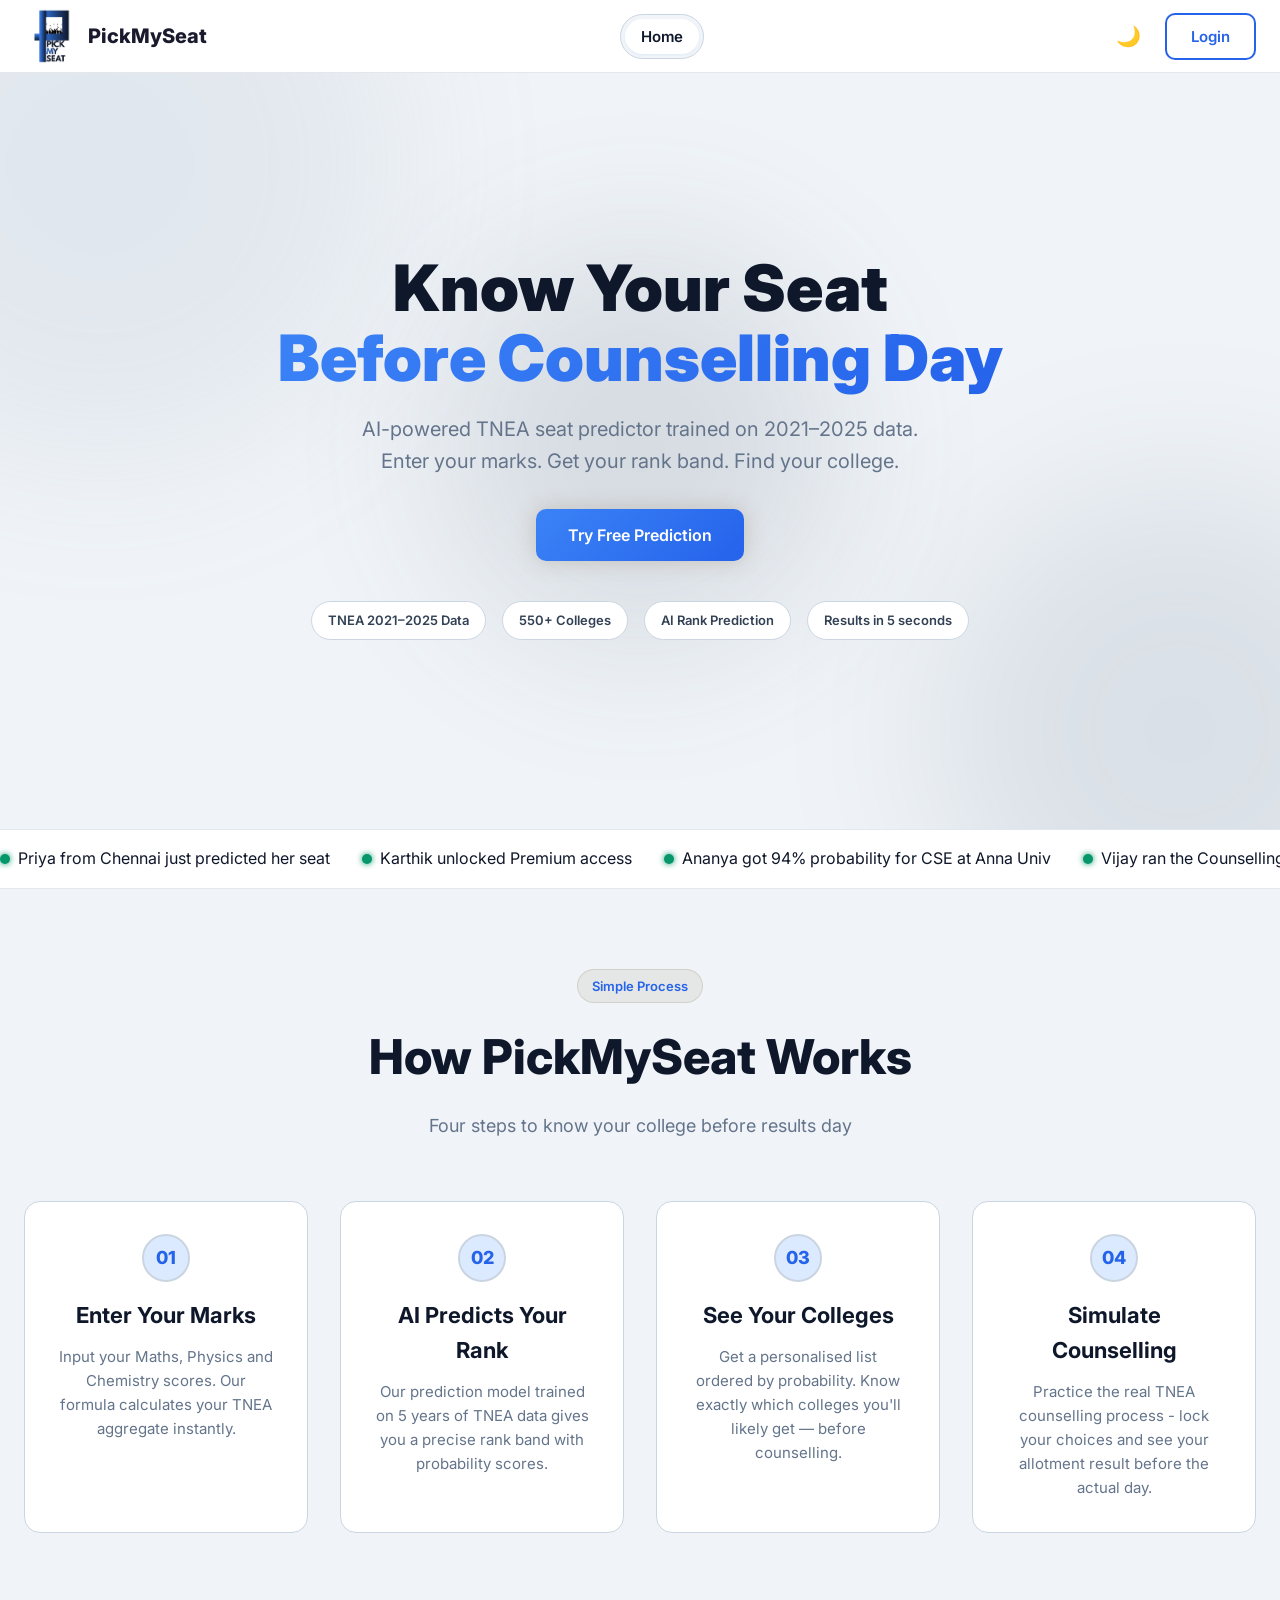
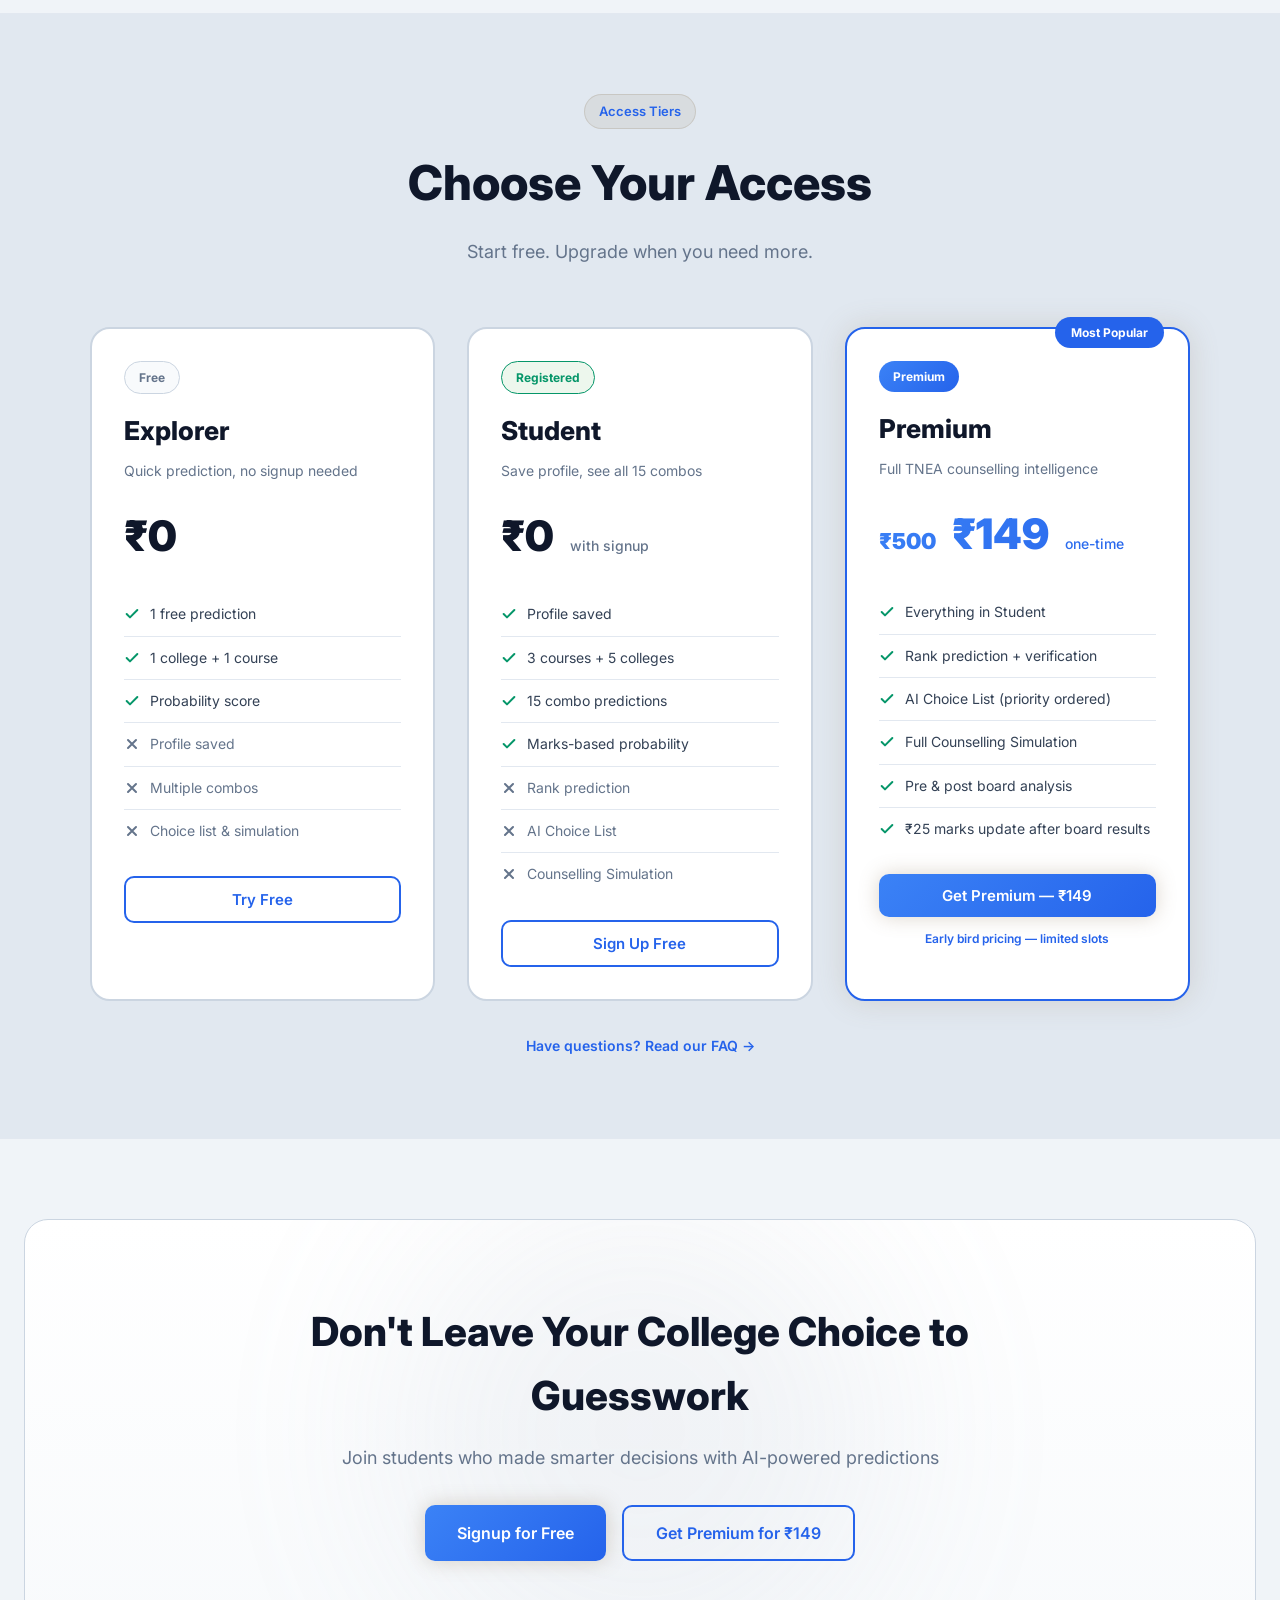
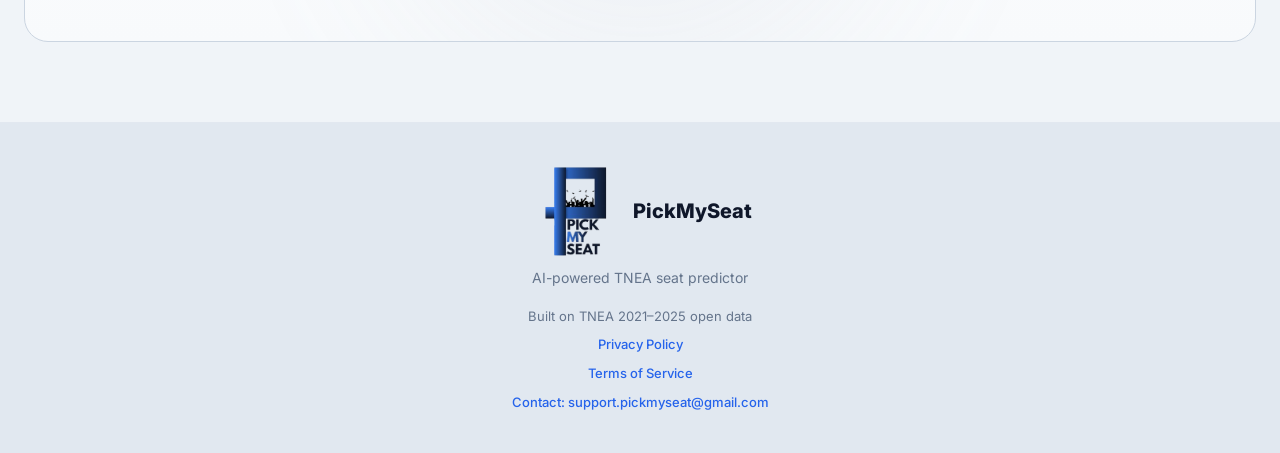
<file: frontend/index.html>
<!DOCTYPE html>
<html lang="en">
<head>
  <meta charset="UTF-8" />
  <meta name="viewport" content="width=device-width, initial-scale=1.0" />
  <link rel="icon" type="image/png" href="logo.png" />
  <meta name="description" content="PickMySeat predicts your TNEA college seat. Enter your marks and get your top 5 college recommendations with admission probability." />
  <meta name="keywords" content="TNEA, engineering admission, Tamil Nadu, college predictor, seat allotment, TNEA 2026" />
  <meta property="og:title" content="PickMySeat — Know Your College Before Results" />
  <meta property="og:description" content="Predict your TNEA college seat with AI. Top 5 recommendations with admission probability." />
  <meta property="og:type" content="website" />
  <meta property="og:url" content="https://pickmyseat.vercel.app" />
  <meta property="og:image" content="/og-image.png" />
  <meta name="twitter:card" content="summary_large_image" />
  <meta name="twitter:title" content="PickMySeat — Know Your College Before Results" />
  <meta name="twitter:description" content="Predict your TNEA college seat. Top 5 recommendations with admission probability." />
  <meta name="twitter:image" content="/og-image.png" />
  <link rel="canonical" href="https://pickmyseat.vercel.app" />
  <title>PickMySeat — TNEA College Seat Predictor</title>
  <link rel="preconnect" href="https://fonts.googleapis.com" />
  <link href="https://fonts.googleapis.com/css2?family=Inter:wght@300;400;500;600;700;800;900&display=swap" rel="stylesheet" />
  <link rel="stylesheet" href="styles.css" />
  <script src="https://checkout.razorpay.com/v1/checkout.js"></script>
</head>
<body>

  <div id="loader-overlay">
    <div id="loader-spinner"></div>
  </div>

  <div id="error-toast"></div>

  <div id="toast" class="toast hidden"></div>

  <!-- UPGRADE MODAL -->
  <div id="upgradeModal" class="modal-overlay hidden">
    <div class="modal-box">
      <button class="modal-close" onclick="closeUpgradeModal()">✕</button>
      <div class="modal-badge">Premium Feature</div>
      <h2 class="modal-title">Unlock Full Access</h2>
      <p class="modal-subtitle" id="upgradeReason">This feature is available for Premium users.</p>
      <div class="price-block">
        <span class="price-old">₹500</span>
        <span class="price-new">₹149</span>
        <span class="price-label">one-time · lifetime access</span>
      </div>
      <div class="early-bird-badge">
        Early Bird — Only <span id="slotsLeft">23</span> slots left at this price
      </div>
      <ul class="feature-checklist">
        <li>Unlimited rank & seat predictions</li>
        <li>AI-generated Choice List (priority ordered)</li>
        <li>Full TNEA Counselling Simulation</li>
        <li>15 college-course probability combos</li>
        <li>Pre & post board result analysis</li>
        <li>Rank verification & error checking</li>
      </ul>
      <div class="fear-text">
        Without Choice Builder, you might miss your dream college
      </div>
      <button class="btn-primary btn-glow btn-full" onclick="initiatePayment()">
        Get Premium for ₹149
      </button>
      <p class="modal-footer-note">
        Students with Premium made 3x better college choices · Secure payment via Razorpay
      </p>
    </div>
  </div>

  <!-- PAYMENT CONFIRMATION MODAL -->
  <div id="payConfirmModal" class="modal-overlay hidden">
    <div class="modal-box">
      <button class="modal-close" onclick="closePayConfirm()">✕</button>
      <h2 class="modal-title">Confirm Your Details</h2>
      <p class="modal-subtitle">
        Please verify your marks before payment.<br/>
        <strong>Marks can only be entered once. You'll need to pay ₹25 to update them later.</strong>
      </p>
      <div id="payConfirmContent" class="confirm-data-box"></div>
      <div class="confirm-notice">
        Once payment is made, marks are locked. Board result update costs ₹25 extra.
      </div>
      <div class="modal-actions">
        <button class="btn-secondary" onclick="closePayConfirm()">Edit Details</button>
        <button class="btn-primary btn-glow" onclick="confirmPayment()">Confirm & Pay ₹149</button>
      </div>
    </div>
  </div>

  <!-- MARKS UPDATE MODAL ₹25 -->
  <div id="marksUpdateModal" class="modal-overlay hidden">
    <div class="modal-box">
      <button class="modal-close" onclick="closeMarksUpdate()">✕</button>
      <div class="modal-badge" style="background:rgba(245,158,11,0.15);color:var(--warning);border-color:rgba(245,158,11,0.3)">
        Update Marks
      </div>
      <h2 class="modal-title">Update Your Marks</h2>
      <p class="modal-subtitle">
        Your marks are locked after first submission. To update them after board results,
        a one-time fee of <strong>₹25</strong> applies.
      </p>
      <div class="price-block">
        <span class="price-new" style="font-size:28px">₹25</span>
        <span class="price-label">one-time marks update</span>
      </div>
      <div style="background:rgba(108,99,255,0.1);border:1px solid rgba(108,99,255,0.3);border-radius:8px;padding:12px 16px;margin-bottom:16px;font-size:13px;color:var(--text-secondary)">
        <strong>Edit your marks below first</strong>, then click Pay ₹25 to save them. Your marks will be locked again after payment.
      </div>
      <div class="form-group" style="margin-top:16px">
        <label>Mathematics <span class="label-note">/ 100</span></label>
        <input type="number" id="updateMath" min="0" max="100" class="text-input" placeholder="e.g. 92"/>
      </div>
      <div class="form-group">
        <label>Physics <span class="label-note">/ 100</span></label>
        <input type="number" id="updatePhysics" min="0" max="100" class="text-input" placeholder="e.g. 88"/>
      </div>
      <div class="form-group">
        <label>Chemistry <span class="label-note">/ 100</span></label>
        <input type="number" id="updateChemistry" min="0" max="100" class="text-input" placeholder="e.g. 85"/>
      </div>
      <div class="modal-actions" style="margin-top:20px">
        <button class="btn-secondary" onclick="closeMarksUpdate()">Cancel</button>
        <button class="btn-primary btn-glow" onclick="confirmMarksUpdate()">Pay ₹25 & Update</button>
      </div>
    </div>
  </div>

  <!-- NAVBAR -->
   <div id="rankListBanner" class="hidden"></div>
  <nav class="navbar" id="navbar">
    <div class="nav-container">
      <div class="nav-brand" onclick="navigateTo('landing')">
        <img class="brand-icon-img" src="logo.png" alt="PickMySeat"/>
     
        <span class="brand-name">PickMySeat</span>
        <span id="navTierBadge" class="nav-tier-badge hidden"></span>
      </div>
      <div class="nav-links">
        <button class="nav-link" id="navHome" onclick="navigateTo('landing')">Home</button>
        <button class="nav-link hidden" id="navDashboard" onclick="navigateTo('dashboard')">Dashboard</button>
        <button class="nav-link hidden" id="navProfile" onclick="navigateTo('profile')">Profile</button>
      </div>
      <div class="nav-actions">
        <button class="icon-btn theme-toggle" id="themeToggleBtn" onclick="toggleTheme()" title="Toggle Dark Mode" style="background:transparent;border:none;font-size:20px;cursor:pointer;margin-right:12px;">
          🌙
        </button>
        <div class="hidden" id="navUserBlock">
          <div class="nav-user" onclick="toggleUserMenu()">
            <div class="nav-avatar" id="navAvatar">S</div>
            <span id="navUserName">Student</span>
            <span class="nav-chevron">▾</span>
          </div>
          <div class="user-dropdown hidden" id="userDropdown">
            <div class="dropdown-info" id="dropdownInfo"></div>
            <hr class="dropdown-divider"/>
            <button class="dropdown-item" onclick="navigateTo('profile')">Edit Profile</button>
            <button class="dropdown-item" onclick="navigateTo('profile')">Profile</button>
            <button class="dropdown-item" onclick="navigateTo('dashboard')">Dashboard</button>
            <div class="dropdown-divider"></div>
            <a href="privacy.html" target="_blank" rel="noopener noreferrer" class="dropdown-item" style="display:flex;align-items:center;text-decoration:none;color:var(--text-primary)">Privacy Policy</a>
            <a href="terms.html" target="_blank" rel="noopener noreferrer" class="dropdown-item" style="display:flex;align-items:center;text-decoration:none;color:var(--text-primary)">Terms of Service</a>
            <hr class="dropdown-divider"/>
            <button class="dropdown-item danger" onclick="logout()">Logout</button>
          </div>
        </div>
        <button class="btn-outline hidden" id="navLoginBtn" onclick="navigateTo('auth')">Login</button>
        <button class="btn-primary nav-premium hidden" id="navUpgradeBtn" onclick="showUpgradeModal('nav')">
          Get Premium
        </button>
      </div>
    </div>
  </nav>

  <!-- PAGE: LANDING -->
  <div id="page-landing" class="page active">

    <section class="hero">
      <div class="hero-bg-orb orb1"></div>
      <div class="hero-bg-orb orb2"></div>
      <div class="hero-bg-orb orb3"></div>
      <div class="hero-content">
        <h1 class="hero-title animate-slide-up">
          Know Your Seat<br/>
          <span class="gradient-text">Before Counselling Day</span>
        </h1>
        <p class="hero-subtitle animate-slide-up delay-1">
          AI-powered TNEA seat predictor trained on 2021–2025 data.<br/>
          Enter your marks. Get your rank band. Find your college.
        </p>
        <div class="hero-actions animate-slide-up delay-2">
         
<button class="btn-primary btn-glow btn-large" id="heroTryPredictionBtn" onclick="navigateTo('free-predict')">
            Try Free Prediction
          </button>
          <button class="btn-outline btn-large" id="heroGetAccessBtn" onclick="getFullAccess()">
            Get Full Access
          </button>
        </div>
        <div class="hero-stats animate-fade-in delay-3">
          <div class="stat-chip">TNEA 2021–2025 Data</div>
          <div class="stat-chip">550+ Colleges</div>
          <div class="stat-chip">AI Rank Prediction</div>
          <div class="stat-chip">Results in 5 seconds</div>
        </div>
      </div>
    </section>

    <div class="proof-ticker">
      <div class="ticker-track" id="tickerTrack"></div>
    </div>

    <section class="section">
      <div class="section-container">
        <div class="section-header">
          <span class="section-tag">Simple Process</span>
          <h2 class="section-title">How PickMySeat Works</h2>
          <p class="section-desc">Four steps to know your college before results day</p>
        </div>
        <div class="steps-grid">
          <div class="step-card animate-on-scroll">
            <div class="step-number">01</div>
            <h3>Enter Your Marks</h3>
            <p>Input your Maths, Physics and Chemistry scores. Our formula calculates your TNEA aggregate instantly.</p>
          </div>
          <div class="step-card animate-on-scroll">
            <div class="step-number">02</div>
            <h3>AI Predicts Your Rank</h3>
            <p>Our prediction model trained on 5 years of TNEA data gives you a precise rank band with probability scores.</p>
          </div>
          <div class="step-card animate-on-scroll">
            <div class="step-number">03</div>
            <h3>See Your Colleges</h3>
            <p>Get a personalised list ordered by probability. Know exactly which colleges you'll likely get — before counselling.</p>
          </div>
          <div class="step-card animate-on-scroll">
            <div class="step-number">04</div>
            <h3>Simulate Counselling</h3>
            <p>Practice the real TNEA counselling process - lock your choices and see your allotment result before the actual day.</p>
          </div>
        </div>
      </div>
    </section>

    <section class="section section-dark" id="tiersSection">
      <div class="section-container">
        <div class="section-header">
          <span class="section-tag">Access Tiers</span>
          <h2 class="section-title">Choose Your Access</h2>
          <p class="section-desc">Start free. Upgrade when you need more.</p>
        </div>
        <div class="tiers-grid">

          <div class="tier-card animate-on-scroll">
            <div class="tier-badge free">Free</div>
            <h3 class="tier-name">Explorer</h3>
            <p class="tier-desc">Quick prediction, no signup needed</p>
            <div class="tier-price">₹0</div>
            <ul class="tier-features">
              <li class="included">1 free prediction</li>
              <li class="included">1 college + 1 course</li>
              <li class="included">Probability score</li>
              <li class="excluded">Profile saved</li>
              <li class="excluded">Multiple combos</li>
              <li class="excluded">Choice list & simulation</li>
            </ul>
            <button class="btn-outline btn-full" onclick="navigateTo('free-predict')">Try Free</button>
          </div>

          <div class="tier-card animate-on-scroll">
            <div class="tier-badge registered">Registered</div>
            <h3 class="tier-name">Student</h3>
            <p class="tier-desc">Save profile, see all 15 combos</p>
            <div class="tier-price">₹0 <span class="tier-price-note">with signup</span></div>
            <ul class="tier-features">
              <li class="included">Profile saved</li>
              <li class="included">3 courses + 5 colleges</li>
              <li class="included">15 combo predictions</li>
              <li class="included">Marks-based probability</li>
              <li class="excluded">Rank prediction</li>
              <li class="excluded">AI Choice List</li>
              <li class="excluded">Counselling Simulation</li>
            </ul>
            <button class="btn-outline btn-full" onclick="navigateTo('auth')">Sign Up Free</button>
          </div>

          <div class="tier-card tier-premium animate-on-scroll">
            <div class="tier-badge premium">Premium</div>
            <div class="tier-popular">Most Popular</div>
            <h3 class="tier-name">Premium</h3>
            <p class="tier-desc">Full TNEA counselling intelligence</p>
            <div class="tier-price">
              <span class="price-strike">₹500</span>
              ₹149
              <span class="tier-price-note">one-time</span>
            </div>
            <ul class="tier-features">
              <li class="included">Everything in Student</li>
              <li class="included">Rank prediction + verification</li>
              <li class="included">AI Choice List (priority ordered)</li>
              <li class="included">Full Counselling Simulation</li>
              <li class="included">Pre & post board analysis</li>
              <li class="included">₹25 marks update after board results</li>
            </ul>
            <button class="btn-primary btn-glow btn-full" onclick="showUpgradeModal('tier')">
              Get Premium — ₹149
            </button>
            <p class="tier-footer">Early bird pricing — limited slots</p>
          </div>

        </div>

        <div style="text-align:center;margin-top:32px">
          <a href="faq.html" target="_blank" rel="noopener noreferrer" style="font-size:14px;color:var(--accent);text-decoration:none;font-weight:600">Have questions? Read our FAQ →</a>
        </div>
      </div>
    </section>



    <section class="cta-banner">
      <div class="cta-bg-orb"></div>
      <div class="cta-content">
        <h2>Don't Leave Your College Choice to Guesswork</h2>
        <p>Join students who made smarter decisions with AI-powered predictions</p>
        <div class="cta-actions">
          <button class="btn-primary btn-glow btn-large" onclick="navigateTo('auth')">
            Signup for Free
          </button>
          <button class="btn-outline btn-large" id="ctaPremiumBtn" onclick="showUpgradeModal('cta')">
            Get Premium for ₹149
          </button>
        </div>
      </div>
    </section>

    <footer class="footer">
      <div class="footer-container">
        <div class="footer-brand">
          <div class="footer-brand-top">
            <img class="brand-icon-img" src="logo.png" alt="PickMySeat"/>
            <span class="brand-name">PickMySeat</span>
          </div>
          <p>AI-powered TNEA seat predictor</p>
        </div>
        <div class="footer-links">
          <span>Built on TNEA 2021–2025 open data</span>
          <a href="privacy.html" target="_blank" rel="noopener noreferrer" style="color:var(--accent);text-decoration:none;font-weight:500">Privacy Policy</a>
          <a href="terms.html" target="_blank" rel="noopener noreferrer" style="color:var(--accent);text-decoration:none;font-weight:500">Terms of Service</a>
          <a href="mailto:support.pickmyseat@gmail.com" style="color:var(--accent);text-decoration:none;font-weight:500">Contact: support.pickmyseat@gmail.com</a>
        </div>
      </div>
    </footer>

  </div>

  <!-- PAGE: FREE PREDICT -->
  <div id="page-free-predict" class="page hidden">
    <div class="page-container narrow">

      <button class="back-btn" onclick="navigateTo('landing')">← Back</button>

      <div class="free-predict-header">
        <div class="free-badge">Free Prediction — No Signup</div>
        <h1>Try PickMySeat Free</h1>
        <p>Enter your marks, pick 1 college and 1 course. Get instant probability.</p>
        <div class="cookie-usage-bar" id="cookieUsageBar"></div>
      </div>

      <div class="card" id="freePredictForm">

        <div class="form-section">
          <h3 class="form-section-title">Your Marks <span class="marks-note">(out of 100 each)</span></h3>
          <div class="marks-grid">
            <div class="marks-field">
              <label>Mathematics <span class="label-note">/ 100</span></label>
              <input type="number" id="freeMath" min="0" max="100" step="0.5"
                placeholder="e.g. 87" oninput="if(this.value>100)this.value=100;if(this.value<0)this.value=0;updateFreeAggregate()" class="marks-input"/>
              <div class="marks-bar-wrap"><div class="marks-bar" id="mathBar"></div></div>
            </div>
            <div class="marks-field">
              <label>Physics <span class="label-note">/ 100</span></label>
              <input type="number" id="freePhysics" min="0" max="100" step="0.5"
                placeholder="e.g. 92" oninput="if(this.value>100)this.value=100;if(this.value<0)this.value=0;updateFreeAggregate()" class="marks-input"/>
              <div class="marks-bar-wrap"><div class="marks-bar" id="physicsBar"></div></div>
            </div>
            <div class="marks-field">
              <label>Chemistry <span class="label-note">/ 100</span></label>
              <input type="number" id="freeChemistry" min="0" max="100" step="0.5"
                placeholder="e.g. 78" oninput="if(this.value>100)this.value=100;if(this.value<0)this.value=0;updateFreeAggregate()" class="marks-input"/>
              <div class="marks-bar-wrap"><div class="marks-bar" id="chemBar"></div></div>
            </div>
          </div>
          <div class="aggregate-display">
            <div>
              <span class="agg-label">TNEA Aggregate</span>
              <div class="agg-formula-note">= (Maths/2) + (Physics/4) + (Chemistry/4) × 2</div>
            </div>
            <span class="agg-value" id="freeAggValue">— / 200</span>
          </div>
        </div>

        <div class="form-section">
          <h3 class="form-section-title">Preferred College <span class="marks-note">(choose 1)</span></h3>
          <div class="filter-row">
            <select class="select-input" id="freeCollegeType" onchange="filterFreeColleges()">
              <option value="">All Types</option>
              <option value="government">Government</option>
              <option value="aided">Government Aided</option>
              <option value="private">Self-Financing</option>
            </select>
          </div>
          <!-- Replace old college select with search container -->
          <div id="freeCollegeSearchContainer"></div>
        </div>

        <div class="form-section">
          <h3 class="form-section-title">Preferred Course <span class="marks-note">(choose 1)</span></h3>
          <select class="select-input full-width" id="freeCourse">
            <option value="">Select a course...</option>
          </select>
        </div>

        <div class="form-section">
          <div class="form-group">
            <label>Community</label>
            <select id="freeCategory" class="select-input full-width">
              <option value="OC">OC (Open Category)</option>
              <option value="BC">BC</option>
              <option value="BCM">BCM</option>
              <option value="MBC">MBC</option>
              <option value="SC">SC</option>
              <option value="SCA">SCA</option>
              <option value="ST">ST</option>
            </select>
          </div>
        </div>

        <button class="btn-primary btn-glow btn-full" onclick="runFreePrediction()">
          Predict My Seat
        </button>

        <div class="login-nudge">
          <span>Want to see 15 college-course combinations?</span>
          <button class="btn-outline" onclick="navigateTo('auth')">Sign Up Free →</button>
        </div>

      </div>

      <!-- Free Result -->
      <div class="card hidden" id="freeResultCard">
        <div class="result-header">
          <h2>Your Prediction</h2>
          <div class="result-college" id="resultCollegeName"></div>
          <div class="result-course"  id="resultCourseName"></div>
        </div>

        <div class="probability-display">
          <div class="prob-ring-wrap">
            <svg class="prob-ring" viewBox="0 0 120 120">
              <circle cx="60" cy="60" r="50" fill="none" stroke="var(--border2)" stroke-width="10"/>
              <circle cx="60" cy="60" r="50" fill="none" stroke-width="10"
                stroke-dasharray="314" stroke-dashoffset="314"
                id="probRingCircle" stroke-linecap="round"/>
            </svg>
            <div class="prob-center">
              <span class="prob-percent" id="resultProbPercent">0%</span>
              <span class="prob-label">Probability</span>
            </div>
          </div>
          <div class="prob-details">
            <div class="prob-stat">
              <span class="prob-stat-label">Your Aggregate</span>
              <span class="prob-stat-value" id="resultAggregate">—</span>
            </div>
            <div class="prob-stat">
              <span class="prob-stat-label">Predicted Rank Band</span>
              <span class="prob-stat-value" id="resultRankBand">—</span>
            </div>
            <div class="prob-stat">
              <span class="prob-stat-label">Closing Rank</span>
              <span class="prob-stat-value" id="resultCutoff">—</span>
            </div>
            <div class="prob-stat">
              <span class="prob-stat-label">Status</span>
              <span class="prob-stat-value" id="resultStatus">—</span>
            </div>
          </div>
        </div>

        <div id="freeCommunityNote" class="community-fallback-note hidden"></div>

        <div class="free-result-list hidden" id="freeResultList"></div>

        <div class="result-message" id="resultMessage"></div>

        <div class="upgrade-nudge">
          <div class="nudge-text">
            <strong>See all 15 college-course combinations</strong>
            <span>Sign up free — 3 courses × 5 colleges with probabilities</span>
          </div>
          <button class="btn-primary" onclick="navigateTo('auth')">Sign Up Free</button>
        </div>

        <div class="upgrade-nudge" style="margin-top:8px">
          <div class="nudge-text">
            <strong>Get AI Choice List + Counselling Simulation</strong>
            <span>Students with Premium made 3x better college choices</span>
          </div>
          <button class="btn-primary btn-glow" onclick="showUpgradeModal('result')">₹149 Premium</button>
        </div>

        <div class="used-notice">
          You've used your free prediction.
          <button class="link-btn" onclick="navigateTo('auth')">Login to predict more →</button>
        </div>
      </div>

    </div>
  </div>

  <!-- PAGE: AUTH -->
  <div id="page-auth" class="page hidden">
    <div class="page-container narrow center-page">
      <div class="auth-box">
        <div class="auth-brand">
          <img class="brand-icon-img large" src="logo.png" alt="PickMySeat"/>
          
          <h2>PickMySeat</h2>
        </div>
        <div class="auth-tabs">
          <button class="auth-tab active" id="loginTab" onclick="switchAuth('login')">Login</button>
          <button class="auth-tab" id="signupTab" onclick="switchAuth('signup')">Sign Up</button>
        </div>

        <div id="loginForm">
          <div class="form-group">
            <label>Email</label>
            <input type="email" id="loginEmail" class="text-input" placeholder="your@email.com"/>
          </div>
<div class="form-group">
    <div style="display:flex;justify-content:space-between;align-items:center;margin-bottom:6px">
        <label style="margin:0">Password</label>
        <button class="forgot-link" onclick="showForgotPassword()">Forgot password?</button>
    </div>
    <div class="password-field-wrap">
        <input type="password" id="loginPassword" class="text-input" placeholder="••••••••"/>
        <button type="button" class="password-eye-btn" onclick="togglePasswordVisibility('loginPassword', this)">👁️</button>
    </div>
</div>
          <button class="btn-primary btn-glow btn-full" onclick="loginUser()">Login to Dashboard</button>
        </div>

        <!-- FORGOT PASSWORD PANEL -->
        <div id="forgotPasswordForm" class="hidden">
          <div class="forgot-back">
            <button class="forgot-link" onclick="backToLogin()">&#8592; Back to Login</button>
          </div>
          <h3 class="forgot-title">Reset your password</h3>
          <p class="forgot-desc">Enter your account email and we&#39;ll send you a reset link.</p>
          <div class="form-group">
            <label>Email</label>
            <input type="email" id="forgotEmail" class="text-input" placeholder="your@email.com"/>
          </div>
          <button class="btn-primary btn-glow btn-full" onclick="submitForgotPassword()">Send Reset Link</button>
          <div id="forgotSuccessMsg" class="forgot-success hidden">
            &#10003; Reset link sent! Check your inbox and spam folder.
          </div>
        </div>

        <div id="signupForm" class="hidden">
          <div class="form-group">
            <label>Full Name</label>
            <input type="text" id="signupName" class="text-input" placeholder="Your full name"/>
          </div>
          <div class="form-group">
            <label>Email</label>
            <input type="email" id="signupEmail" class="text-input" placeholder="your@email.com"/>
          </div>
          <div class="form-group">
            <label>Mobile Number</label>
            <input type="tel" id="signupMobile" class="text-input" placeholder="99999 99999" maxlength="10" oninput="this.value=this.value.replace(/[^0-9]/g,'').slice(0,10)"/>
          </div>
          <div class="form-group">
            <label>Community</label>
            <select id="signupCategory" class="select-input full-width" required>
              <option value="" disabled selected>Select your community</option>
              <option value="OC">OC (Open Category)</option>
              <option value="BC">BC (Backward Class)</option>
              <option value="BCM">BCM (Backward Class Muslim)</option>
              <option value="MBC">MBC (Most Backward Class)</option>
              <option value="SC">SC (Scheduled Caste)</option>
              <option value="SCA">SCA (Scheduled Caste Arunthathiyar)</option>
              <option value="ST">ST (Scheduled Tribe)</option>
            </select>
          </div>
          <div class="form-group">
            <label>Password</label>
            <div class="password-field-wrap">
              <input type="password" id="signupPassword" class="text-input" placeholder="Min 8 characters"/>
              <button type="button" class="password-eye-btn" onclick="togglePasswordVisibility('signupPassword', this)">👁️</button>
            </div>
          </div>
          <div class="form-group" style="display:flex;align-items:flex-start;gap:8px;margin:20px 0">
            <input type="checkbox" id="signupTermsCheckbox" style="margin-top:4px;cursor:pointer"/>
            <label style="margin:0;font-size:13px;font-weight:400;line-height:1.5;cursor:pointer">
              I agree to the <a href="terms.html" target="_blank" rel="noopener noreferrer" style="color:var(--accent);text-decoration:none;font-weight:600">Terms of Service</a> and <a href="privacy.html" target="_blank" rel="noopener noreferrer" style="color:var(--accent);text-decoration:none;font-weight:600">Privacy Policy</a>
            </label>
          </div>
          <button class="btn-primary btn-glow btn-full" onclick="signupUser()">Create Account</button>
        </div>

        <p class="auth-terms">By continuing, you agree to our Terms of Service and Privacy Policy</p>
      </div>
    </div>
  </div>

  <!-- PAGE: PROFILE -->
  <div id="page-profile" class="page hidden">
    <div class="page-container">

      <div class="profile-header">
        <h1>My Profile</h1>
        <p>Keep your info up to date for accurate predictions</p>
      </div>

      <div class="profile-grid">

        <div class="profile-section-card">
          <h3 class="profile-section-title">Personal Information</h3>
          <div class="form-group">
            <label>Full Name</label>
            <input type="text" id="profileName" class="text-input" placeholder="Your full name" oninput="markProfileDirty()"/>
          </div>
          <div class="form-group">
            <label>Email</label>
            <input type="email" id="profileEmail" class="text-input" placeholder="your@email.com" oninput="markProfileDirty()"/>
          </div>
          <div class="form-group">
            <label>Mobile Number</label>
            <input type="tel" id="profileMobile" class="text-input" placeholder="99999 99999" maxlength="10" oninput="this.value=this.value.replace(/[^0-9]/g,'').slice(0,10); markProfileDirty()"/>
          </div>
          <div class="form-group">
            <label>Application Number <span style="font-size:11px;color:var(--text-muted)">(optional)</span></label>
            <input type="text" id="profileApplicationId" class="text-input" placeholder="e.g. 234567" maxlength="6" inputmode="numeric"
              oninput="this.value=this.value.replace(/[^0-9]/g,'').slice(0,6); markProfileDirty()"/>
          </div>
          <div class="form-group">
            <label>Category</label>
            <select id="profileCategory" class="select-input full-width" onchange="markProfileDirty()">
              <option value="">Select category</option>
              <option value="OC">OC (Open Category)</option>
              <option value="BC">BC</option>
              <option value="BCM">BCM</option>
              <option value="MBC">MBC</option>
              <option value="SC">SC</option>
              <option value="SCA">SCA</option>
              <option value="ST">ST</option>
            </select>
            <div class="marks-lock-note hidden" id="categoryLockNote">Category cannot be changed after initial submission. Contact support if this was entered incorrectly.</div>
          </div>
        </div>

        <div class="profile-section-card">
          <h3 class="profile-section-title">Your Marks <span class="marks-note">(out of 100 each)</span></h3>

          <div class="marks-locked-banner hidden" id="marksLockedBanner">
            <span>Marks locked after first submission</span>
            <button class="link-btn" onclick="openMarksUpdate()">Update for ₹25 →</button>
          </div>

          <div class="marks-lock-note hidden" id="marksLockNote"></div>

          <div id="marksEditableGroup">
            <div class="form-group">
              <label>Mathematics <span class="label-note">/ 100</span></label>
              <input type="number" id="profileMath" min="0" max="100" step="0.5" class="text-input"
                placeholder="e.g. 87" oninput="if(this.value>100)this.value=100;if(this.value<0)this.value=0;updateProfileAggregate(); markProfileDirty()"/>
            </div>
            <div class="form-group">
              <label>Physics <span class="label-note">/ 100</span></label>
              <input type="number" id="profilePhysics" min="0" max="100" step="0.5" class="text-input"
                placeholder="e.g. 92" oninput="if(this.value>100)this.value=100;if(this.value<0)this.value=0;updateProfileAggregate(); markProfileDirty()"/>
            </div>
            <div class="form-group">
              <label>Chemistry <span class="label-note">/ 100</span></label>
              <input type="number" id="profileChemistry" min="0" max="100" step="0.5" class="text-input"
                placeholder="e.g. 78" oninput="if(this.value>100)this.value=100;if(this.value<0)this.value=0;updateProfileAggregate(); markProfileDirty()"/>
            </div>
          </div>

          <div class="aggregate-display">
            <span class="agg-label" style="margin-bottom:0">TNEA Aggregate</span>
            <span class="agg-value" id="profileAggValue">— / 200</span>
          </div>

          <div class="rank-section hidden" id="profileRankSection">
            <h4 class="rank-title">Rank Information</h4>
            <div class="rank-phase-toggle">
              <label class="radio-label">
                <input type="radio" name="rankPhase" value="pre" onchange="setRankPhase('pre')" checked/>
                Before Board Results (Predicted Rank)
              </label>
              <label class="radio-label">
                <input type="radio" name="rankPhase" value="post" onchange="setRankPhase('post')"/>
                After Board Results (Actual Rank)
              </label>
            </div>
            <div class="form-group">
              <label id="rankInputLabel">Predicted Rank (optional)</label>
              <input type="number" id="profileRank" class="text-input" placeholder="e.g. 5000" oninput="markProfileDirty()"/>
            </div>
            <div class="rank-verify-result hidden" id="rankVerifyResult"></div>
          </div>
<div class="rank-section hidden" id="profileAppIdSection">
  <h4 class="rank-title">2026 Rank Verification (Optional)</h4>
  <p style="font-size:12px;color:var(--text-muted);margin-bottom:12px">Optional — enter your Application ID and rank from the official TNEA rank list for more accurate predictions. You can still use all features without this.</p>
  <div class="form-group">
    <label>Application ID</label>
    <input type="text" id="profileAppId" class="text-input" placeholder="e.g. 234567" maxlength="6" inputmode="numeric"
      oninput="this.value=this.value.replace(/[^0-9]/g,'').slice(0,6)"/>
  </div>
  <div class="form-group">
    <label>Your TNEA Rank</label>
    <input type="number" id="profileRankVerify" class="text-input" placeholder="e.g. 4521"/>
  </div>
  <button class="btn-primary" onclick="verifyAndSaveRank()">
    Verify My Rank
  </button>
  <p style="font-size:11px;color:var(--text-muted);margin-top:8px;text-align:center">Without verification, predictions use your marks-based estimated rank. Verified rank gives significantly more accurate results.</p>
  <div id="rankVerifyStatus" class="hidden" style="margin-top:12px;padding:12px;border-radius:8px;font-size:13px;font-weight:600"></div>
</div>

        </div>

        <div class="profile-section-card full-width" id="profileCollegesSection">
          <h3 class="profile-section-title">
            Preferred Colleges
            <span class="marks-note">(up to 5)</span>
          </h3>
          <div class="preferred-grid" id="preferredCollegesGrid"></div>
        </div>

        <div class="profile-section-card full-width" id="profileCoursesSection">
          <h3 class="profile-section-title">
            Preferred Courses
            <span class="marks-note">(up to 3)</span>
          </h3>
          <div class="preferred-grid" id="preferredCoursesGrid"></div>
        </div>

      </div>

      <div class="profile-actions">
        <button class="btn-ghost" onclick="navigateTo('dashboard')">Cancel</button>
        <button class="btn-primary btn-glow" onclick="saveProfile()">Save Profile</button>
      </div>

    </div>
  </div>

  <!-- PAGE: DASHBOARD -->
  <div id="page-dashboard" class="page hidden">
    <div class="page-container">

      <div class="dashboard-header">
        <div>
          <h1>Dashboard</h1>
          <p id="dashWelcome">Welcome back</p>
        </div>
      </div>

      <!-- Top row: info · aggregate · rank (equal thirds) -->
      <div class="dash-top-row">
        <div class="dash-info-card" id="dashInfoCard"></div>
        <div class="dash-info-card" id="dashAggCard"></div>
        <div class="rank-card" id="dashRankCard"></div>
      </div>

      <!-- Grade 1: Rank Input Section -->
      <div class="rank-input-section hidden" id="grade1RankInput">
        <div class="rank-input-card">
          <h3 class="rank-input-title">Submit Your Actual Rank</h3>
          <p class="rank-input-desc">Share your counselling rank to help improve predictions for future students</p>
          <div class="form-group">
            <label>Enter your actual rank</label>
            <input type="number" id="submitRankInput" class="text-input" placeholder="Optional — enter after results are out" min="1"/>
          </div>
          <p class="rank-input-helper">Submitting your rank improves prediction accuracy for future students.</p>
          <button class="btn-primary" onclick="submitGrade1Rank()">Save Rank</button>
        </div>
      </div>

      <div id="dashPredictionArea">
        <div class="dash-section-title">
          <h2>Seat Predictions</h2>
          <p>All your college-course combinations ordered by probability</p>
        </div>
        <div class="combo-grid" id="comboProbGrid"></div>
      </div>

      <!-- Premium Search Container -->
      <div id="premiumSearchWrap"></div>

      <div class="locked-section" id="dashChoiceList" style="margin-top:40px">
        <div class="lock-overlay" id="choiceLockOverlay">
          <span class="lock-icon" aria-hidden="true"><svg viewBox="0 0 24 24" fill="none" stroke="currentColor" stroke-width="2" stroke-linecap="round" stroke-linejoin="round"><rect x="3" y="11" width="18" height="11" rx="2"/><path d="M7 11V7a5 5 0 0 1 10 0v4"/></svg></span>
          <p>AI Choice List — Priority Ordered</p>
          <button class="btn-primary" onclick="showUpgradeModal('choice')">Unlock Premium — ₹149</button>
        </div>
        <div class="dash-section-title">
          <h2>AI Choice List</h2>
          <p>Ordered by probability — highest to lowest. Submit in this order.</p>
        </div>
        <div class="choice-list-wrap" id="choiceListWrap"></div>
      </div>

      <div class="locked-section" id="dashCounselling" style="margin-top:40px;margin-bottom:60px">
        <div class="lock-overlay" id="counsellingLockOverlay">
          <span class="lock-icon" aria-hidden="true"><svg viewBox="0 0 24 24" fill="none" stroke="currentColor" stroke-width="2" stroke-linecap="round" stroke-linejoin="round"><rect x="3" y="11" width="18" height="11" rx="2"/><path d="M7 11V7a5 5 0 0 1 10 0v4"/></svg></span>
          <p>Full TNEA Counselling Simulation</p>
          <button class="btn-primary" onclick="showUpgradeModal('counselling')">Unlock Premium — ₹149</button>
        </div>
        <div class="dash-section-title">
          <h2>Counselling Simulation</h2>
          <p>Step-by-step mock TNEA counselling — practice before the real day</p>
        </div>
        <div class="counselling-sim" id="counsellingSim"></div>
      </div>

    </div>
  </div>

  <script src="app.js"></script>
</body>
</html>
</file>
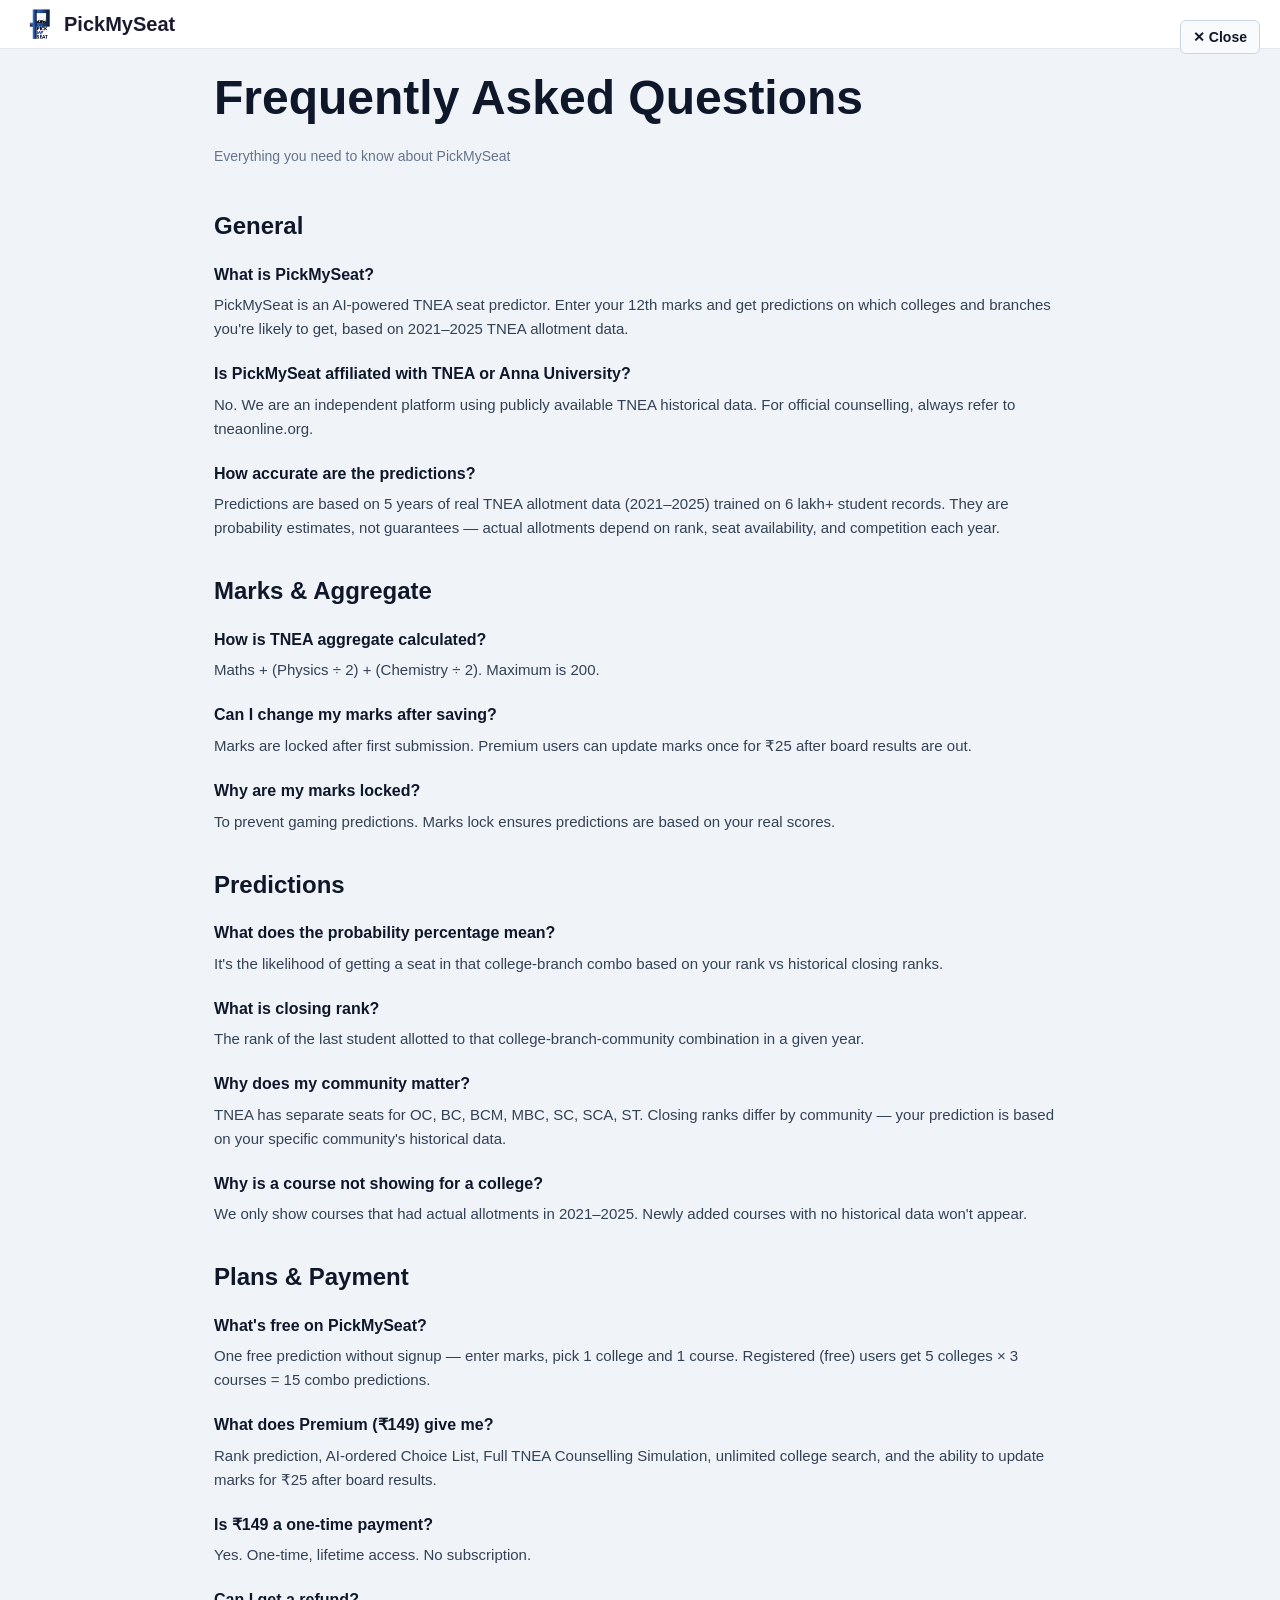
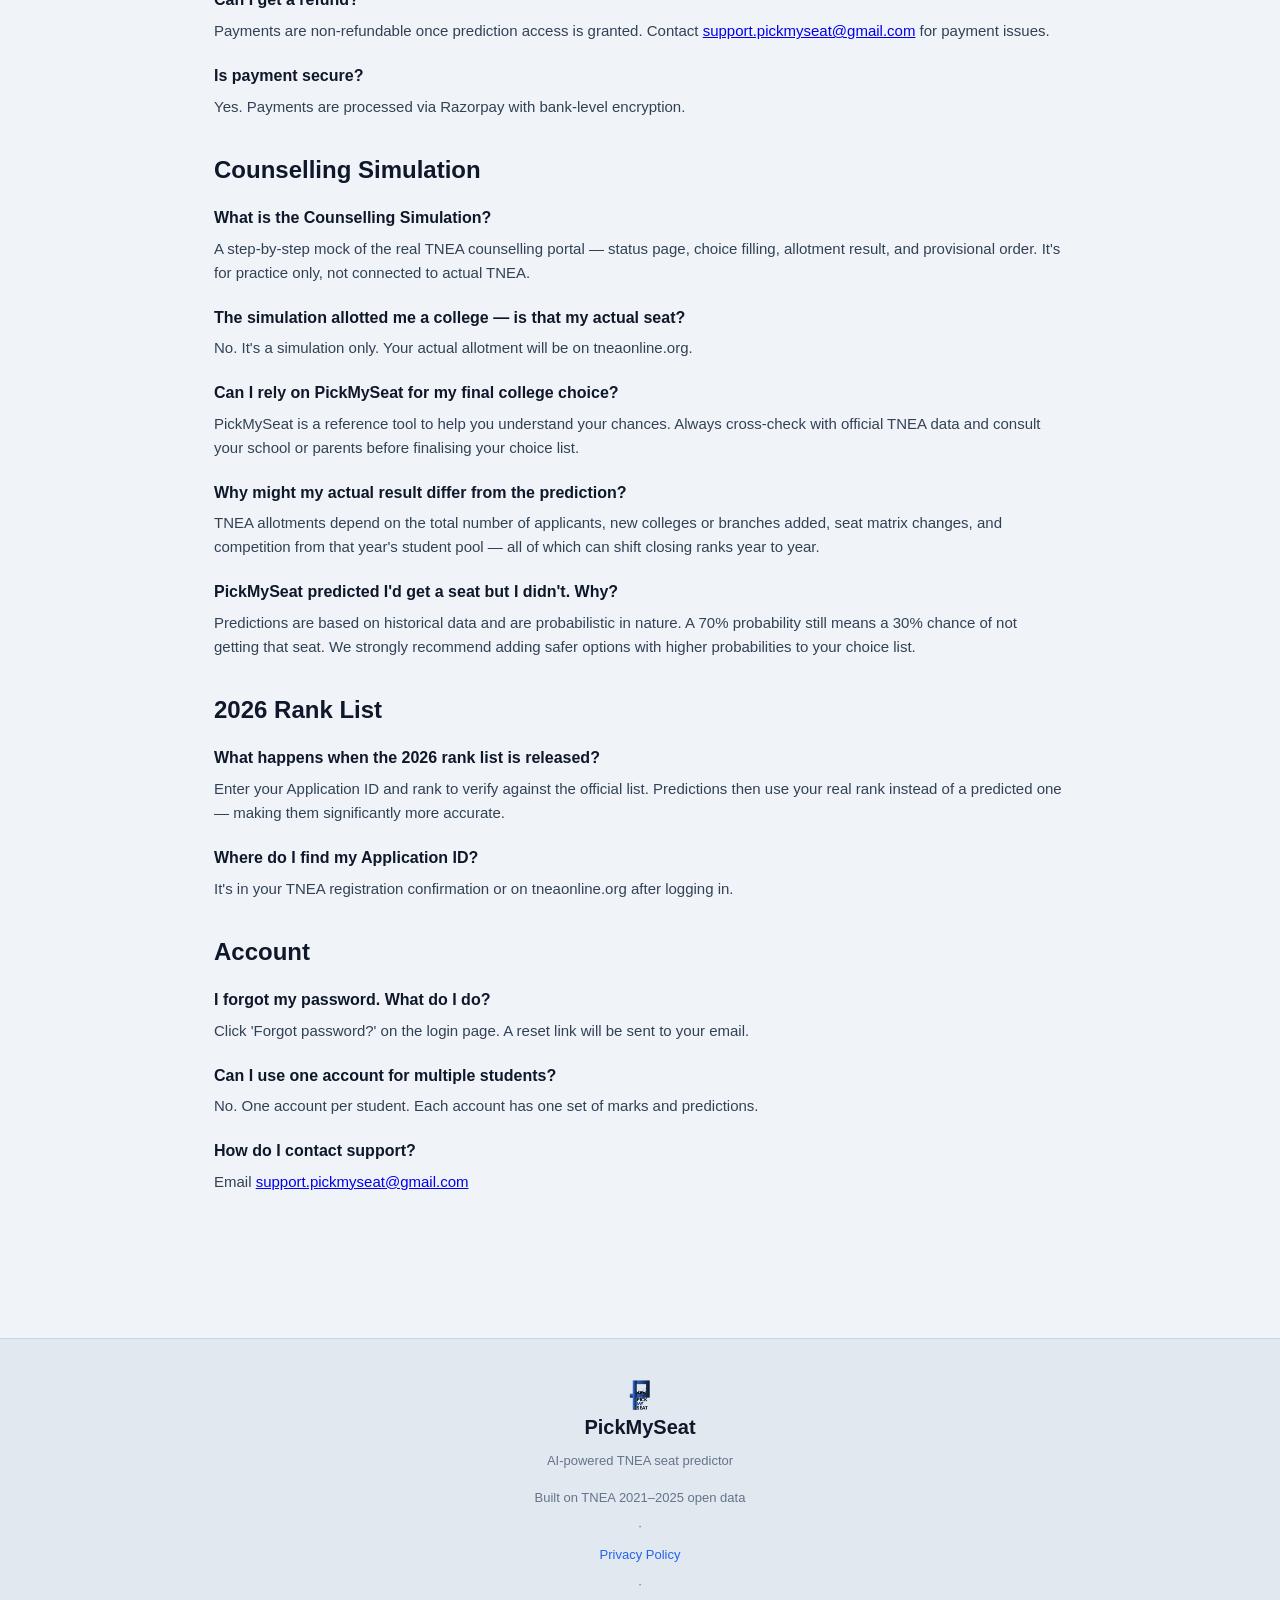
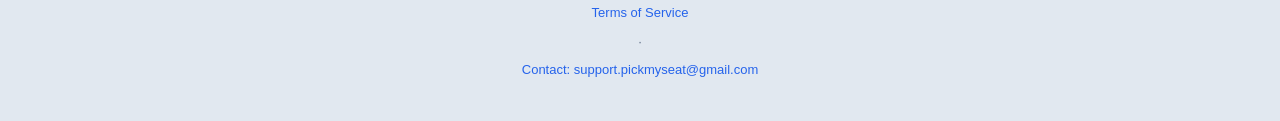
<file: frontend/faq.html>
<!DOCTYPE html>
<html lang="en">
<head>
  <meta charset="UTF-8">
  <meta name="viewport" content="width=device-width, initial-scale=1.0">
  <title>FAQ — PickMySeat</title>
  <link rel="stylesheet" href="styles.css">
</head>
<body>

  <nav class="navbar">
    <div class="nav-container">
      <div class="nav-brand">
        <img class="brand-icon-img" src="logo.png" alt="PickMySeat" style="width:32px;height:32px"/>
        <span class="brand-name">PickMySeat</span>
      </div>
    </div>
  </nav>

  <button onclick="window.close()" style="position:fixed;top:20px;right:20px;background:var(--surface2,#f5f5f5);border:1px solid var(--border2,#ddd);color:var(--text-primary,#1a1a1a);padding:8px 12px;border-radius:6px;cursor:pointer;font-size:14px;font-weight:600;font-family:inherit;z-index:1000;transition:all 0.2s ease">✕ Close</button>

  <div style="max-width:900px;margin:0 auto;padding:60px 24px;font-family:'Inter',-apple-system,BlinkMacSystemFont,'Segoe UI',sans-serif">

    <h1 style="font-size:48px;font-weight:800;margin-bottom:8px;color:var(--text-primary,#1a1a1a)">Frequently Asked Questions</h1>
    <p style="font-size:14px;color:var(--text-muted,#666);margin-bottom:40px">Everything you need to know about PickMySeat</p>

    <h2 style="font-size:24px;font-weight:700;margin-top:32px;margin-bottom:16px;color:var(--text-primary,#1a1a1a)">General</h2>

    <div style="margin-bottom:20px">
      <p style="font-size:16px;font-weight:700;margin-bottom:6px;color:var(--text-primary,#1a1a1a)">What is PickMySeat?</p>
      <p style="font-size:15px;line-height:1.6;color:var(--text-secondary,#333)">PickMySeat is an AI-powered TNEA seat predictor. Enter your 12th marks and get predictions on which colleges and branches you're likely to get, based on 2021–2025 TNEA allotment data.</p>
    </div>
    <div style="margin-bottom:20px">
      <p style="font-size:16px;font-weight:700;margin-bottom:6px;color:var(--text-primary,#1a1a1a)">Is PickMySeat affiliated with TNEA or Anna University?</p>
      <p style="font-size:15px;line-height:1.6;color:var(--text-secondary,#333)">No. We are an independent platform using publicly available TNEA historical data. For official counselling, always refer to tneaonline.org.</p>
    </div>
    <div style="margin-bottom:24px">
      <p style="font-size:16px;font-weight:700;margin-bottom:6px;color:var(--text-primary,#1a1a1a)">How accurate are the predictions?</p>
      <p style="font-size:15px;line-height:1.6;color:var(--text-secondary,#333)">Predictions are based on 5 years of real TNEA allotment data (2021–2025) trained on 6 lakh+ student records. They are probability estimates, not guarantees — actual allotments depend on rank, seat availability, and competition each year.</p>
    </div>

    <h2 style="font-size:24px;font-weight:700;margin-top:32px;margin-bottom:16px;color:var(--text-primary,#1a1a1a)">Marks &amp; Aggregate</h2>

    <div style="margin-bottom:20px">
      <p style="font-size:16px;font-weight:700;margin-bottom:6px;color:var(--text-primary,#1a1a1a)">How is TNEA aggregate calculated?</p>
      <p style="font-size:15px;line-height:1.6;color:var(--text-secondary,#333)">Maths + (Physics ÷ 2) + (Chemistry ÷ 2). Maximum is 200.</p>
    </div>
    <div style="margin-bottom:20px">
      <p style="font-size:16px;font-weight:700;margin-bottom:6px;color:var(--text-primary,#1a1a1a)">Can I change my marks after saving?</p>
      <p style="font-size:15px;line-height:1.6;color:var(--text-secondary,#333)">Marks are locked after first submission. Premium users can update marks once for ₹25 after board results are out.</p>
    </div>
    <div style="margin-bottom:24px">
      <p style="font-size:16px;font-weight:700;margin-bottom:6px;color:var(--text-primary,#1a1a1a)">Why are my marks locked?</p>
      <p style="font-size:15px;line-height:1.6;color:var(--text-secondary,#333)">To prevent gaming predictions. Marks lock ensures predictions are based on your real scores.</p>
    </div>

    <h2 style="font-size:24px;font-weight:700;margin-top:32px;margin-bottom:16px;color:var(--text-primary,#1a1a1a)">Predictions</h2>

    <div style="margin-bottom:20px">
      <p style="font-size:16px;font-weight:700;margin-bottom:6px;color:var(--text-primary,#1a1a1a)">What does the probability percentage mean?</p>
      <p style="font-size:15px;line-height:1.6;color:var(--text-secondary,#333)">It's the likelihood of getting a seat in that college-branch combo based on your rank vs historical closing ranks.</p>
    </div>
    <div style="margin-bottom:20px">
      <p style="font-size:16px;font-weight:700;margin-bottom:6px;color:var(--text-primary,#1a1a1a)">What is closing rank?</p>
      <p style="font-size:15px;line-height:1.6;color:var(--text-secondary,#333)">The rank of the last student allotted to that college-branch-community combination in a given year.</p>
    </div>
    <div style="margin-bottom:20px">
      <p style="font-size:16px;font-weight:700;margin-bottom:6px;color:var(--text-primary,#1a1a1a)">Why does my community matter?</p>
      <p style="font-size:15px;line-height:1.6;color:var(--text-secondary,#333)">TNEA has separate seats for OC, BC, BCM, MBC, SC, SCA, ST. Closing ranks differ by community — your prediction is based on your specific community's historical data.</p>
    </div>
    <div style="margin-bottom:24px">
      <p style="font-size:16px;font-weight:700;margin-bottom:6px;color:var(--text-primary,#1a1a1a)">Why is a course not showing for a college?</p>
      <p style="font-size:15px;line-height:1.6;color:var(--text-secondary,#333)">We only show courses that had actual allotments in 2021–2025. Newly added courses with no historical data won't appear.</p>
    </div>

    <h2 style="font-size:24px;font-weight:700;margin-top:32px;margin-bottom:16px;color:var(--text-primary,#1a1a1a)">Plans &amp; Payment</h2>

    <div style="margin-bottom:20px">
      <p style="font-size:16px;font-weight:700;margin-bottom:6px;color:var(--text-primary,#1a1a1a)">What's free on PickMySeat?</p>
      <p style="font-size:15px;line-height:1.6;color:var(--text-secondary,#333)">One free prediction without signup — enter marks, pick 1 college and 1 course. Registered (free) users get 5 colleges × 3 courses = 15 combo predictions.</p>
    </div>
    <div style="margin-bottom:20px">
      <p style="font-size:16px;font-weight:700;margin-bottom:6px;color:var(--text-primary,#1a1a1a)">What does Premium (₹149) give me?</p>
      <p style="font-size:15px;line-height:1.6;color:var(--text-secondary,#333)">Rank prediction, AI-ordered Choice List, Full TNEA Counselling Simulation, unlimited college search, and the ability to update marks for ₹25 after board results.</p>
    </div>
    <div style="margin-bottom:20px">
      <p style="font-size:16px;font-weight:700;margin-bottom:6px;color:var(--text-primary,#1a1a1a)">Is ₹149 a one-time payment?</p>
      <p style="font-size:15px;line-height:1.6;color:var(--text-secondary,#333)">Yes. One-time, lifetime access. No subscription.</p>
    </div>
    <div style="margin-bottom:20px">
      <p style="font-size:16px;font-weight:700;margin-bottom:6px;color:var(--text-primary,#1a1a1a)">Can I get a refund?</p>
      <p style="font-size:15px;line-height:1.6;color:var(--text-secondary,#333)">Payments are non-refundable once prediction access is granted. Contact <a href="mailto:support.pickmyseat@gmail.com">support.pickmyseat@gmail.com</a> for payment issues.</p>
    </div>
    <div style="margin-bottom:24px">
      <p style="font-size:16px;font-weight:700;margin-bottom:6px;color:var(--text-primary,#1a1a1a)">Is payment secure?</p>
      <p style="font-size:15px;line-height:1.6;color:var(--text-secondary,#333)">Yes. Payments are processed via Razorpay with bank-level encryption.</p>
    </div>

    <h2 style="font-size:24px;font-weight:700;margin-top:32px;margin-bottom:16px;color:var(--text-primary,#1a1a1a)">Counselling Simulation</h2>

    <div style="margin-bottom:20px">
      <p style="font-size:16px;font-weight:700;margin-bottom:6px;color:var(--text-primary,#1a1a1a)">What is the Counselling Simulation?</p>
      <p style="font-size:15px;line-height:1.6;color:var(--text-secondary,#333)">A step-by-step mock of the real TNEA counselling portal — status page, choice filling, allotment result, and provisional order. It's for practice only, not connected to actual TNEA.</p>
    </div>
    <div style="margin-bottom:20px">
      <p style="font-size:16px;font-weight:700;margin-bottom:6px;color:var(--text-primary,#1a1a1a)">The simulation allotted me a college — is that my actual seat?</p>
      <p style="font-size:15px;line-height:1.6;color:var(--text-secondary,#333)">No. It's a simulation only. Your actual allotment will be on tneaonline.org.</p>
    </div>
    <div style="margin-bottom:20px">
      <p style="font-size:16px;font-weight:700;margin-bottom:6px;color:var(--text-primary,#1a1a1a)">Can I rely on PickMySeat for my final college choice?</p>
      <p style="font-size:15px;line-height:1.6;color:var(--text-secondary,#333)">PickMySeat is a reference tool to help you understand your chances. Always cross-check with official TNEA data and consult your school or parents before finalising your choice list.</p>
    </div>
    <div style="margin-bottom:20px">
      <p style="font-size:16px;font-weight:700;margin-bottom:6px;color:var(--text-primary,#1a1a1a)">Why might my actual result differ from the prediction?</p>
      <p style="font-size:15px;line-height:1.6;color:var(--text-secondary,#333)">TNEA allotments depend on the total number of applicants, new colleges or branches added, seat matrix changes, and competition from that year's student pool — all of which can shift closing ranks year to year.</p>
    </div>
    <div style="margin-bottom:24px">
      <p style="font-size:16px;font-weight:700;margin-bottom:6px;color:var(--text-primary,#1a1a1a)">PickMySeat predicted I'd get a seat but I didn't. Why?</p>
      <p style="font-size:15px;line-height:1.6;color:var(--text-secondary,#333)">Predictions are based on historical data and are probabilistic in nature. A 70% probability still means a 30% chance of not getting that seat. We strongly recommend adding safer options with higher probabilities to your choice list.</p>
    </div>

    <h2 style="font-size:24px;font-weight:700;margin-top:32px;margin-bottom:16px;color:var(--text-primary,#1a1a1a)">2026 Rank List</h2>

    <div style="margin-bottom:20px">
      <p style="font-size:16px;font-weight:700;margin-bottom:6px;color:var(--text-primary,#1a1a1a)">What happens when the 2026 rank list is released?</p>
      <p style="font-size:15px;line-height:1.6;color:var(--text-secondary,#333)">Enter your Application ID and rank to verify against the official list. Predictions then use your real rank instead of a predicted one — making them significantly more accurate.</p>
    </div>
    <div style="margin-bottom:24px">
      <p style="font-size:16px;font-weight:700;margin-bottom:6px;color:var(--text-primary,#1a1a1a)">Where do I find my Application ID?</p>
      <p style="font-size:15px;line-height:1.6;color:var(--text-secondary,#333)">It's in your TNEA registration confirmation or on tneaonline.org after logging in.</p>
    </div>

    <h2 style="font-size:24px;font-weight:700;margin-top:32px;margin-bottom:16px;color:var(--text-primary,#1a1a1a)">Account</h2>

    <div style="margin-bottom:20px">
      <p style="font-size:16px;font-weight:700;margin-bottom:6px;color:var(--text-primary,#1a1a1a)">I forgot my password. What do I do?</p>
      <p style="font-size:15px;line-height:1.6;color:var(--text-secondary,#333)">Click 'Forgot password?' on the login page. A reset link will be sent to your email.</p>
    </div>
    <div style="margin-bottom:20px">
      <p style="font-size:16px;font-weight:700;margin-bottom:6px;color:var(--text-primary,#1a1a1a)">Can I use one account for multiple students?</p>
      <p style="font-size:15px;line-height:1.6;color:var(--text-secondary,#333)">No. One account per student. Each account has one set of marks and predictions.</p>
    </div>
    <div style="margin-bottom:24px">
      <p style="font-size:16px;font-weight:700;margin-bottom:6px;color:var(--text-primary,#1a1a1a)">How do I contact support?</p>
      <p style="font-size:15px;line-height:1.6;color:var(--text-secondary,#333)">Email <a href="mailto:support.pickmyseat@gmail.com">support.pickmyseat@gmail.com</a></p>
    </div>

  </div>

  <footer class="footer" style="margin-top:60px;border-top:1px solid var(--border2)">
    <div class="footer-container">
      <div class="footer-brand">
        <img class="brand-icon-img" src="logo.png" alt="PickMySeat" style="width:32px;height:32px"/>
        <span class="brand-name">PickMySeat</span>
        <p style="font-size:13px;color:var(--text-muted,#666);margin-top:8px">AI-powered TNEA seat predictor</p>
      </div>
      <div class="footer-links">
        <span style="font-size:13px">Built on TNEA 2021–2025 open data</span>
        <span>·</span>
        <a href="privacy.html" target="_blank" rel="noopener noreferrer" style="font-size:13px;color:var(--accent);text-decoration:none;font-weight:500">Privacy Policy</a>
        <span>·</span>
        <a href="terms.html" target="_blank" rel="noopener noreferrer" style="font-size:13px;color:var(--accent);text-decoration:none;font-weight:500">Terms of Service</a>
        <span>·</span>
        <a href="mailto:support.pickmyseat@gmail.com" style="font-size:13px;color:var(--accent);text-decoration:none;font-weight:500">Contact: support.pickmyseat@gmail.com</a>
      </div>
    </div>
  </footer>

</body>
</html>
</file>
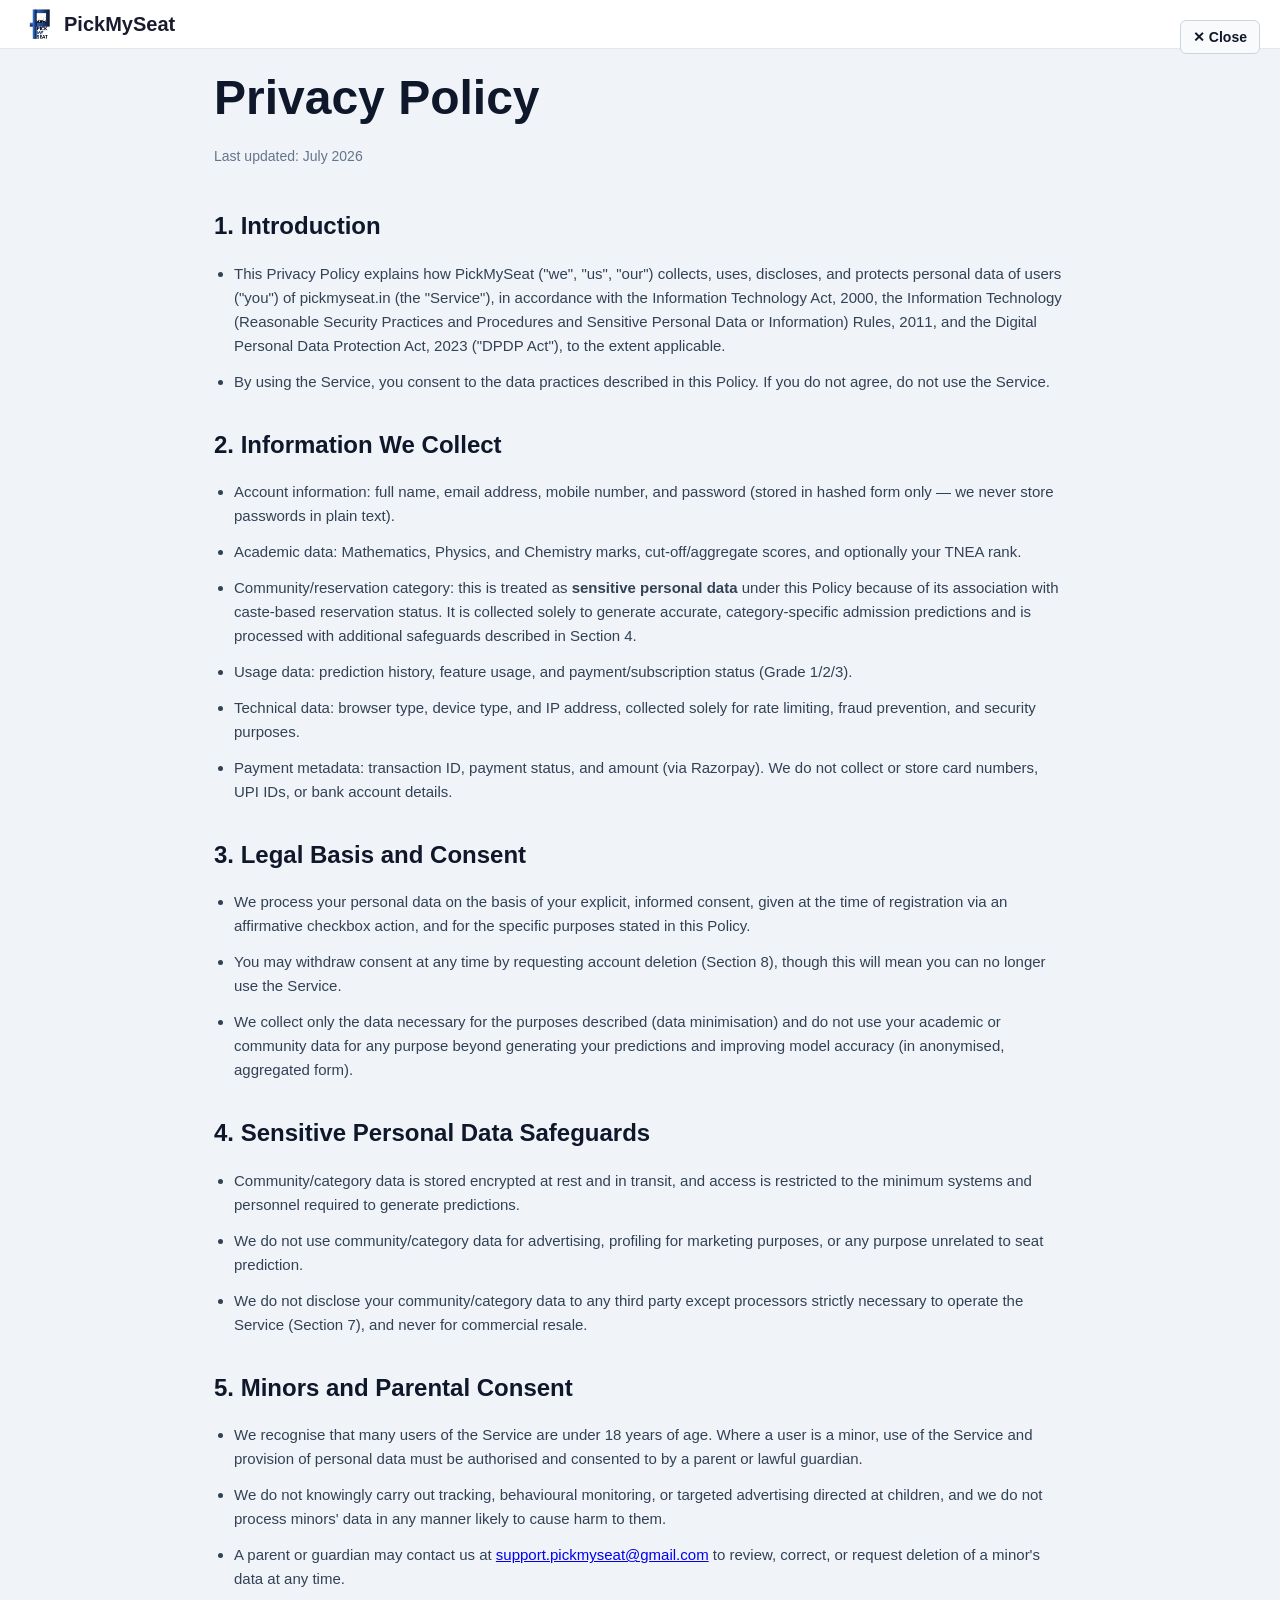
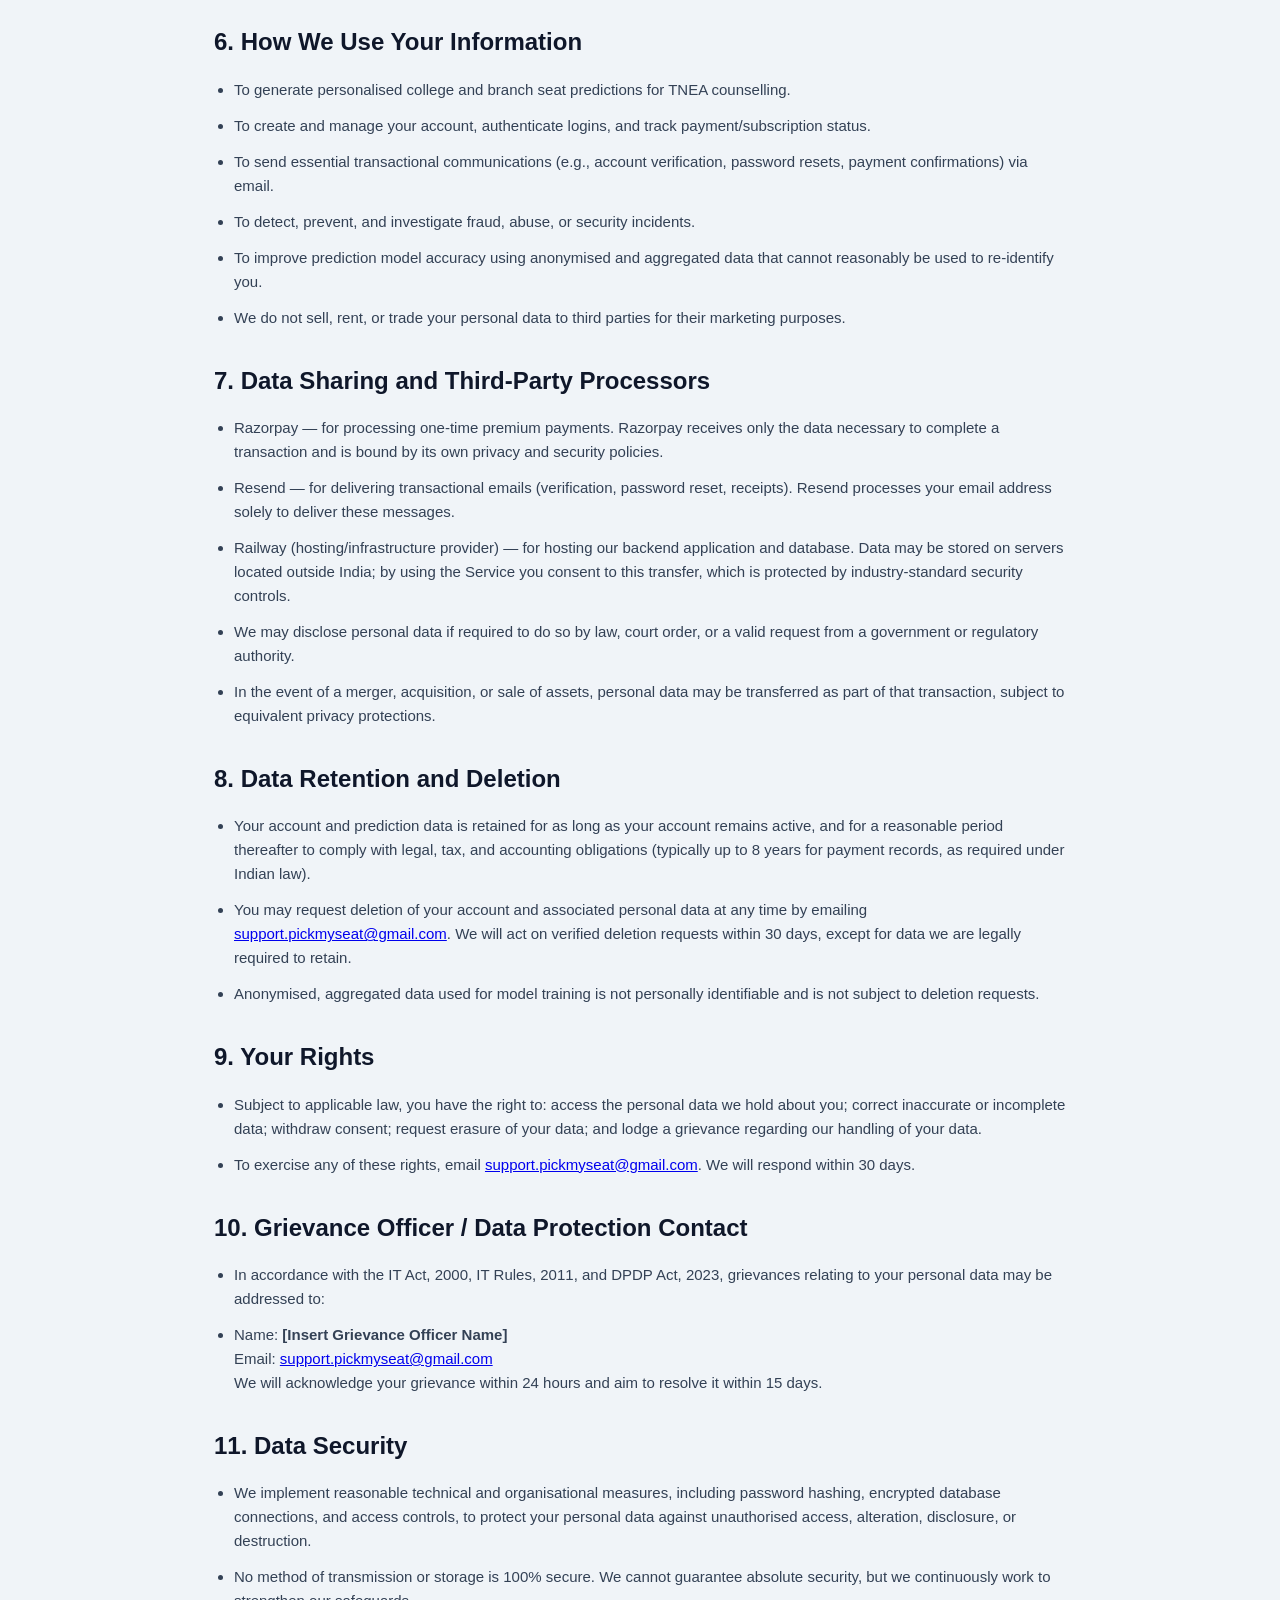
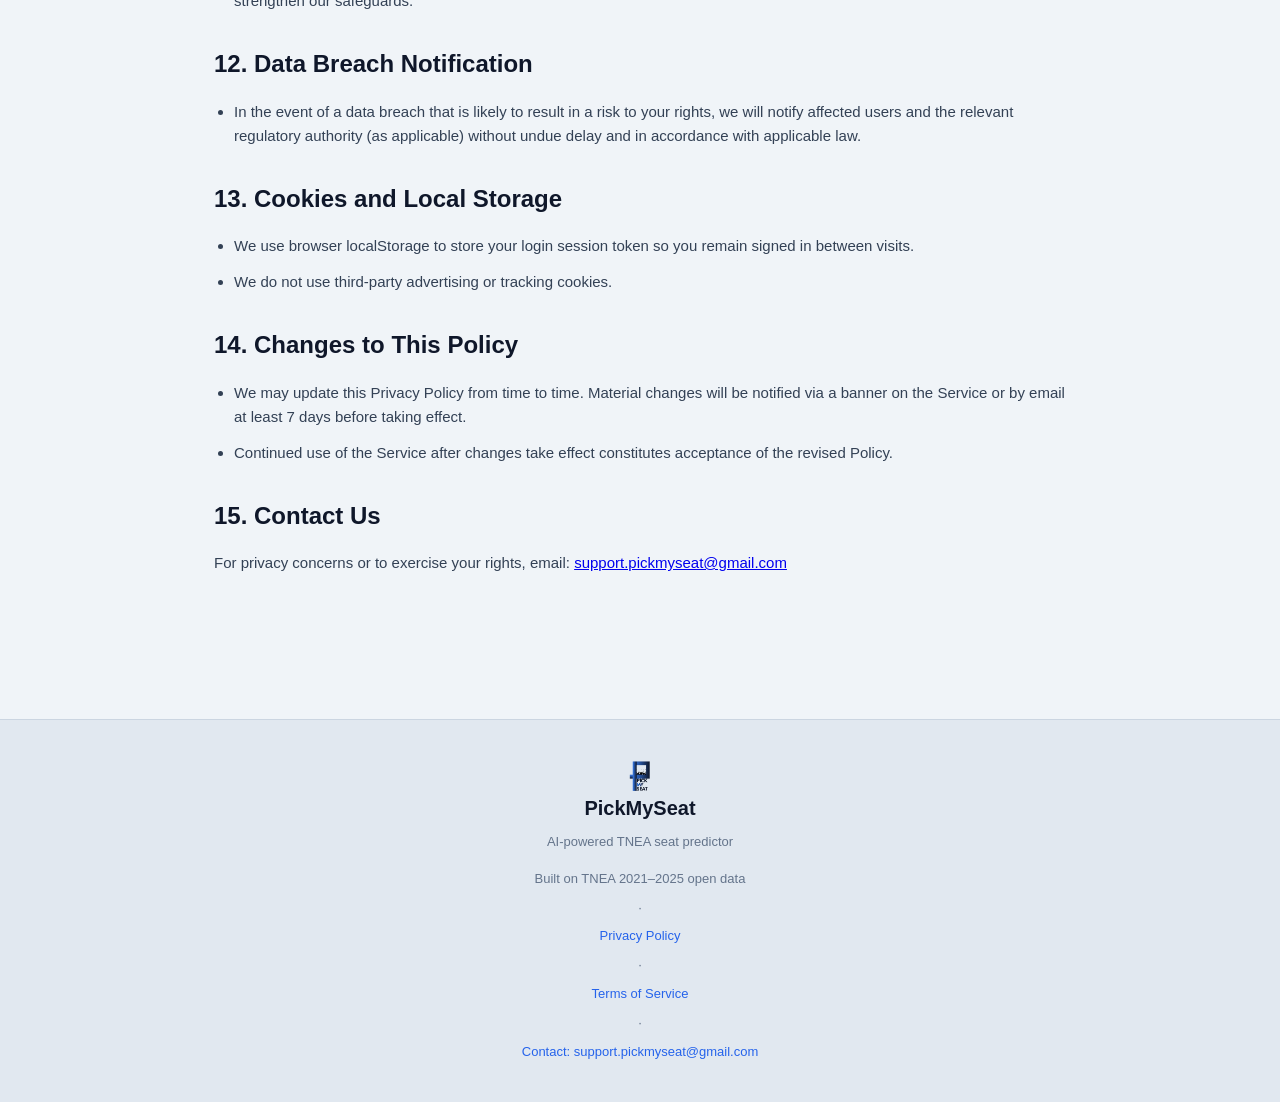
<file: frontend/privacy.html>
<!DOCTYPE html>
<html lang="en">
<head>
  <meta charset="UTF-8">
  <meta name="viewport" content="width=device-width, initial-scale=1.0">
  <title>Privacy Policy — PickMySeat</title>
  <link rel="stylesheet" href="styles.css">
</head>
<body>

  <nav class="navbar">
    <div class="nav-container">
      <div class="nav-brand">
        <img class="brand-icon-img" src="logo.png" alt="PickMySeat" style="width:32px;height:32px"/>
        <span class="brand-name">PickMySeat</span>
      </div>
    </div>
  </nav>

  <button onclick="window.close()" style="position:fixed;top:20px;right:20px;background:var(--surface2,#f5f5f5);border:1px solid var(--border2,#ddd);color:var(--text-primary,#1a1a1a);padding:8px 12px;border-radius:6px;cursor:pointer;font-size:14px;font-weight:600;font-family:inherit;z-index:1000;transition:all 0.2s ease">✕ Close</button>

  <div style="max-width:900px;margin:0 auto;padding:60px 24px;font-family:'Inter',-apple-system,BlinkMacSystemFont,'Segoe UI',sans-serif">

    <h1 style="font-size:48px;font-weight:800;margin-bottom:8px;color:var(--text-primary,#1a1a1a)">Privacy Policy</h1>
    <p style="font-size:14px;color:var(--text-muted,#666);margin-bottom:40px">Last updated: July 2026</p>

    <h2 style="font-size:24px;font-weight:700;margin-top:32px;margin-bottom:16px;color:var(--text-primary,#1a1a1a)">1. Introduction</h2>
    <ul style="margin-bottom:24px;padding-left:20px">
      <li style="margin-bottom:12px;font-size:15px;line-height:1.6;color:var(--text-secondary,#333)">This Privacy Policy explains how PickMySeat ("we", "us", "our") collects, uses, discloses, and protects personal data of users ("you") of pickmyseat.in (the "Service"), in accordance with the Information Technology Act, 2000, the Information Technology (Reasonable Security Practices and Procedures and Sensitive Personal Data or Information) Rules, 2011, and the Digital Personal Data Protection Act, 2023 ("DPDP Act"), to the extent applicable.</li>
      <li style="margin-bottom:12px;font-size:15px;line-height:1.6;color:var(--text-secondary,#333)">By using the Service, you consent to the data practices described in this Policy. If you do not agree, do not use the Service.</li>
    </ul>

    <h2 style="font-size:24px;font-weight:700;margin-top:32px;margin-bottom:16px;color:var(--text-primary,#1a1a1a)">2. Information We Collect</h2>
    <ul style="margin-bottom:24px;padding-left:20px">
      <li style="margin-bottom:12px;font-size:15px;line-height:1.6;color:var(--text-secondary,#333)">Account information: full name, email address, mobile number, and password (stored in hashed form only — we never store passwords in plain text).</li>
      <li style="margin-bottom:12px;font-size:15px;line-height:1.6;color:var(--text-secondary,#333)">Academic data: Mathematics, Physics, and Chemistry marks, cut-off/aggregate scores, and optionally your TNEA rank.</li>
      <li style="margin-bottom:12px;font-size:15px;line-height:1.6;color:var(--text-secondary,#333)">Community/reservation category: this is treated as <strong>sensitive personal data</strong> under this Policy because of its association with caste-based reservation status. It is collected solely to generate accurate, category-specific admission predictions and is processed with additional safeguards described in Section 4.</li>
      <li style="margin-bottom:12px;font-size:15px;line-height:1.6;color:var(--text-secondary,#333)">Usage data: prediction history, feature usage, and payment/subscription status (Grade 1/2/3).</li>
      <li style="margin-bottom:12px;font-size:15px;line-height:1.6;color:var(--text-secondary,#333)">Technical data: browser type, device type, and IP address, collected solely for rate limiting, fraud prevention, and security purposes.</li>
      <li style="margin-bottom:12px;font-size:15px;line-height:1.6;color:var(--text-secondary,#333)">Payment metadata: transaction ID, payment status, and amount (via Razorpay). We do not collect or store card numbers, UPI IDs, or bank account details.</li>
    </ul>

    <h2 style="font-size:24px;font-weight:700;margin-top:32px;margin-bottom:16px;color:var(--text-primary,#1a1a1a)">3. Legal Basis and Consent</h2>
    <ul style="margin-bottom:24px;padding-left:20px">
      <li style="margin-bottom:12px;font-size:15px;line-height:1.6;color:var(--text-secondary,#333)">We process your personal data on the basis of your explicit, informed consent, given at the time of registration via an affirmative checkbox action, and for the specific purposes stated in this Policy.</li>
      <li style="margin-bottom:12px;font-size:15px;line-height:1.6;color:var(--text-secondary,#333)">You may withdraw consent at any time by requesting account deletion (Section 8), though this will mean you can no longer use the Service.</li>
      <li style="margin-bottom:12px;font-size:15px;line-height:1.6;color:var(--text-secondary,#333)">We collect only the data necessary for the purposes described (data minimisation) and do not use your academic or community data for any purpose beyond generating your predictions and improving model accuracy (in anonymised, aggregated form).</li>
    </ul>

    <h2 style="font-size:24px;font-weight:700;margin-top:32px;margin-bottom:16px;color:var(--text-primary,#1a1a1a)">4. Sensitive Personal Data Safeguards</h2>
    <ul style="margin-bottom:24px;padding-left:20px">
      <li style="margin-bottom:12px;font-size:15px;line-height:1.6;color:var(--text-secondary,#333)">Community/category data is stored encrypted at rest and in transit, and access is restricted to the minimum systems and personnel required to generate predictions.</li>
      <li style="margin-bottom:12px;font-size:15px;line-height:1.6;color:var(--text-secondary,#333)">We do not use community/category data for advertising, profiling for marketing purposes, or any purpose unrelated to seat prediction.</li>
      <li style="margin-bottom:12px;font-size:15px;line-height:1.6;color:var(--text-secondary,#333)">We do not disclose your community/category data to any third party except processors strictly necessary to operate the Service (Section 7), and never for commercial resale.</li>
    </ul>

    <h2 style="font-size:24px;font-weight:700;margin-top:32px;margin-bottom:16px;color:var(--text-primary,#1a1a1a)">5. Minors and Parental Consent</h2>
    <ul style="margin-bottom:24px;padding-left:20px">
      <li style="margin-bottom:12px;font-size:15px;line-height:1.6;color:var(--text-secondary,#333)">We recognise that many users of the Service are under 18 years of age. Where a user is a minor, use of the Service and provision of personal data must be authorised and consented to by a parent or lawful guardian.</li>
      <li style="margin-bottom:12px;font-size:15px;line-height:1.6;color:var(--text-secondary,#333)">We do not knowingly carry out tracking, behavioural monitoring, or targeted advertising directed at children, and we do not process minors' data in any manner likely to cause harm to them.</li>
      <li style="margin-bottom:12px;font-size:15px;line-height:1.6;color:var(--text-secondary,#333)">A parent or guardian may contact us at <a href="mailto:support.pickmyseat@gmail.com">support.pickmyseat@gmail.com</a> to review, correct, or request deletion of a minor's data at any time.</li>
    </ul>

    <h2 style="font-size:24px;font-weight:700;margin-top:32px;margin-bottom:16px;color:var(--text-primary,#1a1a1a)">6. How We Use Your Information</h2>
    <ul style="margin-bottom:24px;padding-left:20px">
      <li style="margin-bottom:12px;font-size:15px;line-height:1.6;color:var(--text-secondary,#333)">To generate personalised college and branch seat predictions for TNEA counselling.</li>
      <li style="margin-bottom:12px;font-size:15px;line-height:1.6;color:var(--text-secondary,#333)">To create and manage your account, authenticate logins, and track payment/subscription status.</li>
      <li style="margin-bottom:12px;font-size:15px;line-height:1.6;color:var(--text-secondary,#333)">To send essential transactional communications (e.g., account verification, password resets, payment confirmations) via email.</li>
      <li style="margin-bottom:12px;font-size:15px;line-height:1.6;color:var(--text-secondary,#333)">To detect, prevent, and investigate fraud, abuse, or security incidents.</li>
      <li style="margin-bottom:12px;font-size:15px;line-height:1.6;color:var(--text-secondary,#333)">To improve prediction model accuracy using anonymised and aggregated data that cannot reasonably be used to re-identify you.</li>
      <li style="margin-bottom:12px;font-size:15px;line-height:1.6;color:var(--text-secondary,#333)">We do not sell, rent, or trade your personal data to third parties for their marketing purposes.</li>
    </ul>

    <h2 style="font-size:24px;font-weight:700;margin-top:32px;margin-bottom:16px;color:var(--text-primary,#1a1a1a)">7. Data Sharing and Third-Party Processors</h2>
    <ul style="margin-bottom:24px;padding-left:20px">
      <li style="margin-bottom:12px;font-size:15px;line-height:1.6;color:var(--text-secondary,#333)">Razorpay — for processing one-time premium payments. Razorpay receives only the data necessary to complete a transaction and is bound by its own privacy and security policies.</li>
      <li style="margin-bottom:12px;font-size:15px;line-height:1.6;color:var(--text-secondary,#333)">Resend — for delivering transactional emails (verification, password reset, receipts). Resend processes your email address solely to deliver these messages.</li>
      <li style="margin-bottom:12px;font-size:15px;line-height:1.6;color:var(--text-secondary,#333)">Railway (hosting/infrastructure provider) — for hosting our backend application and database. Data may be stored on servers located outside India; by using the Service you consent to this transfer, which is protected by industry-standard security controls.</li>
      <li style="margin-bottom:12px;font-size:15px;line-height:1.6;color:var(--text-secondary,#333)">We may disclose personal data if required to do so by law, court order, or a valid request from a government or regulatory authority.</li>
      <li style="margin-bottom:12px;font-size:15px;line-height:1.6;color:var(--text-secondary,#333)">In the event of a merger, acquisition, or sale of assets, personal data may be transferred as part of that transaction, subject to equivalent privacy protections.</li>
    </ul>

    <h2 style="font-size:24px;font-weight:700;margin-top:32px;margin-bottom:16px;color:var(--text-primary,#1a1a1a)">8. Data Retention and Deletion</h2>
    <ul style="margin-bottom:24px;padding-left:20px">
      <li style="margin-bottom:12px;font-size:15px;line-height:1.6;color:var(--text-secondary,#333)">Your account and prediction data is retained for as long as your account remains active, and for a reasonable period thereafter to comply with legal, tax, and accounting obligations (typically up to 8 years for payment records, as required under Indian law).</li>
      <li style="margin-bottom:12px;font-size:15px;line-height:1.6;color:var(--text-secondary,#333)">You may request deletion of your account and associated personal data at any time by emailing <a href="mailto:support.pickmyseat@gmail.com">support.pickmyseat@gmail.com</a>. We will act on verified deletion requests within 30 days, except for data we are legally required to retain.</li>
      <li style="margin-bottom:12px;font-size:15px;line-height:1.6;color:var(--text-secondary,#333)">Anonymised, aggregated data used for model training is not personally identifiable and is not subject to deletion requests.</li>
    </ul>

    <h2 style="font-size:24px;font-weight:700;margin-top:32px;margin-bottom:16px;color:var(--text-primary,#1a1a1a)">9. Your Rights</h2>
    <ul style="margin-bottom:24px;padding-left:20px">
      <li style="margin-bottom:12px;font-size:15px;line-height:1.6;color:var(--text-secondary,#333)">Subject to applicable law, you have the right to: access the personal data we hold about you; correct inaccurate or incomplete data; withdraw consent; request erasure of your data; and lodge a grievance regarding our handling of your data.</li>
      <li style="margin-bottom:12px;font-size:15px;line-height:1.6;color:var(--text-secondary,#333)">To exercise any of these rights, email <a href="mailto:support.pickmyseat@gmail.com">support.pickmyseat@gmail.com</a>. We will respond within 30 days.</li>
    </ul>

    <h2 style="font-size:24px;font-weight:700;margin-top:32px;margin-bottom:16px;color:var(--text-primary,#1a1a1a)">10. Grievance Officer / Data Protection Contact</h2>
    <ul style="margin-bottom:24px;padding-left:20px">
      <li style="margin-bottom:12px;font-size:15px;line-height:1.6;color:var(--text-secondary,#333)">In accordance with the IT Act, 2000, IT Rules, 2011, and DPDP Act, 2023, grievances relating to your personal data may be addressed to:</li>
      <li style="margin-bottom:12px;font-size:15px;line-height:1.6;color:var(--text-secondary,#333)">Name: <strong>[Insert Grievance Officer Name]</strong><br/>Email: <a href="mailto:support.pickmyseat@gmail.com">support.pickmyseat@gmail.com</a><br/>We will acknowledge your grievance within 24 hours and aim to resolve it within 15 days.</li>
    </ul>

    <h2 style="font-size:24px;font-weight:700;margin-top:32px;margin-bottom:16px;color:var(--text-primary,#1a1a1a)">11. Data Security</h2>
    <ul style="margin-bottom:24px;padding-left:20px">
      <li style="margin-bottom:12px;font-size:15px;line-height:1.6;color:var(--text-secondary,#333)">We implement reasonable technical and organisational measures, including password hashing, encrypted database connections, and access controls, to protect your personal data against unauthorised access, alteration, disclosure, or destruction.</li>
      <li style="margin-bottom:12px;font-size:15px;line-height:1.6;color:var(--text-secondary,#333)">No method of transmission or storage is 100% secure. We cannot guarantee absolute security, but we continuously work to strengthen our safeguards.</li>
    </ul>

    <h2 style="font-size:24px;font-weight:700;margin-top:32px;margin-bottom:16px;color:var(--text-primary,#1a1a1a)">12. Data Breach Notification</h2>
    <ul style="margin-bottom:24px;padding-left:20px">
      <li style="margin-bottom:12px;font-size:15px;line-height:1.6;color:var(--text-secondary,#333)">In the event of a data breach that is likely to result in a risk to your rights, we will notify affected users and the relevant regulatory authority (as applicable) without undue delay and in accordance with applicable law.</li>
    </ul>

    <h2 style="font-size:24px;font-weight:700;margin-top:32px;margin-bottom:16px;color:var(--text-primary,#1a1a1a)">13. Cookies and Local Storage</h2>
    <ul style="margin-bottom:24px;padding-left:20px">
      <li style="margin-bottom:12px;font-size:15px;line-height:1.6;color:var(--text-secondary,#333)">We use browser localStorage to store your login session token so you remain signed in between visits.</li>
      <li style="margin-bottom:12px;font-size:15px;line-height:1.6;color:var(--text-secondary,#333)">We do not use third-party advertising or tracking cookies.</li>
    </ul>

    <h2 style="font-size:24px;font-weight:700;margin-top:32px;margin-bottom:16px;color:var(--text-primary,#1a1a1a)">14. Changes to This Policy</h2>
    <ul style="margin-bottom:24px;padding-left:20px">
      <li style="margin-bottom:12px;font-size:15px;line-height:1.6;color:var(--text-secondary,#333)">We may update this Privacy Policy from time to time. Material changes will be notified via a banner on the Service or by email at least 7 days before taking effect.</li>
      <li style="margin-bottom:12px;font-size:15px;line-height:1.6;color:var(--text-secondary,#333)">Continued use of the Service after changes take effect constitutes acceptance of the revised Policy.</li>
    </ul>

    <h2 style="font-size:24px;font-weight:700;margin-top:32px;margin-bottom:16px;color:var(--text-primary,#1a1a1a)">15. Contact Us</h2>
    <p style="margin-bottom:24px;font-size:15px;line-height:1.6;color:var(--text-secondary,#333)">For privacy concerns or to exercise your rights, email: <a href="mailto:support.pickmyseat@gmail.com">support.pickmyseat@gmail.com</a></p>

  </div>

  <footer class="footer" style="margin-top:60px;border-top:1px solid var(--border2)">
    <div class="footer-container">
      <div class="footer-brand">
        <img class="brand-icon-img" src="logo.png" alt="PickMySeat" style="width:32px;height:32px"/>
        <span class="brand-name">PickMySeat</span>
        <p style="font-size:13px;color:var(--text-muted,#666);margin-top:8px">AI-powered TNEA seat predictor</p>
      </div>
      <div class="footer-links">
        <span style="font-size:13px">Built on TNEA 2021–2025 open data</span>
        <span>·</span>
        <a href="privacy.html" target="_blank" rel="noopener noreferrer" style="font-size:13px;color:var(--accent);text-decoration:none;font-weight:500">Privacy Policy</a>
        <span>·</span>
        <a href="terms.html" target="_blank" rel="noopener noreferrer" style="font-size:13px;color:var(--accent);text-decoration:none;font-weight:500">Terms of Service</a>
        <span>·</span>
        <a href="mailto:support.pickmyseat@gmail.com" style="font-size:13px;color:var(--accent);text-decoration:none;font-weight:500">Contact: support.pickmyseat@gmail.com</a>
      </div>
    </div>
  </footer>

</body>
</html>
</file>
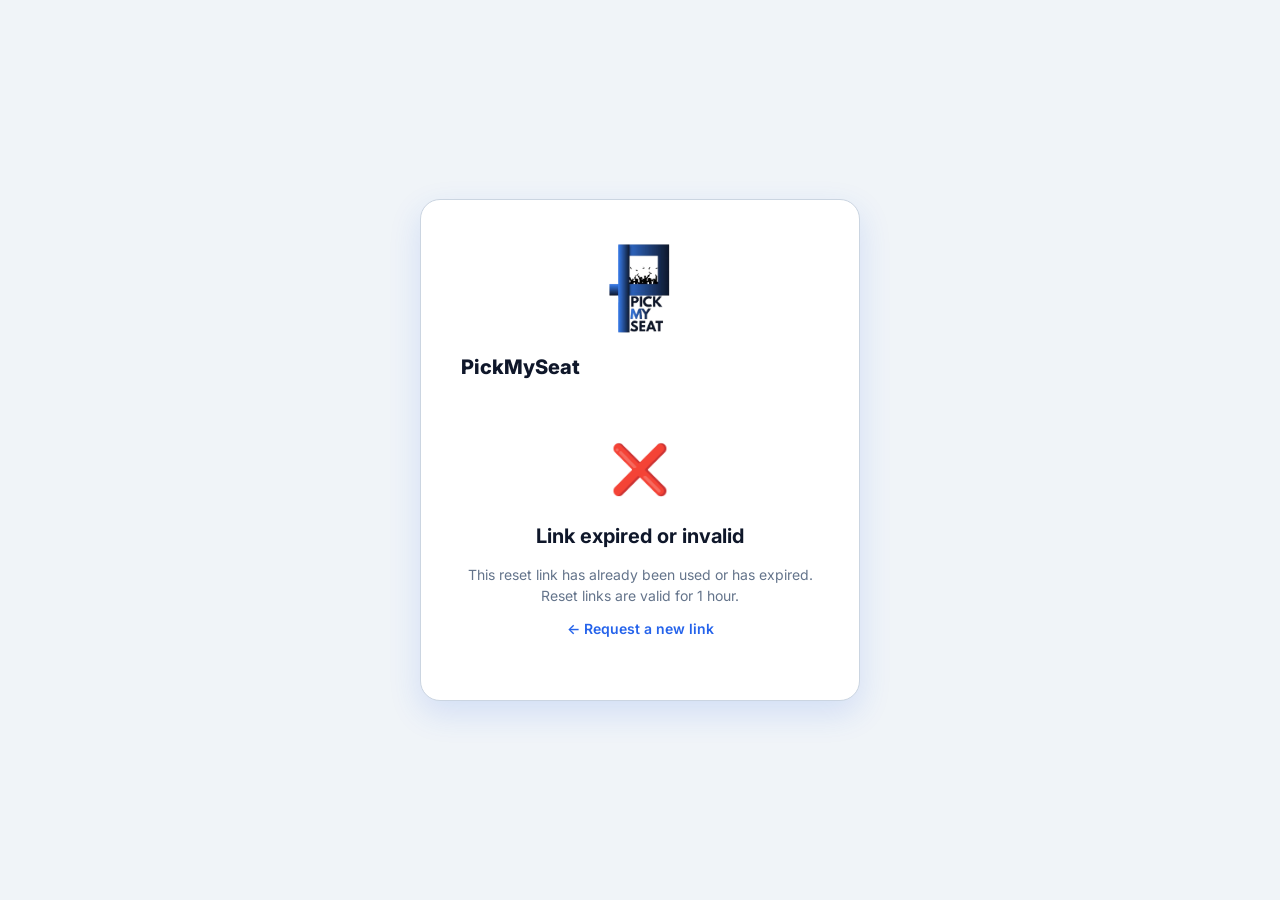
<file: frontend/reset-password.html>
<!DOCTYPE html>
<html lang="en">
<head>
  <meta charset="UTF-8" />
  <meta name="viewport" content="width=device-width, initial-scale=1.0" />
  <title>Reset Password — PickMySeat</title>
  <link rel="preconnect" href="https://fonts.googleapis.com" />
  <link href="https://fonts.googleapis.com/css2?family=Inter:wght@300;400;500;600;700;800;900&display=swap" rel="stylesheet" />
  <link rel="stylesheet" href="styles.css" />
  <style>
    body { display: flex; align-items: center; justify-content: center; min-height: 100vh; padding: 24px; }
  </style>
</head>
<body>

  <div id="loader-overlay">
    <div id="loader-spinner"></div>
  </div>

  <div id="error-toast"></div>

  <div class="reset-box">

    <div class="auth-brand">
      <img class="brand-icon-img large" src="logo.png" alt="PickMySeat" id="resetLogo"/>
      <h2 style="font-size:20px;font-weight:800;color:var(--text-primary);margin-top:8px">PickMySeat</h2>
    </div>

    <!-- State: validating token -->
    <div id="stateLoading" class="reset-state">
      <div class="reset-state-icon">⏳</div>
      <h3>Verifying link...</h3>
    </div>

    <!-- State: invalid / expired token -->
    <div id="stateInvalid" class="reset-state hidden">
      <div class="reset-state-icon">❌</div>
      <h3>Link expired or invalid</h3>
      <p>This reset link has already been used or has expired. Reset links are valid for 1 hour.</p>
      <a href="index.html">← Request a new link</a>
    </div>

    <!-- State: reset form -->
    <div id="stateForm" class="hidden">
      <h2>Set a new password</h2>
      <p>Choose a strong password. You'll use it to log in to PickMySeat.</p>
      <div class="form-group">
        <label>Email</label>
        <div id="resetEmail" style="padding:12px;background:var(--surface2);border-radius:6px;border:1px solid var(--border2);color:var(--text-dim);font-size:14px;font-weight:500;word-break:break-all">—</div>
      </div>
      <div class="form-group">
        <label>New Password</label>
        <div style="position:relative">
          <input type="password" id="newPassword" class="text-input" placeholder="Min 8 characters" oninput="checkPasswordMatch()" style="padding-right:44px"/>
          <button type="button" onclick="toggleEye('newPassword',this)" style="position:absolute;right:12px;top:50%;transform:translateY(-50%);background:none;border:none;cursor:pointer;font-size:18px;color:var(--text-muted)">👁️</button>
        </div>
      </div>
      <div class="form-group">
        <label>Confirm Password</label>
        <div style="position:relative">
          <input type="password" id="confirmPassword" class="text-input" placeholder="Re-enter password" oninput="checkPasswordMatch()" style="padding-right:44px"/>
          <button type="button" onclick="toggleEye('confirmPassword',this)" style="position:absolute;right:12px;top:50%;transform:translateY(-50%);background:none;border:none;cursor:pointer;font-size:18px;color:var(--text-muted)">👁️</button>
        </div>
      </div>
      <div id="passwordMatchNote" class="hidden" style="font-size:13px;margin-bottom:16px;font-weight:500"></div>
      <button class="btn-primary btn-glow btn-full" onclick="submitReset()">Update Password</button>
    </div>

    <!-- State: success -->
    <div id="stateSuccess" class="reset-state hidden">
      <div class="reset-state-icon">✅</div>
      <h3>Password updated!</h3>
      <p>Your password has been changed. You can now log in with your new password.</p>
      <a href="index.html">Go to Login →</a>
    </div>

  </div>

  <script>
    'use strict';
    const API_BASE = 'https://tneapredictor-production.up.railway.app';

    // ── theme ────────────────────────────────────────────────────────────────
    // styles.css scopes dark mode to html.dark-theme — must match app.js initTheme(),
    // which also defaults to light unless 'dark' was explicitly saved.
    (function applyTheme() {
      const saved = localStorage.getItem('pms_theme');
      document.documentElement.classList.toggle('dark-theme', saved === 'dark');
    })();

    // ── loader helpers ───────────────────────────────────────────────────────
    function showLoader() { document.getElementById('loader-overlay').style.display = 'flex'; }
    function hideLoader() { document.getElementById('loader-overlay').style.display = 'none'; }
    function showError(msg) {
      const el = document.getElementById('error-toast');
      el.textContent = msg;
      el.classList.add('visible');
      setTimeout(() => el.classList.remove('visible'), 4000);
    }

    // ── state switching ──────────────────────────────────────────────────────
    function showState(id) {
      ['stateLoading', 'stateInvalid', 'stateForm', 'stateSuccess'].forEach(s => {
        document.getElementById(s)?.classList.toggle('hidden', s !== id);
      });
    }

    // ── load email from localStorage ──────────────────────────────────────────
    function loadEmailDisplay() {
      const email = localStorage.getItem('pms_reset_email');
      console.log('Loading email from localStorage:', email);
      const emailEl = document.getElementById('resetEmail');
      if (emailEl) {
        if (email && email.trim()) {
          emailEl.textContent = email;
        } else {
          emailEl.textContent = 'Email not found - please check your reset link';
          emailEl.style.color = 'var(--warning)';
        }
      }
    }

    // ── read token from URL ──────────────────────────────────────────────────
    const params = new URLSearchParams(window.location.search);
    const resetToken = params.get('token');

    // ── validate token on load ───────────────────────────────────────────────
    async function validateToken() {
      if (!resetToken) { showState('stateInvalid'); return; }
      showState('stateLoading');
      try {
        const res = await fetch(`${API_BASE}/auth/validate-reset-token`, {
          method: 'POST',
          headers: { 'Content-Type': 'application/json' },
          body: JSON.stringify({ token: resetToken })
        });
        if (res.ok) {
          showState('stateForm');
          loadEmailDisplay();
        } else {
          showState('stateInvalid');
        }
      } catch(e) {
        showError('No connection. Check your internet.');
        showState('stateInvalid');
      }
    }

    // ── password match check ─────────────────────────────────────────────────
    function checkPasswordMatch() {
      const p1 = document.getElementById('newPassword')?.value;
      const p2 = document.getElementById('confirmPassword')?.value;
      const note = document.getElementById('passwordMatchNote');
      if (!p2) { note.classList.add('hidden'); return; }
      if (p1 === p2) {
        note.textContent = '✓ Passwords match';
        note.style.color = 'var(--success)';
        note.classList.remove('hidden');
      } else {
        note.textContent = 'Passwords do not match';
        note.style.color = 'var(--error)';
        note.classList.remove('hidden');
      }
    }

    // ── submit reset ─────────────────────────────────────────────────────────
    async function submitReset() {
      const newPwd  = document.getElementById('newPassword')?.value;
      const confPwd = document.getElementById('confirmPassword')?.value;
      if (!newPwd || newPwd.length < 8) { showError('Password must be at least 8 characters.'); return; }
      if (newPwd !== confPwd)            { showError('Passwords do not match.');               return; }
      showLoader();
      try {
        const res = await fetch(`${API_BASE}/auth/reset-password`, {
          method: 'POST',
          headers: { 'Content-Type': 'application/json' },
          body: JSON.stringify({ token: resetToken, new_password: newPwd })
        });
        if (res.ok) {
          showState('stateSuccess');
          setTimeout(() => { window.location.href = 'index.html'; }, 2500);
        } else {
          const data = await res.json().catch(() => ({}));
          showError(data.detail || 'Reset failed. The link may have expired.');
        }
      } catch(e) {
        showError('No connection. Check your internet and retry.');
      } finally {
        hideLoader();
      }
    }

    // ── eye toggle ───────────────────────────────────────────────────────────
    function toggleEye(inputId, btn) {
      const input = document.getElementById(inputId);
      if (!input) return;
      if (input.type === 'password') { input.type = 'text';     btn.textContent = '🙈'; }
      else                           { input.type = 'password'; btn.textContent = '👁️'; }
    }

    // ── init ─────────────────────────────────────────────────────────────────
    validateToken();
  </script>
</body>
</html>
</file>
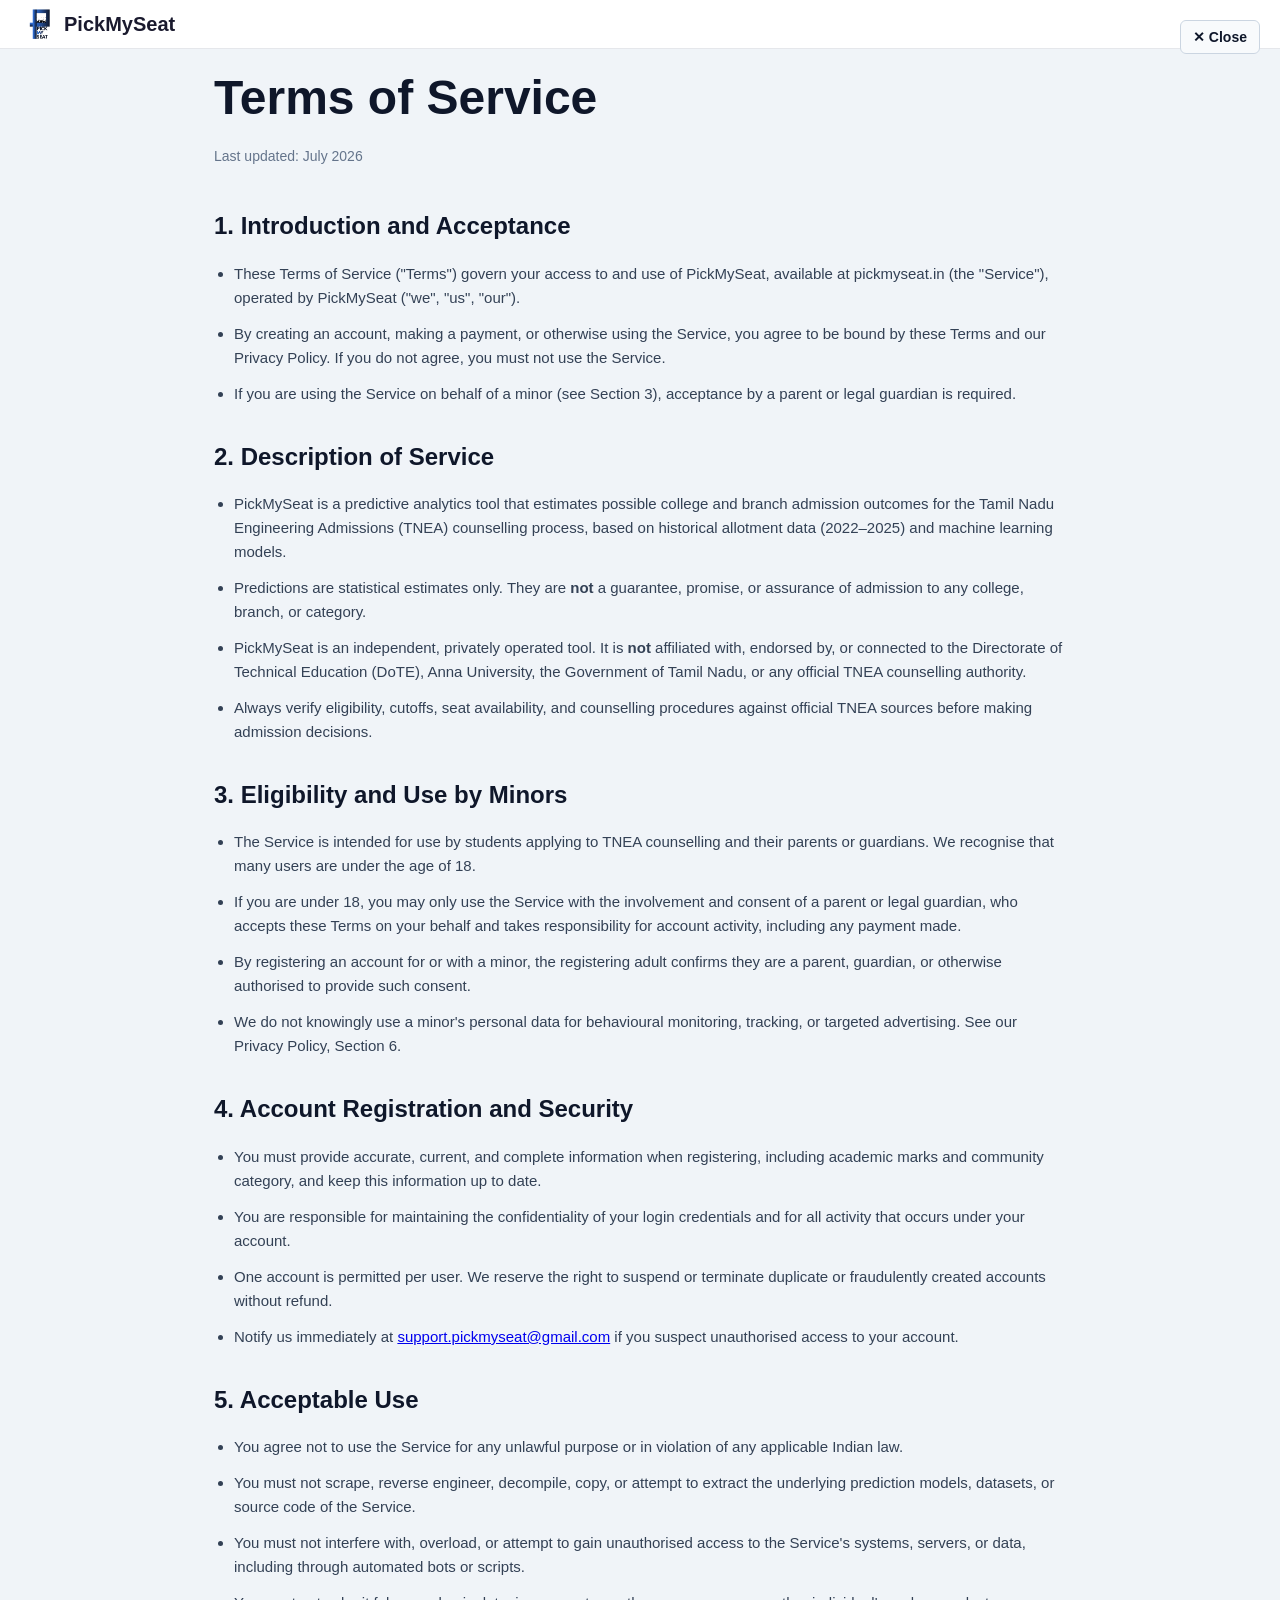
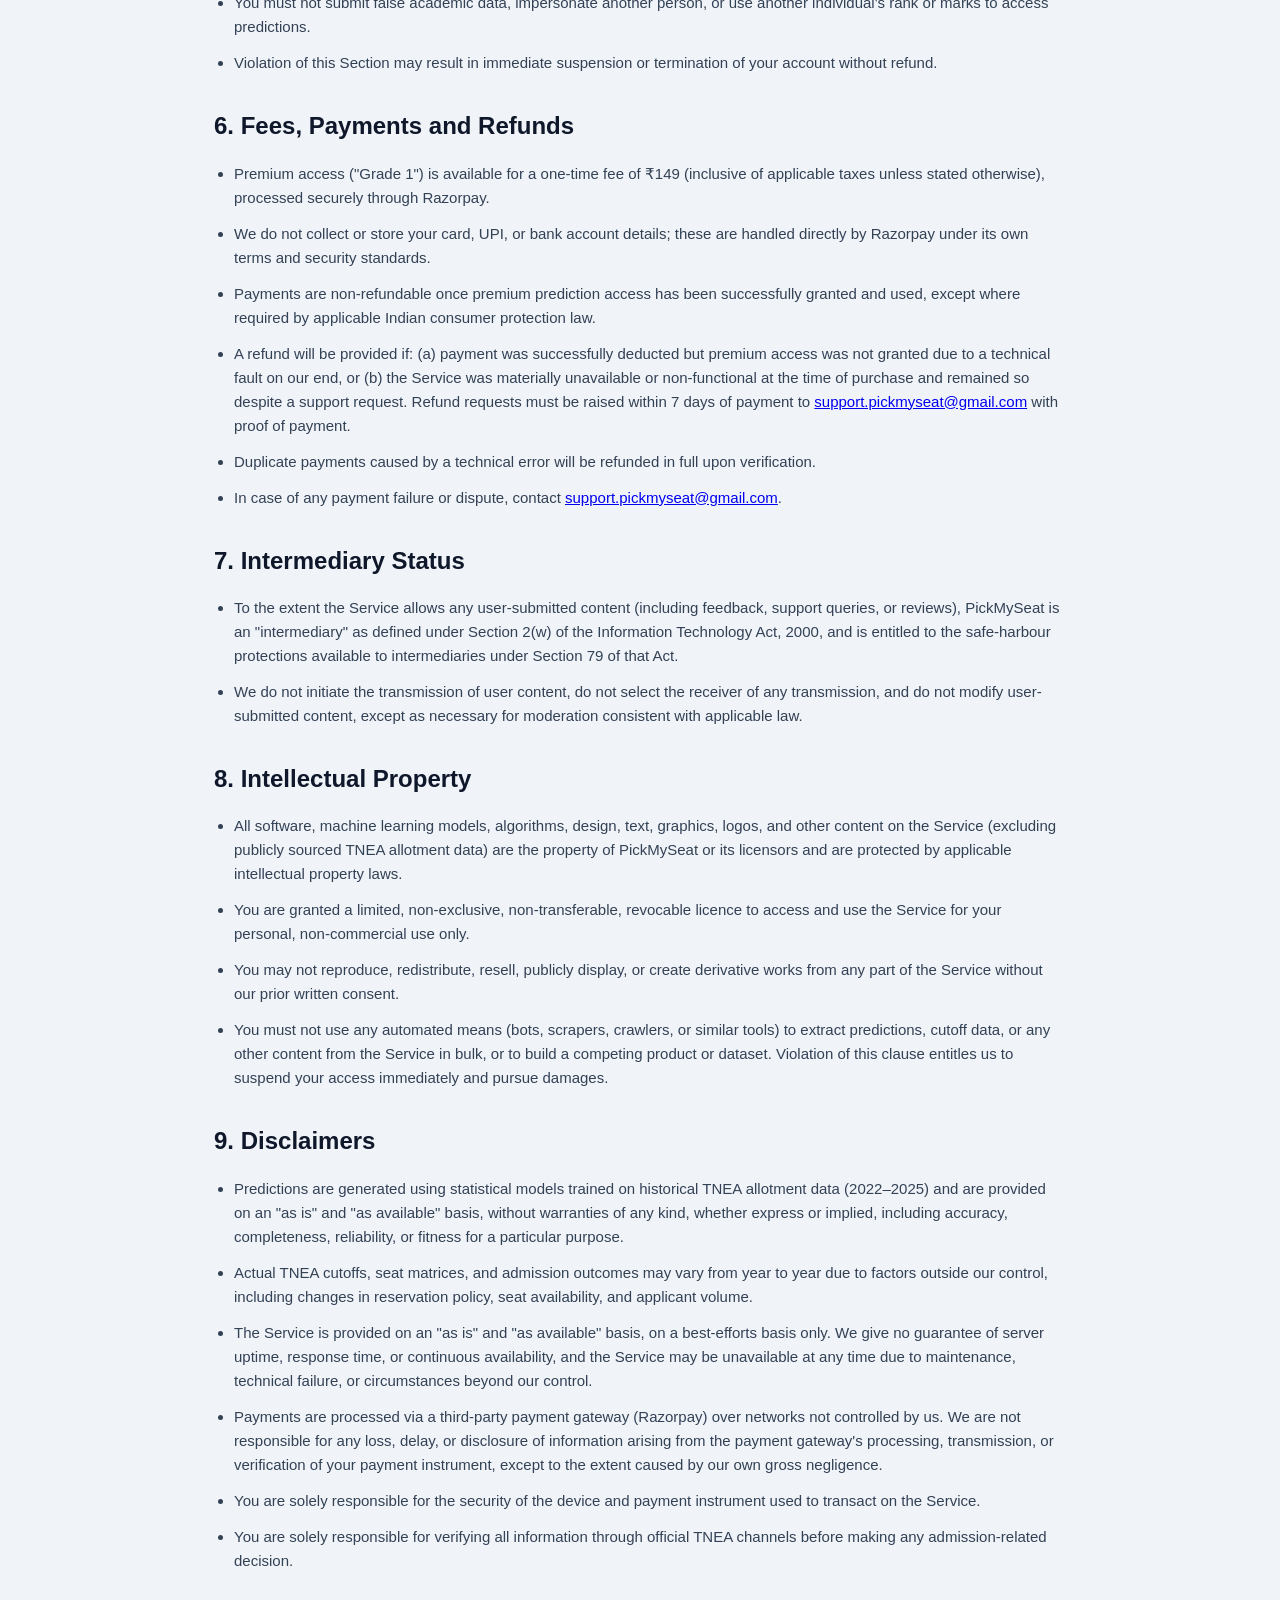
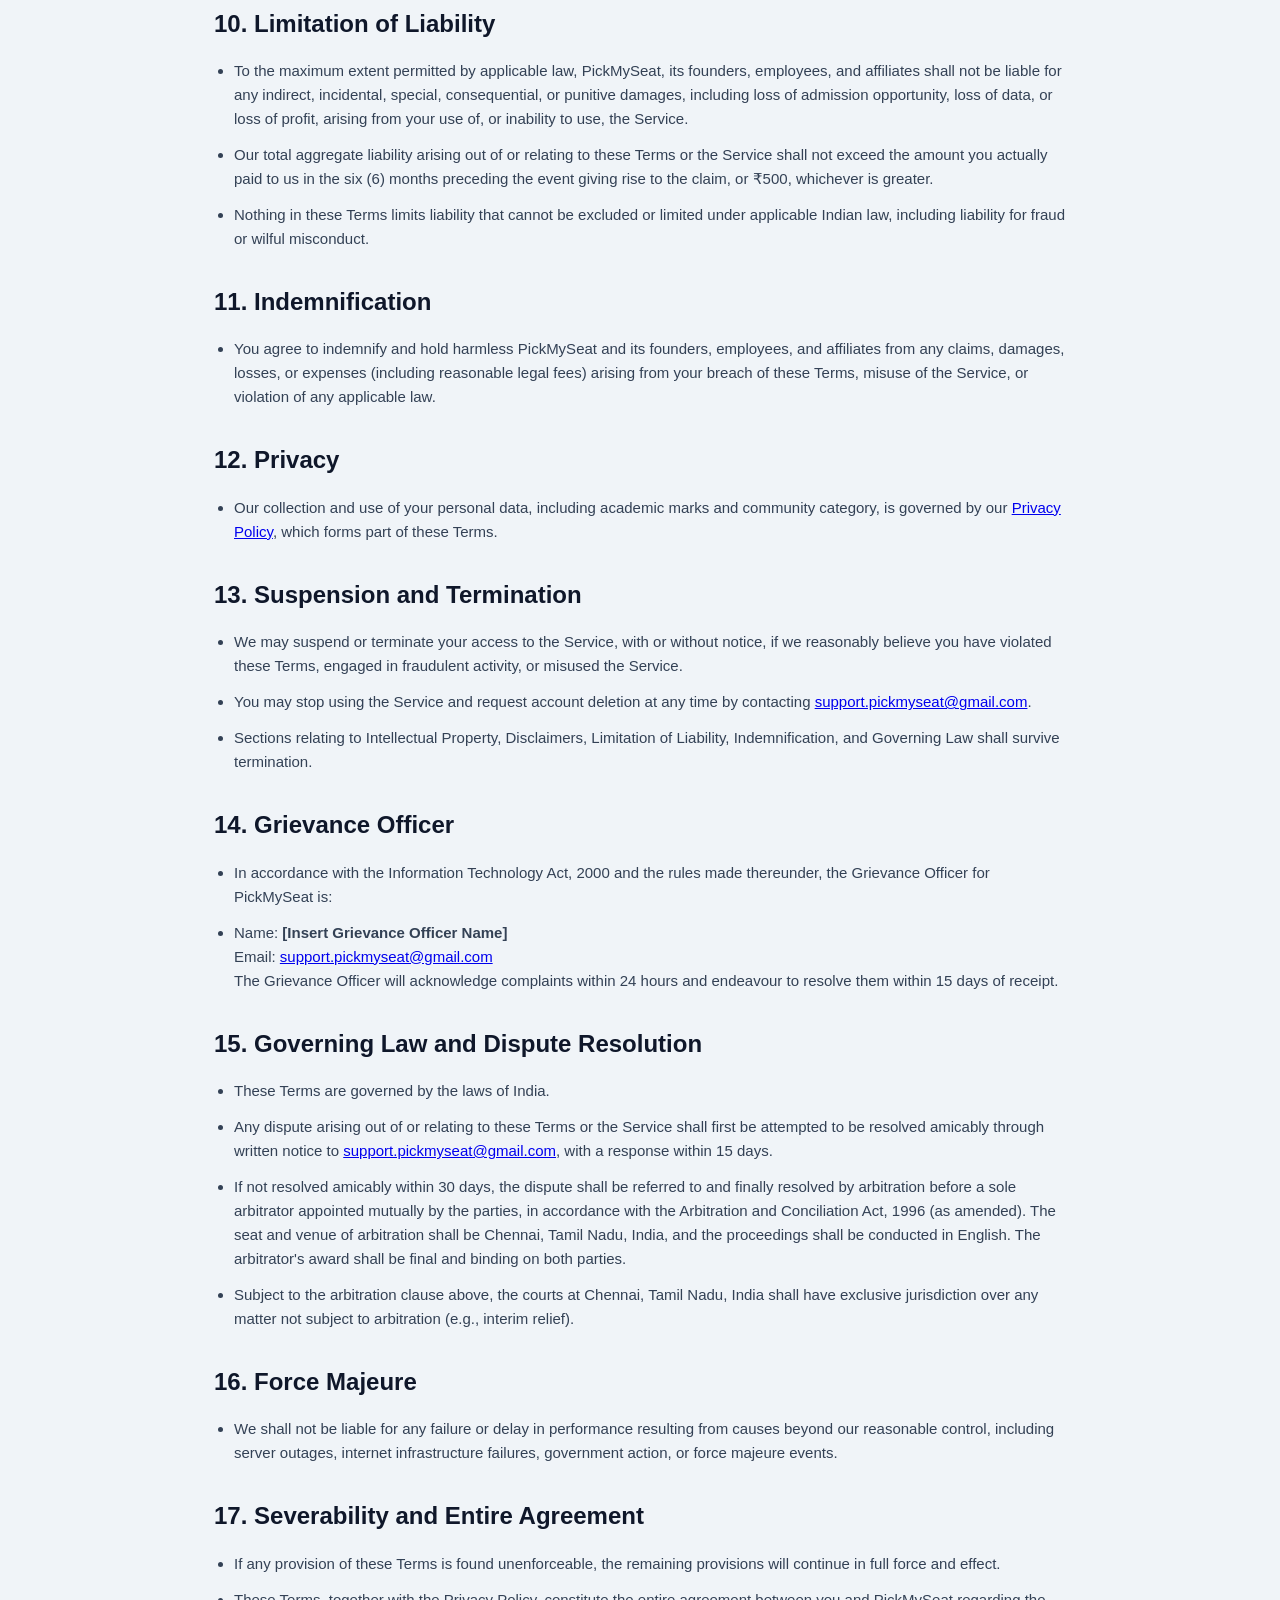
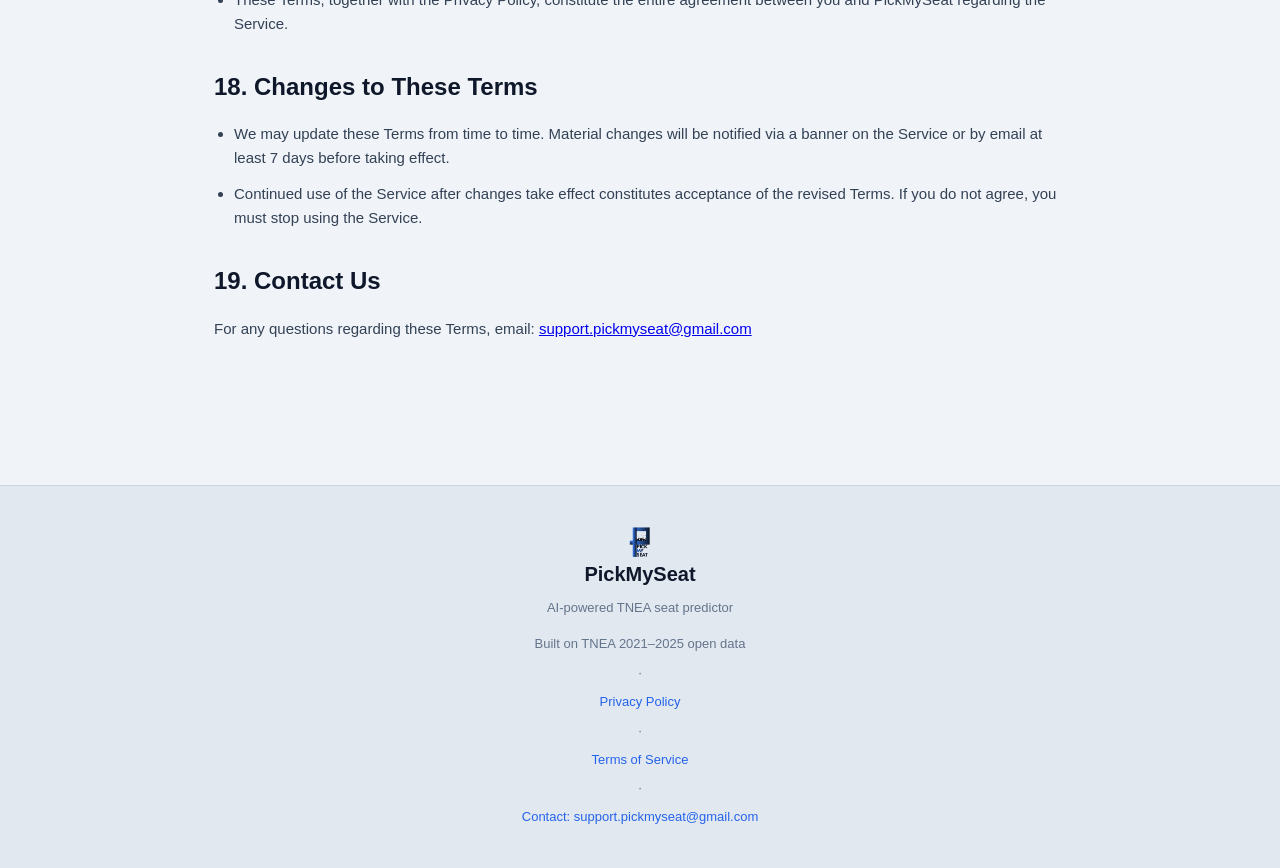
<file: frontend/terms.html>
<!DOCTYPE html>
<html lang="en">
<head>
  <meta charset="UTF-8">
  <meta name="viewport" content="width=device-width, initial-scale=1.0">
  <title>Terms of Service — PickMySeat</title>
  <link rel="stylesheet" href="styles.css">
</head>
<body>

  <nav class="navbar">
    <div class="nav-container">
      <div class="nav-brand">
        <img class="brand-icon-img" src="logo.png" alt="PickMySeat" style="width:32px;height:32px"/>
        <span class="brand-name">PickMySeat</span>
      </div>
    </div>
  </nav>

  <button onclick="window.close()" style="position:fixed;top:20px;right:20px;background:var(--surface2,#f5f5f5);border:1px solid var(--border2,#ddd);color:var(--text-primary,#1a1a1a);padding:8px 12px;border-radius:6px;cursor:pointer;font-size:14px;font-weight:600;font-family:inherit;z-index:1000;transition:all 0.2s ease">✕ Close</button>

  <div style="max-width:900px;margin:0 auto;padding:60px 24px;font-family:'Inter',-apple-system,BlinkMacSystemFont,'Segoe UI',sans-serif">

    <h1 style="font-size:48px;font-weight:800;margin-bottom:8px;color:var(--text-primary,#1a1a1a)">Terms of Service</h1>
    <p style="font-size:14px;color:var(--text-muted,#666);margin-bottom:40px">Last updated: July 2026</p>

    <h2 style="font-size:24px;font-weight:700;margin-top:32px;margin-bottom:16px;color:var(--text-primary,#1a1a1a)">1. Introduction and Acceptance</h2>
    <ul style="margin-bottom:24px;padding-left:20px">
      <li style="margin-bottom:12px;font-size:15px;line-height:1.6;color:var(--text-secondary,#333)">These Terms of Service ("Terms") govern your access to and use of PickMySeat, available at pickmyseat.in (the "Service"), operated by PickMySeat ("we", "us", "our").</li>
      <li style="margin-bottom:12px;font-size:15px;line-height:1.6;color:var(--text-secondary,#333)">By creating an account, making a payment, or otherwise using the Service, you agree to be bound by these Terms and our Privacy Policy. If you do not agree, you must not use the Service.</li>
      <li style="margin-bottom:12px;font-size:15px;line-height:1.6;color:var(--text-secondary,#333)">If you are using the Service on behalf of a minor (see Section 3), acceptance by a parent or legal guardian is required.</li>
    </ul>

    <h2 style="font-size:24px;font-weight:700;margin-top:32px;margin-bottom:16px;color:var(--text-primary,#1a1a1a)">2. Description of Service</h2>
    <ul style="margin-bottom:24px;padding-left:20px">
      <li style="margin-bottom:12px;font-size:15px;line-height:1.6;color:var(--text-secondary,#333)">PickMySeat is a predictive analytics tool that estimates possible college and branch admission outcomes for the Tamil Nadu Engineering Admissions (TNEA) counselling process, based on historical allotment data (2022–2025) and machine learning models.</li>
      <li style="margin-bottom:12px;font-size:15px;line-height:1.6;color:var(--text-secondary,#333)">Predictions are statistical estimates only. They are <strong>not</strong> a guarantee, promise, or assurance of admission to any college, branch, or category.</li>
      <li style="margin-bottom:12px;font-size:15px;line-height:1.6;color:var(--text-secondary,#333)">PickMySeat is an independent, privately operated tool. It is <strong>not</strong> affiliated with, endorsed by, or connected to the Directorate of Technical Education (DoTE), Anna University, the Government of Tamil Nadu, or any official TNEA counselling authority.</li>
      <li style="margin-bottom:12px;font-size:15px;line-height:1.6;color:var(--text-secondary,#333)">Always verify eligibility, cutoffs, seat availability, and counselling procedures against official TNEA sources before making admission decisions.</li>
    </ul>

    <h2 style="font-size:24px;font-weight:700;margin-top:32px;margin-bottom:16px;color:var(--text-primary,#1a1a1a)">3. Eligibility and Use by Minors</h2>
    <ul style="margin-bottom:24px;padding-left:20px">
      <li style="margin-bottom:12px;font-size:15px;line-height:1.6;color:var(--text-secondary,#333)">The Service is intended for use by students applying to TNEA counselling and their parents or guardians. We recognise that many users are under the age of 18.</li>
      <li style="margin-bottom:12px;font-size:15px;line-height:1.6;color:var(--text-secondary,#333)">If you are under 18, you may only use the Service with the involvement and consent of a parent or legal guardian, who accepts these Terms on your behalf and takes responsibility for account activity, including any payment made.</li>
      <li style="margin-bottom:12px;font-size:15px;line-height:1.6;color:var(--text-secondary,#333)">By registering an account for or with a minor, the registering adult confirms they are a parent, guardian, or otherwise authorised to provide such consent.</li>
      <li style="margin-bottom:12px;font-size:15px;line-height:1.6;color:var(--text-secondary,#333)">We do not knowingly use a minor's personal data for behavioural monitoring, tracking, or targeted advertising. See our Privacy Policy, Section 6.</li>
    </ul>

    <h2 style="font-size:24px;font-weight:700;margin-top:32px;margin-bottom:16px;color:var(--text-primary,#1a1a1a)">4. Account Registration and Security</h2>
    <ul style="margin-bottom:24px;padding-left:20px">
      <li style="margin-bottom:12px;font-size:15px;line-height:1.6;color:var(--text-secondary,#333)">You must provide accurate, current, and complete information when registering, including academic marks and community category, and keep this information up to date.</li>
      <li style="margin-bottom:12px;font-size:15px;line-height:1.6;color:var(--text-secondary,#333)">You are responsible for maintaining the confidentiality of your login credentials and for all activity that occurs under your account.</li>
      <li style="margin-bottom:12px;font-size:15px;line-height:1.6;color:var(--text-secondary,#333)">One account is permitted per user. We reserve the right to suspend or terminate duplicate or fraudulently created accounts without refund.</li>
      <li style="margin-bottom:12px;font-size:15px;line-height:1.6;color:var(--text-secondary,#333)">Notify us immediately at <a href="mailto:support.pickmyseat@gmail.com">support.pickmyseat@gmail.com</a> if you suspect unauthorised access to your account.</li>
    </ul>

    <h2 style="font-size:24px;font-weight:700;margin-top:32px;margin-bottom:16px;color:var(--text-primary,#1a1a1a)">5. Acceptable Use</h2>
    <ul style="margin-bottom:24px;padding-left:20px">
      <li style="margin-bottom:12px;font-size:15px;line-height:1.6;color:var(--text-secondary,#333)">You agree not to use the Service for any unlawful purpose or in violation of any applicable Indian law.</li>
      <li style="margin-bottom:12px;font-size:15px;line-height:1.6;color:var(--text-secondary,#333)">You must not scrape, reverse engineer, decompile, copy, or attempt to extract the underlying prediction models, datasets, or source code of the Service.</li>
      <li style="margin-bottom:12px;font-size:15px;line-height:1.6;color:var(--text-secondary,#333)">You must not interfere with, overload, or attempt to gain unauthorised access to the Service's systems, servers, or data, including through automated bots or scripts.</li>
      <li style="margin-bottom:12px;font-size:15px;line-height:1.6;color:var(--text-secondary,#333)">You must not submit false academic data, impersonate another person, or use another individual's rank or marks to access predictions.</li>
      <li style="margin-bottom:12px;font-size:15px;line-height:1.6;color:var(--text-secondary,#333)">Violation of this Section may result in immediate suspension or termination of your account without refund.</li>
    </ul>

    <h2 style="font-size:24px;font-weight:700;margin-top:32px;margin-bottom:16px;color:var(--text-primary,#1a1a1a)">6. Fees, Payments and Refunds</h2>
    <ul style="margin-bottom:24px;padding-left:20px">
      <li style="margin-bottom:12px;font-size:15px;line-height:1.6;color:var(--text-secondary,#333)">Premium access ("Grade 1") is available for a one-time fee of ₹149 (inclusive of applicable taxes unless stated otherwise), processed securely through Razorpay.</li>
      <li style="margin-bottom:12px;font-size:15px;line-height:1.6;color:var(--text-secondary,#333)">We do not collect or store your card, UPI, or bank account details; these are handled directly by Razorpay under its own terms and security standards.</li>
      <li style="margin-bottom:12px;font-size:15px;line-height:1.6;color:var(--text-secondary,#333)">Payments are non-refundable once premium prediction access has been successfully granted and used, except where required by applicable Indian consumer protection law.</li>
      <li style="margin-bottom:12px;font-size:15px;line-height:1.6;color:var(--text-secondary,#333)">A refund will be provided if: (a) payment was successfully deducted but premium access was not granted due to a technical fault on our end, or (b) the Service was materially unavailable or non-functional at the time of purchase and remained so despite a support request. Refund requests must be raised within 7 days of payment to <a href="mailto:support.pickmyseat@gmail.com">support.pickmyseat@gmail.com</a> with proof of payment.</li>
      <li style="margin-bottom:12px;font-size:15px;line-height:1.6;color:var(--text-secondary,#333)">Duplicate payments caused by a technical error will be refunded in full upon verification.</li>
      <li style="margin-bottom:12px;font-size:15px;line-height:1.6;color:var(--text-secondary,#333)">In case of any payment failure or dispute, contact <a href="mailto:support.pickmyseat@gmail.com">support.pickmyseat@gmail.com</a>.</li>
    </ul>

    <h2 style="font-size:24px;font-weight:700;margin-top:32px;margin-bottom:16px;color:var(--text-primary,#1a1a1a)">7. Intermediary Status</h2>
    <ul style="margin-bottom:24px;padding-left:20px">
      <li style="margin-bottom:12px;font-size:15px;line-height:1.6;color:var(--text-secondary,#333)">To the extent the Service allows any user-submitted content (including feedback, support queries, or reviews), PickMySeat is an "intermediary" as defined under Section 2(w) of the Information Technology Act, 2000, and is entitled to the safe-harbour protections available to intermediaries under Section 79 of that Act.</li>
      <li style="margin-bottom:12px;font-size:15px;line-height:1.6;color:var(--text-secondary,#333)">We do not initiate the transmission of user content, do not select the receiver of any transmission, and do not modify user-submitted content, except as necessary for moderation consistent with applicable law.</li>
    </ul>

    <h2 style="font-size:24px;font-weight:700;margin-top:32px;margin-bottom:16px;color:var(--text-primary,#1a1a1a)">8. Intellectual Property</h2>
    <ul style="margin-bottom:24px;padding-left:20px">
      <li style="margin-bottom:12px;font-size:15px;line-height:1.6;color:var(--text-secondary,#333)">All software, machine learning models, algorithms, design, text, graphics, logos, and other content on the Service (excluding publicly sourced TNEA allotment data) are the property of PickMySeat or its licensors and are protected by applicable intellectual property laws.</li>
      <li style="margin-bottom:12px;font-size:15px;line-height:1.6;color:var(--text-secondary,#333)">You are granted a limited, non-exclusive, non-transferable, revocable licence to access and use the Service for your personal, non-commercial use only.</li>
      <li style="margin-bottom:12px;font-size:15px;line-height:1.6;color:var(--text-secondary,#333)">You may not reproduce, redistribute, resell, publicly display, or create derivative works from any part of the Service without our prior written consent.</li>
      <li style="margin-bottom:12px;font-size:15px;line-height:1.6;color:var(--text-secondary,#333)">You must not use any automated means (bots, scrapers, crawlers, or similar tools) to extract predictions, cutoff data, or any other content from the Service in bulk, or to build a competing product or dataset. Violation of this clause entitles us to suspend your access immediately and pursue damages.</li>
    </ul>

    <h2 style="font-size:24px;font-weight:700;margin-top:32px;margin-bottom:16px;color:var(--text-primary,#1a1a1a)">9. Disclaimers</h2>
    <ul style="margin-bottom:24px;padding-left:20px">
      <li style="margin-bottom:12px;font-size:15px;line-height:1.6;color:var(--text-secondary,#333)">Predictions are generated using statistical models trained on historical TNEA allotment data (2022–2025) and are provided on an "as is" and "as available" basis, without warranties of any kind, whether express or implied, including accuracy, completeness, reliability, or fitness for a particular purpose.</li>
      <li style="margin-bottom:12px;font-size:15px;line-height:1.6;color:var(--text-secondary,#333)">Actual TNEA cutoffs, seat matrices, and admission outcomes may vary from year to year due to factors outside our control, including changes in reservation policy, seat availability, and applicant volume.</li>
      <li style="margin-bottom:12px;font-size:15px;line-height:1.6;color:var(--text-secondary,#333)">The Service is provided on an "as is" and "as available" basis, on a best-efforts basis only. We give no guarantee of server uptime, response time, or continuous availability, and the Service may be unavailable at any time due to maintenance, technical failure, or circumstances beyond our control.</li>
      <li style="margin-bottom:12px;font-size:15px;line-height:1.6;color:var(--text-secondary,#333)">Payments are processed via a third-party payment gateway (Razorpay) over networks not controlled by us. We are not responsible for any loss, delay, or disclosure of information arising from the payment gateway's processing, transmission, or verification of your payment instrument, except to the extent caused by our own gross negligence.</li>
      <li style="margin-bottom:12px;font-size:15px;line-height:1.6;color:var(--text-secondary,#333)">You are solely responsible for the security of the device and payment instrument used to transact on the Service.</li>
      <li style="margin-bottom:12px;font-size:15px;line-height:1.6;color:var(--text-secondary,#333)">You are solely responsible for verifying all information through official TNEA channels before making any admission-related decision.</li>
    </ul>

    <h2 style="font-size:24px;font-weight:700;margin-top:32px;margin-bottom:16px;color:var(--text-primary,#1a1a1a)">10. Limitation of Liability</h2>
    <ul style="margin-bottom:24px;padding-left:20px">
      <li style="margin-bottom:12px;font-size:15px;line-height:1.6;color:var(--text-secondary,#333)">To the maximum extent permitted by applicable law, PickMySeat, its founders, employees, and affiliates shall not be liable for any indirect, incidental, special, consequential, or punitive damages, including loss of admission opportunity, loss of data, or loss of profit, arising from your use of, or inability to use, the Service.</li>
      <li style="margin-bottom:12px;font-size:15px;line-height:1.6;color:var(--text-secondary,#333)">Our total aggregate liability arising out of or relating to these Terms or the Service shall not exceed the amount you actually paid to us in the six (6) months preceding the event giving rise to the claim, or ₹500, whichever is greater.</li>
      <li style="margin-bottom:12px;font-size:15px;line-height:1.6;color:var(--text-secondary,#333)">Nothing in these Terms limits liability that cannot be excluded or limited under applicable Indian law, including liability for fraud or wilful misconduct.</li>
    </ul>

    <h2 style="font-size:24px;font-weight:700;margin-top:32px;margin-bottom:16px;color:var(--text-primary,#1a1a1a)">11. Indemnification</h2>
    <ul style="margin-bottom:24px;padding-left:20px">
      <li style="margin-bottom:12px;font-size:15px;line-height:1.6;color:var(--text-secondary,#333)">You agree to indemnify and hold harmless PickMySeat and its founders, employees, and affiliates from any claims, damages, losses, or expenses (including reasonable legal fees) arising from your breach of these Terms, misuse of the Service, or violation of any applicable law.</li>
    </ul>

    <h2 style="font-size:24px;font-weight:700;margin-top:32px;margin-bottom:16px;color:var(--text-primary,#1a1a1a)">12. Privacy</h2>
    <ul style="margin-bottom:24px;padding-left:20px">
      <li style="margin-bottom:12px;font-size:15px;line-height:1.6;color:var(--text-secondary,#333)">Our collection and use of your personal data, including academic marks and community category, is governed by our <a href="privacy.html" target="_blank" rel="noopener noreferrer">Privacy Policy</a>, which forms part of these Terms.</li>
    </ul>

    <h2 style="font-size:24px;font-weight:700;margin-top:32px;margin-bottom:16px;color:var(--text-primary,#1a1a1a)">13. Suspension and Termination</h2>
    <ul style="margin-bottom:24px;padding-left:20px">
      <li style="margin-bottom:12px;font-size:15px;line-height:1.6;color:var(--text-secondary,#333)">We may suspend or terminate your access to the Service, with or without notice, if we reasonably believe you have violated these Terms, engaged in fraudulent activity, or misused the Service.</li>
      <li style="margin-bottom:12px;font-size:15px;line-height:1.6;color:var(--text-secondary,#333)">You may stop using the Service and request account deletion at any time by contacting <a href="mailto:support.pickmyseat@gmail.com">support.pickmyseat@gmail.com</a>.</li>
      <li style="margin-bottom:12px;font-size:15px;line-height:1.6;color:var(--text-secondary,#333)">Sections relating to Intellectual Property, Disclaimers, Limitation of Liability, Indemnification, and Governing Law shall survive termination.</li>
    </ul>

    <h2 style="font-size:24px;font-weight:700;margin-top:32px;margin-bottom:16px;color:var(--text-primary,#1a1a1a)">14. Grievance Officer</h2>
    <ul style="margin-bottom:24px;padding-left:20px">
      <li style="margin-bottom:12px;font-size:15px;line-height:1.6;color:var(--text-secondary,#333)">In accordance with the Information Technology Act, 2000 and the rules made thereunder, the Grievance Officer for PickMySeat is:</li>
      <li style="margin-bottom:12px;font-size:15px;line-height:1.6;color:var(--text-secondary,#333)">Name: <strong>[Insert Grievance Officer Name]</strong><br/>Email: <a href="mailto:support.pickmyseat@gmail.com">support.pickmyseat@gmail.com</a><br/>The Grievance Officer will acknowledge complaints within 24 hours and endeavour to resolve them within 15 days of receipt.</li>
    </ul>

    <h2 style="font-size:24px;font-weight:700;margin-top:32px;margin-bottom:16px;color:var(--text-primary,#1a1a1a)">15. Governing Law and Dispute Resolution</h2>
    <ul style="margin-bottom:24px;padding-left:20px">
      <li style="margin-bottom:12px;font-size:15px;line-height:1.6;color:var(--text-secondary,#333)">These Terms are governed by the laws of India.</li>
      <li style="margin-bottom:12px;font-size:15px;line-height:1.6;color:var(--text-secondary,#333)">Any dispute arising out of or relating to these Terms or the Service shall first be attempted to be resolved amicably through written notice to <a href="mailto:support.pickmyseat@gmail.com">support.pickmyseat@gmail.com</a>, with a response within 15 days.</li>
      <li style="margin-bottom:12px;font-size:15px;line-height:1.6;color:var(--text-secondary,#333)">If not resolved amicably within 30 days, the dispute shall be referred to and finally resolved by arbitration before a sole arbitrator appointed mutually by the parties, in accordance with the Arbitration and Conciliation Act, 1996 (as amended). The seat and venue of arbitration shall be Chennai, Tamil Nadu, India, and the proceedings shall be conducted in English. The arbitrator's award shall be final and binding on both parties.</li>
      <li style="margin-bottom:12px;font-size:15px;line-height:1.6;color:var(--text-secondary,#333)">Subject to the arbitration clause above, the courts at Chennai, Tamil Nadu, India shall have exclusive jurisdiction over any matter not subject to arbitration (e.g., interim relief).</li>
    </ul>

    <h2 style="font-size:24px;font-weight:700;margin-top:32px;margin-bottom:16px;color:var(--text-primary,#1a1a1a)">16. Force Majeure</h2>
    <ul style="margin-bottom:24px;padding-left:20px">
      <li style="margin-bottom:12px;font-size:15px;line-height:1.6;color:var(--text-secondary,#333)">We shall not be liable for any failure or delay in performance resulting from causes beyond our reasonable control, including server outages, internet infrastructure failures, government action, or force majeure events.</li>
    </ul>

    <h2 style="font-size:24px;font-weight:700;margin-top:32px;margin-bottom:16px;color:var(--text-primary,#1a1a1a)">17. Severability and Entire Agreement</h2>
    <ul style="margin-bottom:24px;padding-left:20px">
      <li style="margin-bottom:12px;font-size:15px;line-height:1.6;color:var(--text-secondary,#333)">If any provision of these Terms is found unenforceable, the remaining provisions will continue in full force and effect.</li>
      <li style="margin-bottom:12px;font-size:15px;line-height:1.6;color:var(--text-secondary,#333)">These Terms, together with the Privacy Policy, constitute the entire agreement between you and PickMySeat regarding the Service.</li>
    </ul>

    <h2 style="font-size:24px;font-weight:700;margin-top:32px;margin-bottom:16px;color:var(--text-primary,#1a1a1a)">18. Changes to These Terms</h2>
    <ul style="margin-bottom:24px;padding-left:20px">
      <li style="margin-bottom:12px;font-size:15px;line-height:1.6;color:var(--text-secondary,#333)">We may update these Terms from time to time. Material changes will be notified via a banner on the Service or by email at least 7 days before taking effect.</li>
      <li style="margin-bottom:12px;font-size:15px;line-height:1.6;color:var(--text-secondary,#333)">Continued use of the Service after changes take effect constitutes acceptance of the revised Terms. If you do not agree, you must stop using the Service.</li>
    </ul>

    <h2 style="font-size:24px;font-weight:700;margin-top:32px;margin-bottom:16px;color:var(--text-primary,#1a1a1a)">19. Contact Us</h2>
    <p style="margin-bottom:24px;font-size:15px;line-height:1.6;color:var(--text-secondary,#333)">For any questions regarding these Terms, email: <a href="mailto:support.pickmyseat@gmail.com">support.pickmyseat@gmail.com</a></p>

  </div>

  <footer class="footer" style="margin-top:60px;border-top:1px solid var(--border2)">
    <div class="footer-container">
      <div class="footer-brand">
        <img class="brand-icon-img" src="logo.png" alt="PickMySeat" style="width:32px;height:32px"/>
        <span class="brand-name">PickMySeat</span>
        <p style="font-size:13px;color:var(--text-muted,#666);margin-top:8px">AI-powered TNEA seat predictor</p>
      </div>
      <div class="footer-links">
        <span style="font-size:13px">Built on TNEA 2021–2025 open data</span>
        <span>·</span>
        <a href="privacy.html" target="_blank" rel="noopener noreferrer" style="font-size:13px;color:var(--accent);text-decoration:none;font-weight:500">Privacy Policy</a>
        <span>·</span>
        <a href="terms.html" target="_blank" rel="noopener noreferrer" style="font-size:13px;color:var(--accent);text-decoration:none;font-weight:500">Terms of Service</a>
        <span>·</span>
        <a href="mailto:support.pickmyseat@gmail.com" style="font-size:13px;color:var(--accent);text-decoration:none;font-weight:500">Contact: support.pickmyseat@gmail.com</a>
      </div>
    </div>
  </footer>

</body>
</html>
</file>
<file: frontend/styles.css>
/* ============================================
   BROWN THEME — LIGHT & DARK MODE
   ============================================ */

:root {
  --bg-primary: #F0F4F8;
  --bg-secondary: #E1E8F0;
  --surface1: #FFFFFF;
  --surface2: #F8FAFC;
  --surface3: #F1F5F9;
  
  --brown-50: #F8FAFC;
  --brown-100: #F1F5F9;
  --brown-200: #E2E8F0;
  --brown-300: #CBD5E1;
  --brown-400: #94A3B8;
  --brown-500: #64748B;
  --brown-600: #475569;
  --brown-700: #334155;
  --brown-800: #1E293B;
  --brown-900: #0F172A;

  --text-primary: #0F172A;
  --text-secondary: #334155;
  --text-muted: #64748B;
  
  --border1: #E2E8F0;
  --border2: #CBD5E1;
  --border3: #94A3B8;
  
  --accent: #2563EB;
  --accent-hover: #1D4ED8;
  --accent-light: #60A5FA;
  --accent-bg: #DBEAFE;
  
  --success: #059669;
  --success-bg: #D1FAE5;
  --warning: #D97706;
  --warning-bg: #FEF3C7;
  --error: #DC2626;
  --error-bg: #FEE2E2;
  
  --shadow-sm: 0 1px 3px rgba(37, 99, 235, 0.08);
  --shadow-md: 0 4px 12px rgba(37, 99, 235, 0.1);
  --shadow-lg: 0 12px 32px rgba(37, 99, 235, 0.15);
  --shadow-xl: 0 20px 48px rgba(37, 99, 235, 0.2);

  --gradient-primary: linear-gradient(135deg, #3B82F6 0%, #2563EB 100%);
  --gradient-surface: linear-gradient(180deg, #FFFFFF 0%, #F8FAFC 100%);
  --gradient-accent: linear-gradient(135deg, #60A5FA 0%, #3B82F6 100%);
}

/* Dark Mode - Blue Mid Dark Slate */
html.dark-theme {
  --bg-primary: #0F172A;
  --bg-secondary: #1E293B;
  --surface1: #1E293B;
  --surface2: #334155;
  --surface3: #475569;

  --brown-50: #0F172A;
  --brown-100: #1E293B;
  --brown-200: #334155;
  --brown-300: #475569;
  --brown-400: #64748B;
  --brown-500: #94A3B8;
  --brown-600: #CBD5E1;
  --brown-700: #E2E8F0;
  --brown-800: #F1F5F9;
  --brown-900: #F8FAFC;
  
  --text-primary: #F8FAFC;
  --text-secondary: #CBD5E1;
  --text-muted: #94A3B8;
  
  --border1: #334155;
  --border2: #475569;
  --border3: #64748B;
  
  --accent: #60A5FA;
  --accent-hover: #93C5FD;
  --accent-light: #3B82F6;
  --accent-bg: rgba(96, 165, 250, 0.15);
  
  --success: #34D399;
  --success-bg: rgba(16, 185, 129, 0.15);
  --warning: #FBBF24;
  --warning-bg: rgba(245, 158, 11, 0.15);
  --error: #F87171;
  --error-bg: rgba(239, 68, 68, 0.15);
  
  --shadow-sm: 0 1px 3px rgba(0, 0, 0, 0.3);
  --shadow-md: 0 4px 12px rgba(0, 0, 0, 0.4);
  --shadow-lg: 0 12px 32px rgba(0, 0, 0, 0.5);
  --shadow-xl: 0 20px 48px rgba(0, 0, 0, 0.6);

  --gradient-primary: linear-gradient(135deg, #60A5FA 0%, #3B82F6 100%);
  --gradient-surface: linear-gradient(180deg, #1E293B 0%, #0F172A 100%);
  --gradient-accent: linear-gradient(135deg, #93C5FD 0%, #60A5FA 100%);
}

/* ============================================
   BASE STYLES
   ============================================ */

* {
  margin: 0;
  padding: 0;
  box-sizing: border-box;
}

html {
  scroll-behavior: smooth;
}

body {
  font-family: 'Inter', -apple-system, BlinkMacSystemFont, 'Segoe UI', sans-serif;
  background: var(--bg-primary);
  color: var(--text-primary);
  line-height: 1.6;
  transition: background 0.3s ease, color 0.3s ease;
  -webkit-font-smoothing: antialiased;
  -moz-osx-font-smoothing: grayscale;
}

/* ============================================
   TOAST NOTIFICATIONS
   ============================================ */

.toast {
  position: fixed;
  top: 80px;
  right: 20px;
  background: var(--surface1);
  color: var(--text-primary);
  padding: 16px 24px;
  border-radius: 12px;
  box-shadow: var(--shadow-lg);
  z-index: 10000;
  max-width: 360px;
  border: 1px solid var(--border2);
  animation: slideInRight 0.3s ease;
  transition: all 0.3s ease;
}

.toast.hidden {
  display: none;
}

#error-toast {
  position: fixed;
  top: 20px;
  left: 50%;
  transform: translateX(-50%);
  background: var(--error);
  color: white;
  padding: 16px 24px;
  border-radius: 8px;
  box-shadow: var(--shadow-lg);
  z-index: 9998;
  max-width: 400px;
  display: none;
  font-size: 14px;
  font-weight: 500;
  text-align: center;
  animation: slideDown 0.3s ease;
}

#error-toast.visible {
  display: block;
}

@keyframes slideDown {
  from {
    transform: translateX(-50%) translateY(-20px);
    opacity: 0;
  }
  to {
    transform: translateX(-50%) translateY(0);
    opacity: 1;
  }
}

.toast.success {
  border-left: 4px solid var(--success);
}

.toast.error {
  border-left: 4px solid var(--error);
}

.toast.warning {
  border-left: 4px solid var(--warning);
}

@keyframes slideInRight {
  from {
    transform: translateX(400px);
    opacity: 0;
  }
  to {
    transform: translateX(0);
    opacity: 1;
  }
}

/* ============================================
   LOADER OVERLAY
   ============================================ */

#loader-overlay {
  position: fixed;
  inset: 0;
  background: rgba(26, 21, 16, 0.5);
  display: none;
  align-items: center;
  justify-content: center;
  z-index: 9999;
}

body.loading #loader-overlay {
  display: flex;
}

#loader-spinner {
  width: 48px;
  height: 48px;
  border: 4px solid rgba(139, 115, 85, 0.2);
  border-top-color: var(--accent);
  border-radius: 50%;
  animation: spin 1s linear infinite;
}

@keyframes spin {
  to { transform: rotate(360deg); }
}

/* ============================================
   MODAL OVERLAY & BOX
   ============================================ */

.modal-overlay {
  position: fixed;
  inset: 0;
  background: rgba(26, 21, 16, 0.85);
  backdrop-filter: blur(8px);
  z-index: 9999;
  display: flex;
  align-items: center;
  justify-content: center;
  padding: 20px;
  animation: fadeIn 0.3s ease;
}


.modal-overlay.hidden {
  display: none;
}

@keyframes fadeIn {
  from { opacity: 0; }
  to { opacity: 1; }
}

.modal-box {
  background: var(--surface1);
  border-radius: 20px;
  padding: 32px;
  max-width: 520px;
  width: 100%;
  max-height: 90vh;
  overflow-y: auto;
  position: relative;
  box-shadow: var(--shadow-xl);
  border: 1px solid var(--border2);
  animation: modalSlideUp 0.4s ease;
}

@keyframes modalSlideUp {
  from {
    transform: translateY(40px);
    opacity: 0;
  }
  to {
    transform: translateY(0);
    opacity: 1;
  }
}

.modal-close {
  position: absolute;
  top: 20px;
  right: 20px;
  background: var(--surface2);
  border: 1px solid var(--border2);
  color: var(--text-muted);
  width: 32px;
  height: 32px;
  border-radius: 50%;
  cursor: pointer;
  font-size: 18px;
  display: flex;
  align-items: center;
  justify-content: center;
  transition: all 0.2s ease;
}

.modal-close:hover {
  background: var(--border2);
  color: var(--text-primary);
  transform: rotate(90deg);
}

.modal-badge {
  display: inline-block;
  padding: 6px 14px;
  background: rgba(139, 115, 85, 0.1);
  border: 1px solid rgba(139, 115, 85, 0.2);
  color: var(--accent);
  border-radius: 20px;
  font-size: 13px;
  font-weight: 600;
  margin-bottom: 16px;
}

.modal-title {
  font-size: 28px;
  font-weight: 800;
  color: var(--text-primary);
  margin-bottom: 8px;
  line-height: 1.2;
}

.modal-subtitle {
  font-size: 15px;
  color: var(--text-muted);
  margin-bottom: 24px;
  line-height: 1.5;
}

.modal-subtitle strong {
  color: var(--accent);
  font-weight: 600;
}

/* ============================================
   MODAL COMPONENTS
   ============================================ */

.price-block {
  text-align: center;
  margin: 24px 0;
  padding: 20px;
  background: var(--gradient-surface);
  border-radius: 12px;
  border: 1px solid var(--border2);
}

.price-old {
  font-size: 18px;
  color: var(--text-muted);
  text-decoration: line-through;
  margin-right: 8px;
}

.price-new {
  font-size: 36px;
  font-weight: 900;
  background: var(--gradient-primary);
  -webkit-background-clip: text;
  -webkit-text-fill-color: transparent;
  background-clip: text;
}

.price-label {
  display: block;
  font-size: 13px;
  color: var(--text-muted);
  margin-top: 4px;
}

.early-bird-badge {
  background: linear-gradient(135deg, var(--warning-bg), var(--accent-bg));
  border: 1px solid var(--border2);
  color: var(--text-primary);
  padding: 10px 16px;
  border-radius: 10px;
  text-align: center;
  font-size: 13px;
  font-weight: 600;
  margin-bottom: 20px;
}

#slotsLeft {
  color: var(--accent);
  font-weight: 700;
}

.feature-checklist {
  list-style: none;
  margin: 20px 0;
}

.feature-checklist li {
  position: relative;
  padding: 10px 0 10px 26px;
  font-size: 14px;
  color: var(--text-secondary);
  border-bottom: 1px solid var(--border1);
}

/* list-style is none, so the check is the only affordance here — keep it. */
.feature-checklist li::before {
  content: "";
  position: absolute;
  left: 0;
  top: 13px;
  width: 16px;
  height: 16px;
  background-color: var(--success);
  -webkit-mask: var(--check-icon) center / 16px 16px no-repeat;
  mask: var(--check-icon) center / 16px 16px no-repeat;
  --check-icon: url('data:image/svg+xml;utf8,<svg xmlns="http://www.w3.org/2000/svg" viewBox="0 0 24 24" fill="none" stroke="black" stroke-width="3" stroke-linecap="round" stroke-linejoin="round"><path d="M20 6 9 17l-5-5"/></svg>');
}

.feature-checklist li:last-child {
  border-bottom: none;
}

.fear-text {
  background: var(--error-bg);
  color: var(--error);
  padding: 12px 16px;
  border-radius: 10px;
  text-align: center;
  font-size: 14px;
  font-weight: 600;
  margin: 20px 0;
  border: 1px solid var(--error);
}

html.dark-theme .fear-text {
  background: rgba(239, 83, 80, 0.15);
  border-color: var(--error);
}

.modal-footer-note {
  text-align: center;
  font-size: 12px;
  color: var(--text-muted);
  margin-top: 16px;
  line-height: 1.4;
}

.confirm-data-box {
  background: var(--surface2);
  border: 1px solid var(--border2);
  border-radius: 12px;
  padding: 16px;
  margin: 16px 0;
  font-size: 14px;
  color: var(--text-secondary);
}

.confirm-notice {
  background: var(--warning-bg);
  color: var(--warning);
  padding: 12px;
  border-radius: 8px;
  font-size: 13px;
  margin: 16px 0;
  border: 1px solid var(--warning);
}

html.dark-theme .confirm-notice {
  background: rgba(255, 183, 77, 0.15);
  border-color: var(--warning);
}

.modal-actions {
  display: flex;
  gap: 12px;
  margin-top: 24px;
}

.modal-actions button {
  flex: 1;
}

/* ============================================
   BUTTONS
   ============================================ */

button {
  font-family: inherit;
  cursor: pointer;
  border: none;
  outline: none;
  transition: all 0.3s ease;
}

.btn-primary {
  background: var(--gradient-primary);
  color: #FFFFFF;
  padding: 12px 24px;
  border-radius: 10px;
  font-weight: 600;
  font-size: 15px;
  box-shadow: var(--shadow-sm);
}

.btn-primary:hover {
  transform: translateY(-2px);
  box-shadow: var(--shadow-md);
}

.btn-primary:active {
  transform: translateY(0);
}

.btn-glow {
  box-shadow: 0 0 20px rgba(139, 115, 85, 0.3);
}

.btn-glow:hover {
  box-shadow: 0 0 30px rgba(139, 115, 85, 0.5);
}

.btn-secondary {
  background: var(--surface2);
  color: var(--text-primary);
  border: 1px solid var(--border2);
  padding: 12px 24px;
  border-radius: 10px;
  font-weight: 600;
  font-size: 15px;
}

.btn-secondary:hover {
  background: var(--surface3);
  border-color: var(--border3);
}

.btn-outline {
  background: transparent;
  color: var(--accent);
  border: 2px solid var(--accent);
  padding: 12px 24px;
  border-radius: 10px;
  font-weight: 600;
  font-size: 15px;
}

.btn-outline:hover {
  background: var(--accent);
  color: #FFFFFF;
}

.btn-ghost {
  background: transparent;
  color: var(--text-muted);
  border: 1px solid var(--border2);
  padding: 12px 24px;
  border-radius: 10px;
  font-weight: 500;
  font-size: 15px;
}

.btn-ghost:hover {
  background: var(--surface2);
  color: var(--text-primary);
}

.btn-full {
  width: 100%;
}

.btn-large {
  padding: 16px 32px;
  font-size: 16px;
}

.btn-google {
  background: var(--surface1);
  border: 1px solid var(--border2);
  color: var(--text-primary);
  padding: 12px 24px;
  border-radius: 10px;
  font-weight: 600;
  font-size: 15px;
  display: flex;
  align-items: center;
  justify-content: center;
  gap: 10px;
}

.btn-google:hover {
  background: var(--surface2);
  box-shadow: var(--shadow-sm);
}

.link-btn {
  background: transparent;
  border: none;
  color: var(--accent);
  text-decoration: underline;
  cursor: pointer;
  font-size: inherit;
  padding: 0;
  font-weight: 500;
}

.link-btn:hover {
  color: var(--accent-hover);
}

/* ============================================
   NAVBAR
   ============================================ */

.navbar {
  position: fixed;
  top: 0;
  left: 0;
  right: 0;
  background: #ffffff !important;
  backdrop-filter: blur(12px);
  border-bottom: 1px solid #e5e7eb !important;
  z-index: 1000;
  transition: all 0.3s ease;
}

html.dark-theme .navbar {
  background: #ffffff !important;
  border-bottom: 1px solid #e5e7eb !important;
}

/* .nav-brand .brand-name already pins the navbar brand to dark navy in both themes. */

html.dark-theme .brand-icon-img {
  filter: none !important;
}

html.dark-theme .nav-links {
  background: #f1f5f9 !important;
  border-color: #e2e8f0 !important;
}

html.dark-theme .nav-link {
  color: #1a1a2e !important;
  background: transparent !important;
  border-color: rgba(0,0,0,0.15) !important;
}

html.dark-theme .nav-link:hover,
html.dark-theme .nav-link.active {
  background: rgba(0,0,0,0.08) !important;
  color: #1a1a2e !important;
}

html.dark-theme #navLoginBtn {
  color: #2563EB !important;
  border-color: #2563EB !important;
  background: transparent !important;
}

html.dark-theme .nav-user {
  background: #f1f5f9 !important;
  border-color: #e2e8f0 !important;
}

html.dark-theme #navUserName {
  color: #1a1a2e !important;
}

html.dark-theme .nav-avatar {
  background: linear-gradient(135deg, #6C63FF, #4F46E5) !important;
  color: #ffffff !important;
}

html.dark-theme .nav-chevron {
  color: #1a1a2e !important;
}

html.dark-theme .user-dropdown {
  background: #1e293b !important;
  border-color: #334155 !important;
  box-shadow: 0 8px 24px rgba(0,0,0,0.4) !important;
}

html.dark-theme .dropdown-item {
  color: #f8fafc !important;
}

html.dark-theme .dropdown-item:hover {
  background: #334155 !important;
  color: #ffffff !important;
}

html.dark-theme #dropdownInfo {
  color: #94a3b8 !important;
}

html.dark-theme .dropdown-divider {
  border-color: #334155 !important;
}

html.dark-theme #navUpgradeBtn {
  background: linear-gradient(135deg, #6C63FF, #4F46E5) !important;
  color: #ffffff !important;
}
.nav-container {
  max-width: 1280px;
  margin: 0 auto;
  padding: 8px 24px;
  display: flex;
  align-items: center;
  justify-content: space-between;
}

.nav-brand .brand-icon-img {
  height: 56px;
  width: 56px;
}

.nav-brand {
  display: flex;
  align-items: center;
  gap: 8px;
  cursor: pointer;
  user-select: none;
}
/* Scoped to the navbar, which keeps a light background even in dark mode (see
   html.dark-theme .navbar). Unscoped + !important, this also hit the footer
   brand and painted it #1a1a2e on a #1E293B footer — 1.3:1, invisible.
   Everywhere else .brand-name follows --text-primary (below). */
.nav-brand .brand-name {
    font-size: 20px;
    font-weight: 800;
    color: #1a1a2e;
}

.brand-icon {
  font-size: 24px;
}

.brand-icon.large {
  font-size: 40px;
}

.brand-icon-img {
  height: 96px;
  width: 96px;
  object-fit: contain;
}

.brand-icon-img.large {
  height: 96px;
  width: 96px;
}


.brand-name {
  font-size: 20px;
  font-weight: 800;
  color: var(--text-primary);
}

.brand-ai {
  background: var(--gradient-primary);
  -webkit-background-clip: text;
  -webkit-text-fill-color: transparent;
  background-clip: text;
  font-weight: 900;
}

.nav-links {
  display: flex;
  gap: 4px;
  background: var(--surface3);
  border: 1px solid var(--border2);
  border-radius: 100px;
  padding: 4px;
  transition: transform 0.15s ease, box-shadow 0.15s ease;
}

.nav-links:hover {
  transform: translateY(-2px);
  box-shadow: var(--shadow-md);
}

.nav-link {
  background: transparent;
  color: var(--text-secondary);
  border: none;
  padding: 8px 16px;
  border-radius: 100px;
  font-weight: 500;
  font-size: 15px;
  cursor: pointer;
  transition: all 0.15s ease;
}

.nav-link:hover {
  color: var(--text-primary);
}

.nav-link.active {
  background: var(--surface1);
  color: var(--text-primary);
  box-shadow: var(--shadow-sm);
  font-weight: 600;
}

.nav-actions {
  display: flex;
  align-items: center;
  gap: 12px;
}

.nav-premium {
  background: var(--gradient-primary);
  color: #FFFFFF;
  padding: 8px 16px;
  border-radius: 8px;
  font-weight: 600;
  font-size: 14px;
}

.nav-user {
  display: flex;
  align-items: center;
  gap: 8px;
  padding: 6px 12px;
  background: var(--surface2);
  border: 1px solid var(--border2);
  border-radius: 20px;
  cursor: pointer;
  transition: all 0.2s ease;
}

.nav-user:hover {
  background: var(--surface3);
  border-color: var(--border3);
}

.nav-avatar {
  width: 32px;
  height: 32px;
  border-radius: 50%;
  background: var(--gradient-primary);
  color: #FFFFFF;
  display: flex;
  align-items: center;
  justify-content: center;
  font-weight: 700;
  font-size: 14px;
}

#navUserName {
  font-weight: 600;
  color: var(--text-primary);
  font-size: 14px;
}

.nav-chevron {
  color: var(--text-muted);
  font-size: 12px;
  transition: transform 0.2s ease;
}

.user-dropdown {
  position: absolute;
  top: 64px;
  right: 24px;
  background: var(--surface1);
  border: 1px solid var(--border2);
  border-radius: 12px;
  box-shadow: var(--shadow-lg);
  min-width: 220px;
  padding: 8px;
  animation: dropdownSlide 0.2s ease;
}

@keyframes dropdownSlide {
  from {
    opacity: 0;
    transform: translateY(-10px);
  }
  to {
    opacity: 1;
    transform: translateY(0);
  }
}

.dropdown-info {
  padding: 12px;
  font-size: 13px;
  color: var(--text-muted);
}

.dropdown-divider {
  border: none;
  border-top: 1px solid var(--border1);
  margin: 8px 0;
}

.dropdown-item {
  width: 100%;
  background: transparent;
  border: none;
  padding: 10px 12px;
  text-align: left;
  font-size: 14px;
  color: var(--text-secondary);
  border-radius: 6px;
  cursor: pointer;
  transition: all 0.2s ease;
}

.dropdown-item:hover {
  background: var(--surface2);
  color: var(--text-primary);
}

.dropdown-item.danger {
  color: var(--error);
}

.dropdown-item.danger:hover {
  background: var(--error-bg);
}

/* ============================================
   PAGE SYSTEM
   ============================================ */

.page {
  display: none;
  min-height: 100vh;
  padding-top: 64px;
}

.page.active {
  display: block;
}

.page-container {
  max-width: 1280px;
  margin: 0 auto;
  padding: 40px 24px;
}

.page-container.narrow {
  max-width: 720px;
}

.page-container.center-page {
  display: flex;
  align-items: center;
  justify-content: center;
  min-height: calc(100vh - 64px);
}

.hidden {
  display: none !important;
}

/* ============================================
   HERO SECTION
   ============================================ */

.hero {
  position: relative;
  min-height: 85vh;
  display: flex;
  align-items: center;
  justify-content: center;
  overflow: hidden;
  padding: 60px 24px;
}

.hero-bg-orb {
  position: absolute;
  border-radius: 50%;
  filter: blur(80px);
  opacity: 0.15;
  pointer-events: none;
}

.orb1 {
  width: 600px;
  height: 600px;
  background: var(--brown-400);
  top: -200px;
  left: -200px;
  animation: float 20s ease-in-out infinite;
}

.orb2 {
  width: 500px;
  height: 500px;
  background: var(--brown-500);
  bottom: -150px;
  right: -150px;
  animation: float 25s ease-in-out infinite reverse;
}

.orb3 {
  width: 400px;
  height: 400px;
  background: var(--brown-600);
  top: 50%;
  left: 50%;
  transform: translate(-50%, -50%);
  animation: pulse 15s ease-in-out infinite;
}

@keyframes float {
  0%, 100% { transform: translate(0, 0); }
  50% { transform: translate(30px, 30px); }
}

@keyframes pulse {
  0%, 100% { transform: translate(-50%, -50%) scale(1); }
  50% { transform: translate(-50%, -50%) scale(1.1); }
}

.hero-content {
  position: relative;
  z-index: 2;
  text-align: center;
  max-width: 900px;
}

.hero-badge {
  display: inline-block;
  padding: 8px 18px;
  background: rgba(139, 115, 85, 0.1);
  border: 1px solid rgba(139, 115, 85, 0.2);
  border-radius: 20px;
  font-size: 14px;
  font-weight: 600;
  color: var(--accent);
  margin-bottom: 24px;
}

.hero-title {
  font-size: clamp(36px, 6vw, 64px);
  font-weight: 900;
  line-height: 1.1;
  color: var(--text-primary);
  margin-bottom: 20px;
}

.gradient-text {
  background: var(--gradient-primary);
  -webkit-background-clip: text;
  -webkit-text-fill-color: transparent;
  background-clip: text;
}

.hero-subtitle {
  font-size: clamp(16px, 2vw, 20px);
  color: var(--text-muted);
  margin-bottom: 32px;
  line-height: 1.6;
}

.hero-actions {
  display: flex;
  gap: 16px;
  justify-content: center;
  flex-wrap: wrap;
  margin-bottom: 40px;
}

.hero-stats {
  display: flex;
  gap: 16px;
  justify-content: center;
  flex-wrap: wrap;
}

.stat-chip {
  padding: 8px 16px;
  background: var(--surface1);
  border: 1px solid var(--border2);
  border-radius: 20px;
  font-size: 13px;
  font-weight: 600;
  color: var(--text-secondary);
}

/* Animations */
@keyframes fadeIn {
  from { opacity: 0; }
  to { opacity: 1; }
}

@keyframes slideUp {
  from {
    opacity: 0;
    transform: translateY(30px);
  }
  to {
    opacity: 1;
    transform: translateY(0);
  }
}

.animate-fade-in {
  animation: fadeIn 0.8s ease;
}

.animate-slide-up {
  animation: slideUp 0.8s ease;
}

.delay-1 { animation-delay: 0.1s; opacity: 0; animation-fill-mode: forwards; }
.delay-2 { animation-delay: 0.2s; opacity: 0; animation-fill-mode: forwards; }
.delay-3 { animation-delay: 0.3s; opacity: 0; animation-fill-mode: forwards; }

/* ============================================
   PROOF TICKER
   ============================================ */

.proof-ticker {
  background: var(--surface1);
  border-top: 1px solid var(--border1);
  border-bottom: 1px solid var(--border1);
  padding: 16px 0;
  overflow: hidden;
}

.ticker-track {
  display: flex;
  gap: 32px;
  animation: scroll 15s linear infinite;
  white-space: nowrap;
}

@keyframes scroll {
  from { transform: translateX(0); }
  to { transform: translateX(-50%); }
}

/* ============================================
   SECTIONS
   ============================================ */

.section {
  padding: 80px 24px;
}

.section-dark {
  background: var(--bg-secondary);
  border-top: 1px solid var(--border1);
  border-bottom: 1px solid var(--border1);
}

.section-container {
  max-width: 1280px;
  margin: 0 auto;
}

.section-header {
  text-align: center;
  margin-bottom: 60px;
}

.section-tag {
  display: inline-block;
  padding: 6px 14px;
  background: rgba(139, 115, 85, 0.1);
  border: 1px solid rgba(139, 115, 85, 0.2);
  color: var(--accent);
  border-radius: 20px;
  font-size: 13px;
  font-weight: 600;
  margin-bottom: 16px;
}

.section-title {
  font-size: clamp(32px, 5vw, 48px);
  font-weight: 800;
  color: var(--text-primary);
  margin-bottom: 16px;
}

.section-desc {
  font-size: 18px;
  color: var(--text-muted);
  max-width: 600px;
  margin: 0 auto;
}

/* ============================================
   STEPS GRID
   ============================================ */

.steps-grid {
  display: grid;
  grid-template-columns: repeat(auto-fit, minmax(280px, 1fr));
  gap: 32px;
}

.step-card {
  background: var(--surface1);
  border: 1px solid var(--border2);
  border-radius: 16px;
  padding: 32px;
  text-align: center;
  transition: all 0.3s ease;
  position: relative;
  overflow: hidden;
}

.step-card::before {
  content: '';
  position: absolute;
  top: 0;
  left: 0;
  right: 0;
  height: 4px;
  background: var(--gradient-primary);
  transform: scaleX(0);
  transition: transform 0.3s ease;
}

.step-card:hover::before {
  transform: scaleX(1);
}

.step-card:hover {
  transform: translateY(-8px);
  box-shadow: var(--shadow-lg);
  border-color: var(--accent-light);
}

.step-number {
  display: inline-block;
  width: 48px;
  height: 48px;
  background: var(--accent-bg);
  border: 2px solid var(--border2);
  border-radius: 50%;
  color: var(--accent);
  font-weight: 800;
  font-size: 18px;
  line-height: 44px;
  margin-bottom: 16px;
}

.step-card h3 {
  font-size: 22px;
  font-weight: 700;
  color: var(--text-primary);
  margin-bottom: 12px;
}

.step-card p {
  font-size: 15px;
  color: var(--text-muted);
  line-height: 1.6;
}

/* Scroll reveal. observeScrollAnimations() in app.js adds .visible when the
   element enters the viewport; --reveal-delay staggers siblings in a grid. */
.animate-on-scroll {
  opacity: 0;
  transform: translateY(16px);
  transition: opacity 500ms ease-out, transform 500ms ease-out;
  transition-delay: var(--reveal-delay, 0ms);
}

.animate-on-scroll.visible {
  opacity: 1;
  transform: none;
}

@media (prefers-reduced-motion: reduce) {
  .animate-on-scroll,
  .animate-on-scroll.visible {
    opacity: 1;
    transform: none;
    transition: none;
  }
}

/* ============================================
   TIERS GRID
   ============================================ */

.tiers-grid {
  display: grid;
  grid-template-columns: repeat(auto-fit, minmax(300px, 1fr));
  gap: 32px;
  max-width: 1100px;
  margin: 0 auto;
}

.tier-card {
  background: var(--surface1);
  border: 2px solid var(--border2);
  border-radius: 20px;
  padding: 32px;
  position: relative;
  transition: all 0.3s ease;
}

.tier-card:hover {
  transform: translateY(-8px);
  box-shadow: var(--shadow-lg);
}

.tier-premium {
  border-color: var(--accent);
  box-shadow: 0 0 30px rgba(139, 115, 85, 0.2);
}

.tier-badge {
  display: inline-block;
  padding: 6px 14px;
  border-radius: 20px;
  font-size: 12px;
  font-weight: 700;
  margin-bottom: 16px;
}

.tier-badge.free {
  background: var(--surface2);
  color: var(--text-muted);
  border: 1px solid var(--border2);
}

.tier-badge.registered {
  background: rgba(76, 175, 80, 0.1);
  color: var(--success);
  border: 1px solid var(--success);
}

.tier-badge.premium {
  background: var(--gradient-primary);
  color: #FFFFFF;
  border: none;
}

.tier-popular {
  position: absolute;
  top: -12px;
  right: 24px;
  background: var(--accent);
  color: #FFFFFF;
  padding: 6px 16px;
  border-radius: 20px;
  font-size: 12px;
  font-weight: 700;
}

.tier-name {
  font-size: 26px;
  font-weight: 800;
  color: var(--text-primary);
  margin-bottom: 8px;
}

.tier-desc {
  font-size: 14px;
  color: var(--text-muted);
  margin-bottom: 20px;
}

.tier-price {
  font-size: 42px;
  font-weight: 900;
  color: var(--text-primary);
  margin-bottom: 24px;
}

.tier-premium .tier-price {
  background: var(--gradient-primary);
  -webkit-background-clip: text;
  -webkit-text-fill-color: transparent;
  background-clip: text;
}

.price-strike {
  font-size: 22px;
  color: var(--text-muted);
  text-decoration: line-through;
  margin-right: 8px;
}

.tier-price-note {
  font-size: 14px;
  color: var(--text-muted);
  font-weight: 500;
  margin-left: 8px;
}

.tier-features {
  list-style: none;
  margin-bottom: 24px;
}

.tier-features li {
  padding: 10px 0 10px 26px;
  position: relative;
  font-size: 14px;
  border-bottom: 1px solid var(--border1);
}

/* Included/excluded stay iconic (they carry meaning) — SVG masks tinted with
   currentColor, so they track the theme instead of a fixed-colour emoji. */
.tier-features .included::before,
.tier-features .excluded::before {
  content: "";
  position: absolute;
  left: 0;
  top: 13px;
  width: 16px;
  height: 16px;
  background-color: currentColor;
  -webkit-mask: var(--tier-icon) center / 16px 16px no-repeat;
  mask: var(--tier-icon) center / 16px 16px no-repeat;
}

.tier-features .included::before {
  color: var(--success);
  --tier-icon: url('data:image/svg+xml;utf8,<svg xmlns="http://www.w3.org/2000/svg" viewBox="0 0 24 24" fill="none" stroke="black" stroke-width="3" stroke-linecap="round" stroke-linejoin="round"><path d="M20 6 9 17l-5-5"/></svg>');
}

.tier-features .excluded::before {
  --tier-icon: url('data:image/svg+xml;utf8,<svg xmlns="http://www.w3.org/2000/svg" viewBox="0 0 24 24" fill="none" stroke="black" stroke-width="3" stroke-linecap="round" stroke-linejoin="round"><path d="M18 6 6 18M6 6l12 12"/></svg>');
}

.tier-features li:last-child {
  border-bottom: none;
}

.tier-features .included {
  color: var(--text-secondary);
}

/* Deemphasis comes from --text-muted alone. Stacking opacity on top dropped
   this to 3.0:1 (dark) / 2.3:1 (light) — both below WCAG AA 4.5:1. */
.tier-features .excluded {
  color: var(--text-muted);
}

/* Locked inputs (e.g. a verified Application ID) — read-only, not an error state. */
.text-input.input-locked {
  background: var(--surface2);
  color: var(--text-muted);
  cursor: not-allowed;
}

/* Shown when the API returns no_community_data — the closing rank beside it is the
   OC figure, not the student's community. Informational, not an error. */
.community-fallback-note {
  margin-top: 6px;
  padding: 6px 10px;
  border-left: 2px solid var(--warning);
  background: var(--warning-bg);
  border-radius: 4px;
  font-size: 11px;
  line-height: 1.45;
  color: var(--text-secondary);
}

.tier-footer {
  text-align: center;
  font-size: 12px;
  color: var(--accent);
  font-weight: 600;
  margin-top: 12px;
}

/* ============================================
   TESTIMONIALS
   ============================================ */

.testimonials-grid {
  display: grid;
  grid-template-columns: repeat(auto-fill, minmax(320px, 1fr));
  gap: 24px;
}

.testimonial-card {
  background: var(--surface1);
  border: 1px solid var(--border2);
  border-radius: 16px;
  padding: 24px;
  transition: all 0.3s ease;
}

.testimonial-card:hover {
  transform: translateY(-4px);
  box-shadow: var(--shadow-md);
  border-color: var(--accent-light);
}

.testimonial-header {
  display: flex;
  align-items: center;
  gap: 12px;
  margin-bottom: 16px;
}

.testimonial-avatar {
  width: 48px;
  height: 48px;
  border-radius: 50%;
  background: var(--gradient-primary);
  color: #FFFFFF;
  display: flex;
  align-items: center;
  justify-content: center;
  font-weight: 700;
  font-size: 18px;
}

.testimonial-info h4 {
  font-size: 16px;
  font-weight: 700;
  color: var(--text-primary);
  margin-bottom: 2px;
}

.testimonial-info p {
  font-size: 13px;
  color: var(--text-muted);
}

.testimonial-text {
  font-size: 14px;
  color: var(--text-secondary);
  line-height: 1.6;
  margin-bottom: 12px;
}

.testimonial-outcome {
  background: var(--success-bg);
  color: var(--success);
  padding: 8px 12px;
  border-radius: 8px;
  font-size: 13px;
  font-weight: 600;
  border: 1px solid var(--success);
}

html.dark-theme .testimonial-outcome {
  background: rgba(76, 175, 80, 0.15);
}

/* ============================================
   CTA BANNER
   ============================================ */

.cta-banner {
  position: relative;
  background: var(--gradient-surface);
  border: 1px solid var(--border2);
  border-radius: 24px;
  padding: 80px 40px;
  margin: 80px 24px;
  text-align: center;
  overflow: hidden;
}

.cta-bg-orb {
  position: absolute;
  width: 500px;
  height: 500px;
  background: var(--brown-400);
  border-radius: 50%;
  filter: blur(100px);
  opacity: 0.1;
  top: 50%;
  left: 50%;
  transform: translate(-50%, -50%);
  pointer-events: none;
}

.cta-content {
  position: relative;
  z-index: 2;
  max-width: 700px;
  margin: 0 auto;
}

.cta-content h2 {
  font-size: clamp(28px, 4vw, 40px);
  font-weight: 800;
  color: var(--text-primary);
  margin-bottom: 16px;
}

.cta-content p {
  font-size: 18px;
  color: var(--text-muted);
  margin-bottom: 32px;
}

.cta-actions {
  display: flex;
  gap: 16px;
  justify-content: center;
  flex-wrap: wrap;
}

/* ============================================
   FOOTER
   ============================================ */

.footer {
  background: var(--bg-secondary);
  border-top: 1px solid var(--border1);
  padding: 40px 24px;
  text-align: center;
}

.footer-container {
  max-width: 1280px;
  margin: 0 auto;
}

.footer-brand {
  margin-bottom: 16px;
  display: flex;
  flex-direction: column;
  align-items: center;
}

.footer-brand-top {
  display: flex;
  align-items: center;
  gap: 8px;
}

/* logo.png is dark navy ink on transparency, so it vanishes on the dark footer
   (1.2:1). The navbar avoids this by forcing a white background in dark mode
   (html.dark-theme .navbar); the footer has no such backdrop, so give the mark
   its own. Footer-scoped — the navbar keeps its existing treatment. */
html.dark-theme .footer-brand-top .brand-icon-img {
  background: #FFFFFF;
  border-radius: 10px;
  padding: 4px;
}

.footer-brand p {
  font-size: 14px;
  color: var(--text-muted);
  margin-top: 8px;
}

.footer-links {
  display: flex;
  flex-direction: column;
  align-items: center;
  gap: 8px;
  font-size: 13px;
  color: var(--text-muted);
}

/* ============================================
   FORM ELEMENTS
   ============================================ */

.card {
  background: var(--surface1);
  border: 1px solid var(--border2);
  border-radius: 16px;
  padding: 32px;
  margin-bottom: 24px;
  box-shadow: var(--shadow-sm);
}

.form-section {
  margin-bottom: 32px;
}

.form-section:last-child {
  margin-bottom: 0;
}

.form-section-title {
  font-size: 18px;
  font-weight: 700;
  color: var(--text-primary);
  margin-bottom: 16px;
  display: flex;
  align-items: center;
  gap: 8px;
}

.marks-note {
  font-size: 13px;
  font-weight: 500;
  color: var(--text-muted);
  margin-left: 8px;
}

.form-group {
  margin-bottom: 20px;
}

.form-group label {
  display: block;
  font-size: 14px;
  font-weight: 600;
  color: var(--text-secondary);
  margin-bottom: 8px;
}

.label-note {
  font-weight: 500;
  color: var(--text-muted);
  font-size: 13px;
}

.text-input,
.select-input {
  width: 100%;
  padding: 12px 16px;
  background: var(--surface2);
  border: 1px solid var(--border2);
  border-radius: 10px;
  font-size: 15px;
  color: var(--text-primary);
  transition: all 0.2s ease;
  font-family: inherit;
}

.text-input:focus,
.select-input:focus {
  outline: none;
  border-color: var(--accent);
  box-shadow: 0 0 0 3px rgba(139, 115, 85, 0.1);
}

.text-input::placeholder {
  color: var(--text-muted);
}

.text-input.locked,
.select-input.locked {
  opacity: 0.6;
  background: var(--surface3);
  cursor: not-allowed;
}

.text-input.locked:focus,
.select-input.locked:focus {
  border-color: var(--border2);
  box-shadow: none;
}

.password-field-wrap {
  position: relative;
}

.password-field-wrap .text-input {
  padding-right: 44px;
}

.password-eye-btn {
  position: absolute;
  right: 12px;
  top: 50%;
  transform: translateY(-50%);
  background: none;
  border: none;
  cursor: pointer;
  font-size: 18px;
  color: var(--text-muted);
  padding: 0;
  line-height: 1;
  display: flex;
  align-items: center;
  justify-content: center;
  transition: color 0.2s;
}

.password-eye-btn:hover {
  color: var(--text-primary);
}

.marks-lock-note {
  padding: 12px 14px;
  margin: 12px 0;
  background: rgba(245, 158, 11, 0.1);
  border: 1px solid rgba(245, 158, 11, 0.3);
  border-radius: 8px;
  color: var(--warning);
  font-size: 13px;
  font-weight: 500;
}

.full-width {
  width: 100%;
}

/* ============================================
   MARKS INPUT
   ============================================ */

.marks-grid {
  display: grid;
  grid-template-columns: repeat(auto-fit, minmax(200px, 1fr));
  gap: 20px;
  margin-bottom: 24px;
}

.marks-field label {
  display: block;
  font-size: 14px;
  font-weight: 600;
  color: var(--text-secondary);
  margin-bottom: 8px;
}

.marks-input {
  width: 100%;
  padding: 14px 16px;
  background: var(--surface2);
  border: 2px solid var(--border2);
  border-radius: 10px;
  font-size: 18px;
  font-weight: 600;
  color: var(--text-primary);
  text-align: center;
  transition: all 0.2s ease;
}

.marks-input:focus {
  outline: none;
  border-color: var(--accent);
  box-shadow: 0 0 0 3px rgba(139, 115, 85, 0.1);
}

.marks-bar-wrap {
  margin-top: 8px;
  height: 6px;
  background: var(--surface3);
  border-radius: 3px;
  overflow: hidden;
}

.marks-bar {
  height: 100%;
  background: var(--gradient-primary);
  width: 0;
  transition: width 0.3s ease;
  border-radius: 3px;
}

.aggregate-display {
  display: flex;
  justify-content: space-between;
  align-items: center;
  padding: 20px;
  background: var(--gradient-surface);
  border: 2px solid var(--border2);
  border-radius: 12px;
  margin-top: 24px;
}

.agg-label {
  font-size: 16px;
  font-weight: 700;
  color: var(--text-primary);
  display: block;
  margin-bottom: 4px;
}

.agg-formula-note {
  font-size: 12px;
  color: var(--text-muted);
}

.agg-value {
  font-size: 32px;
  font-weight: 900;
  background: var(--gradient-primary);
  -webkit-background-clip: text;
  -webkit-text-fill-color: transparent;
  background-clip: text;
}

.agg-dash {
  font-size: 18px;
}

/* ============================================
   FILTERS & SEARCH
   ============================================ */

.filter-row {
  display: grid;
  grid-template-columns: repeat(auto-fit, minmax(200px, 1fr));
  gap: 12px;
  margin-bottom: 16px;
}

/* ============================================
   RESULTS & PROBABILITY
   ============================================ */

.result-header {
  text-align: center;
  margin-bottom: 32px;
}

.result-header h2 {
  font-size: 28px;
  font-weight: 800;
  color: var(--text-primary);
  margin-bottom: 16px;
}

.result-college {
  font-size: 20px;
  font-weight: 700;
  color: var(--accent);
  margin-bottom: 8px;
}

.result-course {
  font-size: 16px;
  color: var(--text-muted);
}

.probability-display {
  display: grid;
  grid-template-columns: auto 1fr;
  gap: 40px;
  align-items: center;
  margin-bottom: 32px;
  padding: 32px;
  background: var(--surface2);
  border: 1px solid var(--border2);
  border-radius: 16px;
}

.prob-ring-wrap {
  position: relative;
  width: 180px;
  height: 180px;
}

.prob-ring {
  width: 100%;
  height: 100%;
  transform: rotate(-90deg);
}

#probRingCircle {
  stroke: var(--accent);
  transition: stroke-dashoffset 1s ease;
}

.prob-center {
  position: absolute;
  top: 50%;
  left: 50%;
  transform: translate(-50%, -50%);
  text-align: center;
}

.prob-percent {
  display: block;
  font-size: 40px;
  font-weight: 900;
  background: var(--gradient-primary);
  -webkit-background-clip: text;
  -webkit-text-fill-color: transparent;
  background-clip: text;
}

.prob-label {
  display: block;
  font-size: 13px;
  color: var(--text-muted);
  font-weight: 600;
  margin-top: 4px;
}

.prob-details {
  display: grid;
  grid-template-columns: repeat(2, 1fr);
  gap: 20px;
}

.prob-stat {
  display: flex;
  flex-direction: column;
}

.prob-stat-label {
  font-size: 13px;
  color: var(--text-muted);
  margin-bottom: 4px;
}

.prob-stat-value {
  font-size: 20px;
  font-weight: 700;
  color: var(--text-primary);
}

.result-message {
  padding: 20px;
  border-radius: 12px;
  margin-bottom: 24px;
  font-size: 15px;
  font-weight: 500;
  border: 1px solid;
}

.free-result-list {
  display: flex;
  flex-direction: column;
  gap: 10px;
  margin-bottom: 24px;
}

.free-result-row {
  display: flex;
  align-items: center;
  justify-content: space-between;
  gap: 12px;
  padding: 14px 16px;
  background: var(--surface2);
  border: 1px solid var(--border2);
  border-radius: 12px;
}

.free-result-college {
  font-size: 14px;
  font-weight: 700;
  color: var(--text-primary);
  display: flex;
  align-items: center;
  gap: 6px;
}

.free-result-branch {
  font-size: 13px;
  color: var(--text-secondary);
  margin-top: 2px;
}

.free-result-meta {
  font-size: 12px;
  color: var(--text-muted);
  margin-top: 4px;
}

.free-result-row-prob {
  text-align: right;
  flex-shrink: 0;
}

.free-result-pct {
  font-size: 24px;
  font-weight: 900;
  line-height: 1;
}

.free-result-empty {
  padding: 24px;
  text-align: center;
  color: var(--text-muted);
}

.result-message.high {
  background: var(--success-bg);
  color: var(--success);
  border-color: var(--success);
}

.result-message.medium {
  background: var(--warning-bg);
  color: var(--warning);
  border-color: var(--warning);
}

.result-message.low {
  background: var(--error-bg);
  color: var(--error);
  border-color: var(--error);
}

html.dark-theme .result-message.high {
  background: rgba(76, 175, 80, 0.15);
}

html.dark-theme .result-message.medium {
  background: rgba(255, 183, 77, 0.15);
}

html.dark-theme .result-message.low {
  background: rgba(239, 83, 80, 0.15);
}

/* ============================================
   UPGRADE NUDGES
   ============================================ */

.upgrade-nudge {
  display: flex;
  align-items: center;
  gap: 16px;
  padding: 20px;
  background: var(--surface2);
  border: 2px solid var(--accent-light);
  border-radius: 12px;
  margin-bottom: 16px;
}

.nudge-text {
  flex: 1;
}

.nudge-text strong {
  display: block;
  font-size: 16px;
  font-weight: 700;
  color: var(--text-primary);
  margin-bottom: 4px;
}

.nudge-text span {
  font-size: 13px;
  color: var(--text-muted);
}

.login-nudge {
  text-align: center;
  margin-top: 24px;
  padding-top: 24px;
  border-top: 1px solid var(--border1);
  font-size: 14px;
  color: var(--text-muted);
  display: flex;
  flex-direction: column;
  gap: 12px;
}

.used-notice {
  text-align: center;
  padding: 16px;
  background: var(--warning-bg);
  color: var(--warning);
  border-radius: 10px;
  font-size: 14px;
  font-weight: 600;
  margin-top: 24px;
  border: 1px solid var(--warning);
}


/* ============================================
   AUTH PAGE
   ============================================ */

.auth-box {
  background: var(--surface1);
  border: 1px solid var(--border2);
  border-radius: 20px;
  padding: 40px;
  max-width: 440px;
  width: 100%;
  box-shadow: var(--shadow-lg);
}

.auth-brand {
  text-align: center;
  margin-bottom: 32px;
}

.auth-brand h2 {
  font-size: 28px;
  font-weight: 800;
  color: var(--text-primary);
}

.auth-tabs {
  display: grid;
  grid-template-columns: 1fr 1fr;
  gap: 8px;
  margin-bottom: 32px;
  background: var(--surface2);
  padding: 6px;
  border-radius: 12px;
}

.auth-tab {
  padding: 12px;
  background: transparent;
  border: none;
  border-radius: 8px;
  font-weight: 600;
  color: var(--text-muted);
  cursor: pointer;
  transition: all 0.2s ease;
}

.auth-tab.active {
  background: var(--surface1);
  color: var(--text-primary);
  box-shadow: var(--shadow-sm);
}

.auth-divider {
  text-align: center;
  margin: 20px 0;
  position: relative;
}

.auth-divider::before {
  content: '';
  position: absolute;
  top: 50%;
  left: 0;
  right: 0;
  height: 1px;
  background: var(--border1);
}

.auth-divider span {
  position: relative;
  background: var(--surface1);
  padding: 0 16px;
  font-size: 13px;
  color: var(--text-muted);
}

.auth-terms {
  text-align: center;
  font-size: 12px;
  color: var(--text-muted);
  margin-top: 24px;
  line-height: 1.5;
}
/* ============================================
   FORGOT / RESET PASSWORD
   ============================================ */

.forgot-link {
  background: transparent;
  border: none;
  color: var(--text-muted);
  font-size: 13px;
  font-weight: 500;
  cursor: pointer;
  padding: 0;
  transition: color 0.2s ease;
  text-decoration: none;
  font-family: inherit;
}

.forgot-link:hover {
  color: var(--accent);
}

.forgot-back {
  margin-bottom: 24px;
}

.forgot-title {
  font-size: 22px;
  font-weight: 800;
  color: var(--text-primary);
  margin-bottom: 8px;
}

.forgot-desc {
  font-size: 14px;
  color: var(--text-muted);
  margin-bottom: 24px;
  line-height: 1.5;
}

.forgot-success {
  margin-top: 16px;
  padding: 14px 16px;
  background: rgba(76, 175, 80, 0.1);
  border: 1px solid rgba(76, 175, 80, 0.3);
  border-radius: 10px;
  font-size: 14px;
  font-weight: 600;
  color: var(--success);
  text-align: center;
}

/* ============================================
   RESET PASSWORD PAGE (reset-password.html)
   ============================================ */

.reset-page-wrap {
  min-height: 100vh;
  display: flex;
  align-items: center;
  justify-content: center;
  padding: 24px;
  background: var(--bg-primary);
}

.reset-box {
  background: var(--surface1);
  border: 1px solid var(--border2);
  border-radius: 20px;
  padding: 40px;
  max-width: 440px;
  width: 100%;
  box-shadow: var(--shadow-lg);
  text-align: center;
}

.reset-box .auth-brand {
  margin-bottom: 28px;
}

.reset-box h2 {
  font-size: 24px;
  font-weight: 800;
  color: var(--text-primary);
  margin-bottom: 8px;
  text-align: left;
}

.reset-box p {
  font-size: 14px;
  color: var(--text-muted);
  margin-bottom: 24px;
  text-align: left;
  line-height: 1.5;
}

.reset-state {
  display: flex;
  flex-direction: column;
  align-items: center;
  gap: 12px;
  padding: 20px 0;
}

.reset-state-icon {
  font-size: 48px;
}

.reset-state h3 {
  font-size: 20px;
  font-weight: 700;
  color: var(--text-primary);
}

.reset-state p {
  font-size: 14px;
  color: var(--text-muted);
  text-align: center;
  margin: 0;
}

.reset-state a {
  color: var(--accent);
  text-decoration: none;
  font-weight: 600;
  font-size: 14px;
}

.reset-state a:hover {
  color: var(--accent-hover);
}

/* ============================================
   PROFILE PAGE
   ============================================ */

.profile-header {
  margin-bottom: 40px;
}

.profile-header h1 {
  font-size: 36px;
  font-weight: 800;
  color: var(--text-primary);
  margin-bottom: 8px;
}

.profile-header p {
  font-size: 16px;
  color: var(--text-muted);
}

.profile-grid {
  display: grid;
  gap: 24px;
  grid-template-columns: repeat(auto-fit, minmax(320px, 1fr));
  margin-bottom: 32px;
}

.profile-section-card {
  background: var(--surface1);
  border: 1px solid var(--border2);
  border-radius: 16px;
  padding: 32px;
  box-shadow: var(--shadow-sm);
}

.profile-section-card.full-width {
  grid-column: 1 / -1;
}

.profile-section-title {
  font-size: 18px;
  font-weight: 700;
  color: var(--text-primary);
  margin-bottom: 20px;
  display: flex;
  align-items: center;
  gap: 8px;
}

.marks-locked-banner {
  background: var(--warning-bg);
  border: 1px solid var(--warning);
  color: var(--warning);
  padding: 12px 16px;
  border-radius: 10px;
  margin-bottom: 20px;
  display: flex;
  justify-content: space-between;
  align-items: center;
  font-size: 14px;
  font-weight: 600;
}


.rank-section {
  margin-top: 24px;
  padding-top: 24px;
  border-top: 1px solid var(--border1);
}

.rank-title {
  font-size: 16px;
  font-weight: 700;
  color: var(--text-primary);
  margin-bottom: 16px;
}

.rank-phase-toggle {
  margin-bottom: 16px;
}

.radio-label {
  display: block;
  padding: 12px;
  background: var(--surface2);
  border: 1px solid var(--border2);
  border-radius: 8px;
  margin-bottom: 8px;
  cursor: pointer;
  transition: all 0.2s ease;
  font-size: 14px;
  color: var(--text-secondary);
}

.radio-label:hover {
  background: var(--surface3);
}

.radio-label input {
  margin-right: 8px;
}

.rank-verify-result {
  margin-top: 12px;
  padding: 12px;
  border-radius: 8px;
  font-size: 14px;
  border: 1px solid;
}

.rank-verify-result.valid {
  background: var(--success-bg);
  color: var(--success);
  border-color: var(--success);
}

.rank-verify-result.invalid {
  background: var(--error-bg);
  color: var(--error);
  border-color: var(--error);
}


.preferred-grid {
  display: grid;
  gap: 12px;
}

.preferred-slot {
  display: flex;
  align-items: center;
  gap: 12px;
  padding: 12px 16px;
  background: var(--surface1);
  border: 1px solid var(--border2);
  border-radius: 12px;
  min-height: 60px;
}

.preferred-slot.filled {
  background: var(--surface1);
}

.preferred-slot.add-slot {
  border: 1px dashed var(--border2);
  background: transparent;
}

.slot-number {
  font-size: 13px;
  font-weight: 700;
  color: var(--text-muted);
  min-width: 18px;
  flex-shrink: 0;
}

.slot-content {
  flex: 1;
  min-width: 0;
}

.slot-name {
  display: flex;
  align-items: center;
  gap: 8px;
  font-size: 14px;
  font-weight: 600;
  color: var(--text-primary);
  flex-wrap: wrap;
}

.slot-sub {
  font-size: 12px;
  color: var(--text-muted);
  margin-top: 2px;
}

.slot-remove {
  background: none;
  border: none;
  color: var(--text-muted);
  font-size: 14px;
  cursor: pointer;
  padding: 4px 6px;
  border-radius: 4px;
  transition: color 0.2s;
  opacity: 0.45;
  flex-shrink: 0;
  line-height: 1;
}

.slot-remove:hover {
  color: var(--error);
  opacity: 1;
  background: none;
}

.profile-actions {
  display: flex;
  gap: 16px;
  justify-content: flex-end;
  padding-top: 24px;
  border-top: 1px solid var(--border1);
}

/* ============================================
   DASHBOARD
   ============================================ */

.dashboard-header {
  display: flex;
  justify-content: space-between;
  align-items: flex-start;
  margin-bottom: 32px;
  flex-wrap: wrap;
  gap: 20px;
}

.dashboard-header h1 {
  font-size: 36px;
  font-weight: 800;
  color: var(--text-primary);
  margin-bottom: 8px;
}

#dashWelcome {
  font-size: 16px;
  color: var(--text-muted);
}

.dashboard-header-actions {
  display: flex;
  align-items: center;
  gap: 12px;
}

.user-tier-badge {
  padding: 8px 16px;
  border-radius: 20px;
  font-size: 13px;
  font-weight: 700;
  border: 1px solid;
}

.dash-profile-card {
  background: var(--gradient-surface);
  border: 1px solid var(--border2);
  border-radius: 16px;
  padding: 24px;
  margin-bottom: 24px;
  box-shadow: var(--shadow-sm);
}

/* ── Nav tier badge (Task 7) ── */
.nav-tier-badge {
  padding: 3px 10px;
  border-radius: 20px;
  font-size: 11px;
  font-weight: 700;
  background: rgba(139, 115, 85, 0.1);
  color: var(--accent);
  border: 1px solid rgba(139, 115, 85, 0.25);
}

/* ── Dashboard top row: info left + rank right (Tasks 1+2) ── */
.dash-top-row {
  display: grid;
  grid-template-columns: 1fr 1fr 1fr;
  gap: 24px;
  margin-bottom: 40px;
  align-items: stretch;
}

.dash-info-card {
  background: var(--surface1);
  border: 1px solid var(--border2);
  border-radius: 16px;
  padding: 24px;
  box-shadow: var(--shadow-sm);
}

/* ── Dashboard user info styles ── */
.dash-avatar {
  width: 52px;
  height: 52px;
  border-radius: 50%;
  background: var(--gradient-primary);
  color: #fff;
  display: flex;
  align-items: center;
  justify-content: center;
  font-size: 18px;
  font-weight: 800;
  flex-shrink: 0;
}

.dash-user-info {
  flex: 1;
  min-width: 0;
}

.dash-user-name {
  font-size: 17px;
  font-weight: 700;
  color: var(--text-primary);
  margin-bottom: 3px;
}

.dash-user-meta {
  font-size: 12px;
  color: var(--text-muted);
  margin-bottom: 8px;
}

.dash-marks-chips {
  display: flex;
  flex-wrap: wrap;
  gap: 6px;
}

.mark-chip {
  padding: 3px 9px;
  background: var(--surface2);
  border: 1px solid var(--border2);
  border-radius: 20px;
  font-size: 12px;
  font-weight: 600;
  color: var(--text-secondary);
}

.agg-banner-label {
  font-size: 11px;
  font-weight: 700;
  color: var(--text-muted);
  text-transform: uppercase;
  letter-spacing: 0.5px;
  margin-bottom: 4px;
}

.agg-banner-value {
  font-size: 38px;
  font-weight: 900;
  color: var(--accent);
  line-height: 1;
  margin-bottom: 4px;
}

.agg-banner-sub {
  font-size: 12px;
  color: var(--text-muted);
}

.agg-lock-row {
  font-size: 13px;
  color: var(--text-muted);
  margin-top: 8px;
}

/* keep legacy .agg-banner for any other use */
.agg-banner {
  background: var(--accent-bg);
  border: 2px solid var(--accent-light);
  border-radius: 16px;
  padding: 24px;
  margin-bottom: 40px;
  text-align: center;
}

.rank-input-section {
  margin-bottom: 40px;
}

.rank-input-card {
  background: var(--surface1);
  border: 2px solid var(--accent-light);
  border-radius: 16px;
  padding: 24px;
  box-shadow: var(--shadow-sm);
}

.rank-input-title {
  font-size: 20px;
  font-weight: 700;
  color: var(--text-primary);
  margin-bottom: 8px;
}

.rank-input-desc {
  font-size: 14px;
  color: var(--text-muted);
  margin-bottom: 20px;
}

.rank-input-helper {
  font-size: 13px;
  color: var(--text-muted);
  margin-bottom: 16px;
  font-style: italic;
}

.dash-section-title {
  margin-bottom: 24px;
}

.dash-section-title h2 {
  font-size: 28px;
  font-weight: 800;
  color: var(--text-primary);
  margin-bottom: 8px;
}

.dash-section-title p {
  font-size: 15px;
  color: var(--text-muted);
}

.combo-grid {
  display: grid;
  grid-template-columns: repeat(auto-fill, minmax(320px, 1fr));
  gap: 20px;
}

/* ── Combo prediction cards (Task 3) ── */
.combo-card {
  background: var(--surface1);
  border: 1px solid var(--border2);
  border-radius: 14px;
  padding: 20px;
  box-shadow: var(--shadow-sm);
  display: flex;
  flex-direction: column;
  gap: 10px;
  transition: box-shadow 0.2s ease;
}

.combo-card:hover {
  box-shadow: var(--shadow-md);
}

.combo-college {
  font-size: 13px;
  font-weight: 700;
  color: var(--text-primary);
  line-height: 1.3;
}

.combo-course {
  font-size: 13px;
  color: var(--text-muted);
  font-weight: 500;
}

.combo-prob-bar-wrap {
  height: 6px;
  background: var(--surface3);
  border-radius: 3px;
  overflow: hidden;
}

.combo-prob-bar {
  height: 100%;
  border-radius: 3px;
  transition: width 0.5s ease;
}

.combo-prob-bar.high { background: var(--success); }
.combo-prob-bar.mid  { background: var(--warning); }
.combo-prob-bar.low  { background: var(--error);   }

.combo-prob-row {
  display: flex;
  justify-content: space-between;
  align-items: flex-end;
  gap: 8px;
}

.combo-prob-pct {
  font-size: 26px;
  font-weight: 900;
  line-height: 1;
}

.combo-prob-label {
  font-size: 11px;
  color: var(--text-muted);
  margin-top: 2px;
}

.combo-status-tag {
  padding: 3px 10px;
  border-radius: 20px;
  font-size: 11px;
  font-weight: 700;
  flex-shrink: 0;
  white-space: nowrap;
}

.status-likely   { background: var(--success-bg); color: var(--success); }
.status-possible { background: var(--warning-bg); color: var(--warning); }
.status-unlikely { background: var(--error-bg);   color: var(--error);   }

.college-code-tag {
  display: inline-block;
  padding: 2px 7px;
  background: var(--surface2);
  border: 1px solid var(--border2);
  border-radius: 4px;
  font-size: 11px;
  font-weight: 700;
  color: var(--text-muted);
  flex-shrink: 0;
}

.college-code-tag.small {
  font-size: 10px;
  padding: 1px 5px;
}

.locked-section {
  position: relative;
}

.lock-overlay {
  position: absolute;
  inset: 0;
  background: rgba(250, 248, 245, 0.95);
  backdrop-filter: blur(8px);
  border-radius: 16px;
  display: flex;
  flex-direction: column;
  align-items: center;
  justify-content: center;
  gap: 16px;
  z-index: 10;
  padding: 40px;
  text-align: center;
}


.lock-icon {
  display: block;
  width: 44px;
  height: 44px;
  margin: 0 auto;
  color: var(--text-muted);
}

.lock-icon svg {
  width: 100%;
  height: 100%;
}

.lock-overlay p {
  font-size: 18px;
  font-weight: 700;
  color: var(--text-primary);
}

.rank-card {
  background: var(--surface1);
  border: 1px solid var(--border2);
  border-radius: 16px;
  padding: 32px;
  box-shadow: var(--shadow-sm);
}

.choice-list-wrap {
  background: var(--surface1);
  border: 1px solid var(--border2);
  border-radius: 16px;
  padding: 24px;
  box-shadow: var(--shadow-sm);
}

.counselling-sim {
  background: var(--surface1);
  border: 1px solid var(--border2);
  border-radius: 16px;
  padding: 32px;
  box-shadow: var(--shadow-sm);
}

/* ============================================
   COUNSELLING SIMULATION — TNEA Flow
   ============================================ */

.sim-progress {
  display: flex;
  align-items: center;
  justify-content: center;
  gap: 0;
  margin-bottom: 28px;
  flex-wrap: nowrap;
  overflow-x: auto;
  padding-bottom: 4px;
}
.sim-prog-item {
  display: flex;
  flex-direction: column;
  align-items: center;
  gap: 6px;
  flex-shrink: 0;
}
.sim-prog-dot {
  width: 36px;
  height: 36px;
  border-radius: 50%;
  background: var(--surface2);
  border: 2px solid var(--border2);
  color: var(--text-muted);
  font-size: 13px;
  font-weight: 700;
  display: flex;
  align-items: center;
  justify-content: center;
  transition: all 0.3s ease;
}
.sim-prog-item.active .sim-prog-dot {
  background: var(--accent);
  border-color: var(--accent);
  color: #fff;
  box-shadow: 0 0 0 4px rgba(139,115,85,0.15);
}
.sim-prog-item.done .sim-prog-dot { background: var(--success); border-color: var(--success); color: #fff; }
.sim-prog-lbl { font-size: 11px; font-weight: 600; color: var(--text-muted); white-space: nowrap; }
.sim-prog-item.active .sim-prog-lbl { color: var(--accent); }
.sim-prog-item.done .sim-prog-lbl { color: var(--success); }
.sim-prog-line { height: 2px; width: 40px; background: var(--border2); margin-bottom: 18px; flex-shrink: 0; transition: background 0.3s ease; }
.sim-prog-line.done { background: var(--success); }
.sim-card { background: var(--surface2); border: 1px solid var(--border1); border-radius: 12px; padding: 24px; }
.sim-gov-hdr { text-align: center; padding: 14px 20px; background: linear-gradient(135deg, #1a3a6b 0%, #1e4a8a 100%); border-radius: 8px; margin-bottom: 20px; }
.sim-gov-title { font-size: 15px; font-weight: 800; color: #fff; letter-spacing: 0.5px; }
.sim-gov-sub { font-size: 12px; color: rgba(255,255,255,0.85); font-weight: 600; margin-top: 2px; }
.sim-app-no { font-size: 16px; font-weight: 700; color: var(--text-primary); text-align: center; margin-bottom: 20px; padding-bottom: 12px; border-bottom: 1px solid var(--border1); }
.sim-status-grid { display: flex; flex-direction: column; gap: 0; border: 1px solid var(--border2); border-radius: 8px; overflow: hidden; margin-bottom: 16px; }
.sim-status-row { display: grid; grid-template-columns: 1fr 1fr; border-bottom: 1px solid var(--border1); }
.sim-status-row:last-child { border-bottom: none; }
.sim-status-cell { padding: 10px 14px; border-right: 1px solid var(--border1); }
.sim-status-cell:last-child { border-right: none; }
.sim-status-cell span { display: block; font-size: 11px; color: var(--text-muted); margin-bottom: 2px; font-weight: 500; }
.sim-status-cell strong { font-size: 14px; color: var(--text-primary); font-weight: 600; }
.sim-ok { color: var(--success) !important; }
.sim-warn { padding: 10px 14px; background: rgba(245,158,11,0.1); border: 1px solid rgba(245,158,11,0.3); border-radius: 8px; color: var(--warning); font-size: 13px; font-weight: 500; margin-bottom: 12px; }
.sim-disclaimer { font-size: 12px; color: var(--text-muted); text-align: center; margin-top: 12px; }
.sim-disclaimer a { color: var(--accent); }
.sim-filter-box { background: var(--surface1); border: 1px solid var(--border2); border-radius: 10px; padding: 16px; margin-bottom: 16px; }
.sim-filter-title { font-size: 13px; font-weight: 700; color: var(--text-secondary); margin-bottom: 12px; }
.sim-filter-grid { display: grid; grid-template-columns: repeat(auto-fit, minmax(180px, 1fr)); gap: 12px; }
.sim-filter-grid label { display: block; font-size: 12px; font-weight: 600; color: var(--text-muted); margin-bottom: 4px; }
.sim-table-toolbar { display: flex; justify-content: space-between; align-items: center; font-size: 13px; font-weight: 700; color: var(--text-secondary); margin-bottom: 8px; flex-wrap: wrap; gap: 8px; }
.sim-autosave { font-size: 12px; font-weight: 600; color: var(--success); }
.sim-table-wrap { overflow-x: auto; border: 1px solid var(--border2); border-radius: 8px; max-height: 360px; overflow-y: auto; }
.sim-table { width: 100%; border-collapse: collapse; font-size: 13px; }
.sim-table thead { position: sticky; top: 0; background: var(--surface1); z-index: 1; }
.sim-table th { padding: 10px 12px; text-align: left; font-size: 12px; font-weight: 700; color: var(--text-secondary); border-bottom: 2px solid var(--border2); white-space: nowrap; }
.sim-table td { padding: 10px 12px; border-bottom: 1px solid var(--border1); color: var(--text-secondary); vertical-align: middle; }
.sim-table tr:hover td { background: var(--surface3); cursor: pointer; }
.sim-row-sel td { background: rgba(139,115,85,0.08) !important; }
.sim-col-name { max-width: 220px; font-size: 12px; line-height: 1.4; }
.sim-order-cell { font-weight: 800; color: var(--accent); text-align: center; }
.sim-seat-head { text-align: center !important; }
.sim-seat-ok { text-align: center; color: #2e7d32; font-weight: 700; }
.sim-seat-zero { text-align: center; color: var(--error); font-weight: 700; }
.sim-my-choices-section { margin-top: 16px; padding-top: 16px; border-top: 1px solid var(--border1); }
.sim-my-choices-list { display: flex; flex-direction: column; gap: 6px; margin-top: 10px; max-height: 180px; overflow-y: auto; }
.sim-choice-chip { display: flex; justify-content: space-between; align-items: center; padding: 8px 12px; background: var(--surface1); border: 1px solid var(--border2); border-radius: 8px; font-size: 12px; color: var(--text-secondary); gap: 8px; }
.sim-choice-chip button { background: transparent; border: none; color: var(--error); cursor: pointer; font-size: 16px; line-height: 1; padding: 0 4px; flex-shrink: 0; }
.sim-allot-grid { display: grid; grid-template-columns: 1fr 1fr; gap: 0; border: 1px solid var(--border2); border-radius: 8px; overflow: hidden; margin-bottom: 20px; }
.sim-allot-cell { padding: 12px 16px; border-bottom: 1px solid var(--border1); border-right: 1px solid var(--border1); }
.sim-allot-cell:nth-child(2n) { border-right: none; }
.sim-allot-cell.sim-allot-full { grid-column: 1 / -1; border-right: none; border-bottom: none; }
.sim-allot-cell span { display: block; font-size: 11px; color: var(--text-muted); margin-bottom: 3px; font-weight: 500; }
.sim-allot-cell strong { font-size: 14px; color: var(--text-primary); font-weight: 700; }
.sim-options-title { font-size: 14px; font-weight: 700; color: var(--text-secondary); margin-bottom: 12px; }
.sim-options-list { display: flex; flex-direction: column; gap: 8px; }
.sim-opt-row { display: flex; align-items: flex-start; gap: 10px; padding: 12px 14px; background: var(--surface1); border: 1px solid var(--border2); border-radius: 8px; cursor: pointer; transition: all 0.2s ease; }
.sim-opt-row:hover { border-color: var(--accent); background: var(--accent-bg); }
.sim-opt-row input[type="radio"] { margin-top: 3px; flex-shrink: 0; accent-color: var(--accent); }
.sim-opt-en { font-size: 13px; font-weight: 500; color: var(--text-primary); line-height: 1.4; }
.sim-opt-ta { font-size: 11px; color: var(--text-muted); margin-top: 3px; line-height: 1.5; }
.sim-confirm-note { font-size: 12px; color: var(--warning); padding: 8px 12px; background: rgba(245,158,11,0.08); border-radius: 6px; margin-top: 12px; }
.sim-no-allotment { text-align: center; padding: 24px; }
.sim-no-allotment h3 { font-size: 18px; font-weight: 700; color: var(--text-primary); margin-bottom: 8px; }
.sim-no-allotment p { font-size: 14px; color: var(--text-muted); }
.sim-prov-wrap { background: var(--surface1); border: 1px solid var(--border2); border-radius: 8px; padding: 24px; }
.sim-prov-title { font-size: 14px; font-weight: 800; color: var(--text-primary); text-align: center; margin-bottom: 4px; }
.sim-prov-sub { font-size: 13px; font-weight: 700; color: var(--text-secondary); text-align: center; margin-bottom: 8px; }
.sim-prov-ref { font-size: 12px; color: var(--text-muted); text-align: center; margin-bottom: 16px; padding-bottom: 16px; border-bottom: 1px solid var(--border1); }
.sim-prov-intro { font-size: 13px; color: var(--text-secondary); line-height: 1.6; margin-bottom: 20px; }
.sim-prov-grid { border: 1px solid var(--border2); border-radius: 6px; overflow: hidden; margin-bottom: 16px; }
.sim-prov-row { display: grid; grid-template-columns: 200px 1fr; border-bottom: 1px solid var(--border1); font-size: 13px; }
.sim-prov-row:last-child { border-bottom: none; }
.sim-prov-row span:first-child { padding: 10px 14px; font-weight: 600; color: var(--text-secondary); background: var(--surface2); border-right: 1px solid var(--border1); }
.sim-prov-row span:last-child { padding: 10px 14px; color: var(--text-primary); font-weight: 500; }
.sim-prov-disclaimer { font-size: 12px; color: var(--text-muted); font-style: italic; text-align: center; }
.sim-prov-disclaimer a { color: var(--accent); }
@media (max-width: 600px) {
  .sim-allot-grid { grid-template-columns: 1fr; }
  .sim-allot-cell { border-right: none !important; }
  .sim-status-row { grid-template-columns: 1fr; }
  .sim-status-cell { border-right: none; }
  .sim-prov-row { grid-template-columns: 1fr; }
  .sim-prov-row span:first-child { border-right: none; border-bottom: 1px solid var(--border1); }
  .sim-prog-lbl { display: none; }
  .sim-prog-line { width: 20px; }
}

/* ============================================
   UTILITY CLASSES
   ============================================ */

.back-btn {
  display: inline-flex;
  align-items: center;
  gap: 8px;
  padding: 8px 16px;
  background: var(--surface2);
  border: 1px solid var(--border2);
  border-radius: 8px;
  color: var(--text-secondary);
  font-size: 14px;
  font-weight: 600;
  cursor: pointer;
  transition: all 0.2s ease;
  margin-bottom: 24px;
}

.back-btn:hover {
  background: var(--surface3);
  color: var(--text-primary);
}

.free-predict-header {
  text-align: center;
  margin-bottom: 40px;
}

.free-badge {
  display: inline-block;
  padding: 8px 18px;
  background: rgba(139, 115, 85, 0.1);
  border: 1px solid rgba(139, 115, 85, 0.2);
  color: var(--accent);
  border-radius: 20px;
  font-size: 13px;
  font-weight: 700;
  margin-bottom: 16px;
}

.free-predict-header h1 {
  font-size: 36px;
  font-weight: 800;
  color: var(--text-primary);
  margin-bottom: 12px;
}

.free-predict-header p {
  font-size: 16px;
  color: var(--text-muted);
  margin-bottom: 20px;
}

.cookie-usage-bar {
  /* To be styled by JavaScript */
}

/* ============================================
   RESPONSIVE
   ============================================ */

@media (max-width: 768px) {
  .nav-container {
    padding: 6px 16px;
  }

  .nav-links {
    display: none;
  }

  .nav-actions {
    gap: 6px;
  }

  #navUpgradeBtn {
    display: none !important;
  }

  .nav-premium {
    display: none;
  }

  #themeToggle {
    width: 30px;
    height: 30px;
    font-size: 14px;
  }

  .nav-user {
    padding: 4px 8px;
    gap: 6px;
  }

  #navUserName {
    display: none;
  }

  .nav-avatar {
    width: 28px;
    height: 28px;
    font-size: 12px;
  }

  .nav-chevron {
    display: none;
  }

  .brand-name {
    font-size: 16px;
  }

.brand-icon-img {
    height: 72px;
    width: 72px;
}

  .preferred-grid {
    gap: 16px;
  }

  .preferred-slot {
    min-height: 56px;
    padding: 12px;
  }

  .preferred-slot select,
  .preferred-slot .select-input {
    font-size: 16px;
    padding: 14px 12px;
    min-height: 48px;
    -webkit-appearance: none;
    appearance: none;
  }

  .college-search-input {
    font-size: 16px;
    padding: 14px 12px;
    min-height: 48px;
  }

  .college-option {
    padding: 14px 12px;
    min-height: 48px;
    display: flex;
    align-items: center;
    gap: 8px;
  }

  .college-dropdown-list {
    max-height: 320px;
    overflow-y: auto;
    -webkit-overflow-scrolling: touch;
  }

  .select-input.full-width {
    font-size: 16px;
    min-height: 48px;
    padding: 14px 12px;
  }

  .page-container {
    padding: 24px 16px;
  }

  .section-header {
    margin-bottom: 40px;
  }

  .section-title {
    font-size: 28px;
  }

  .steps-grid {
    gap: 20px;
  }

  .step-card {
    padding: 24px;
  }

  .step-card h3 {
    font-size: 18px;
  }

  .step-card p {
    font-size: 14px;
  }

  .text-input,
  .select-input {
    font-size: 16px;
    padding: 14px 16px;
  }

  .text-input::placeholder {
    font-size: 16px;
  }

  .form-group {
    margin-bottom: 16px;
  }

  .form-group label {
    font-size: 13px;
    margin-bottom: 6px;
  }

  .hero-actions {
    flex-direction: column;
  }

  .hero-actions button {
    width: 100%;
  }

  .hero-title {
    font-size: 32px;
  }

  .hero-subtitle {
    font-size: 16px;
  }

  .probability-display {
    grid-template-columns: 1fr;
    text-align: center;
  }

  .prob-ring-wrap {
    margin: 0 auto;
  }

  .prob-details {
    grid-template-columns: 1fr;
  }

  .modal-box {
    padding: 20px;
    max-width: 90vw;
  }

  .modal-title {
    font-size: 22px;
  }

  .modal-subtitle {
    font-size: 14px;
  }

  .tier-card {
    padding: 20px;
  }

  .tier-card h3 {
    font-size: 18px;
  }

  .tiers-grid {
    gap: 20px;
  }

  .marks-grid {
    grid-template-columns: 1fr;
    gap: 16px;
  }

  .filter-row {
    grid-template-columns: 1fr;
    gap: 12px;
  }

  .profile-grid {
    grid-template-columns: 1fr;
  }

  .dashboard-header {
    flex-direction: column;
    gap: 16px;
  }

  .dash-top-row {
    grid-template-columns: 1fr;
  }

  .combo-grid {
    grid-template-columns: 1fr;
    gap: 16px;
  }

  .rank-card {
    padding: 20px;
  }

  .upgrade-nudge {
    flex-direction: column;
    text-align: center;
    padding: 20px;
  }

  .cta-actions {
    flex-direction: column;
  }

  .cta-actions button {
    width: 100%;
  }

  .btn-primary,
  .btn-secondary,
  .btn-outline,
  .btn-google {
    font-size: 14px;
    padding: 12px 16px;
  }
}

/* ============================================
   SCROLLBAR
   ============================================ */

::-webkit-scrollbar {
  width: 10px;
}

::-webkit-scrollbar-track {
  background: var(--bg-secondary);
}

::-webkit-scrollbar-thumb {
  background: var(--brown-400);
  border-radius: 5px;
}

::-webkit-scrollbar-thumb:hover {
  background: var(--brown-500);
}

.nav-tier-badge.premium-active {
  background: linear-gradient(135deg, #f59e0b, #d97706);
  color: #fff;
  font-weight: 700;
  border: none;
}
</file>
